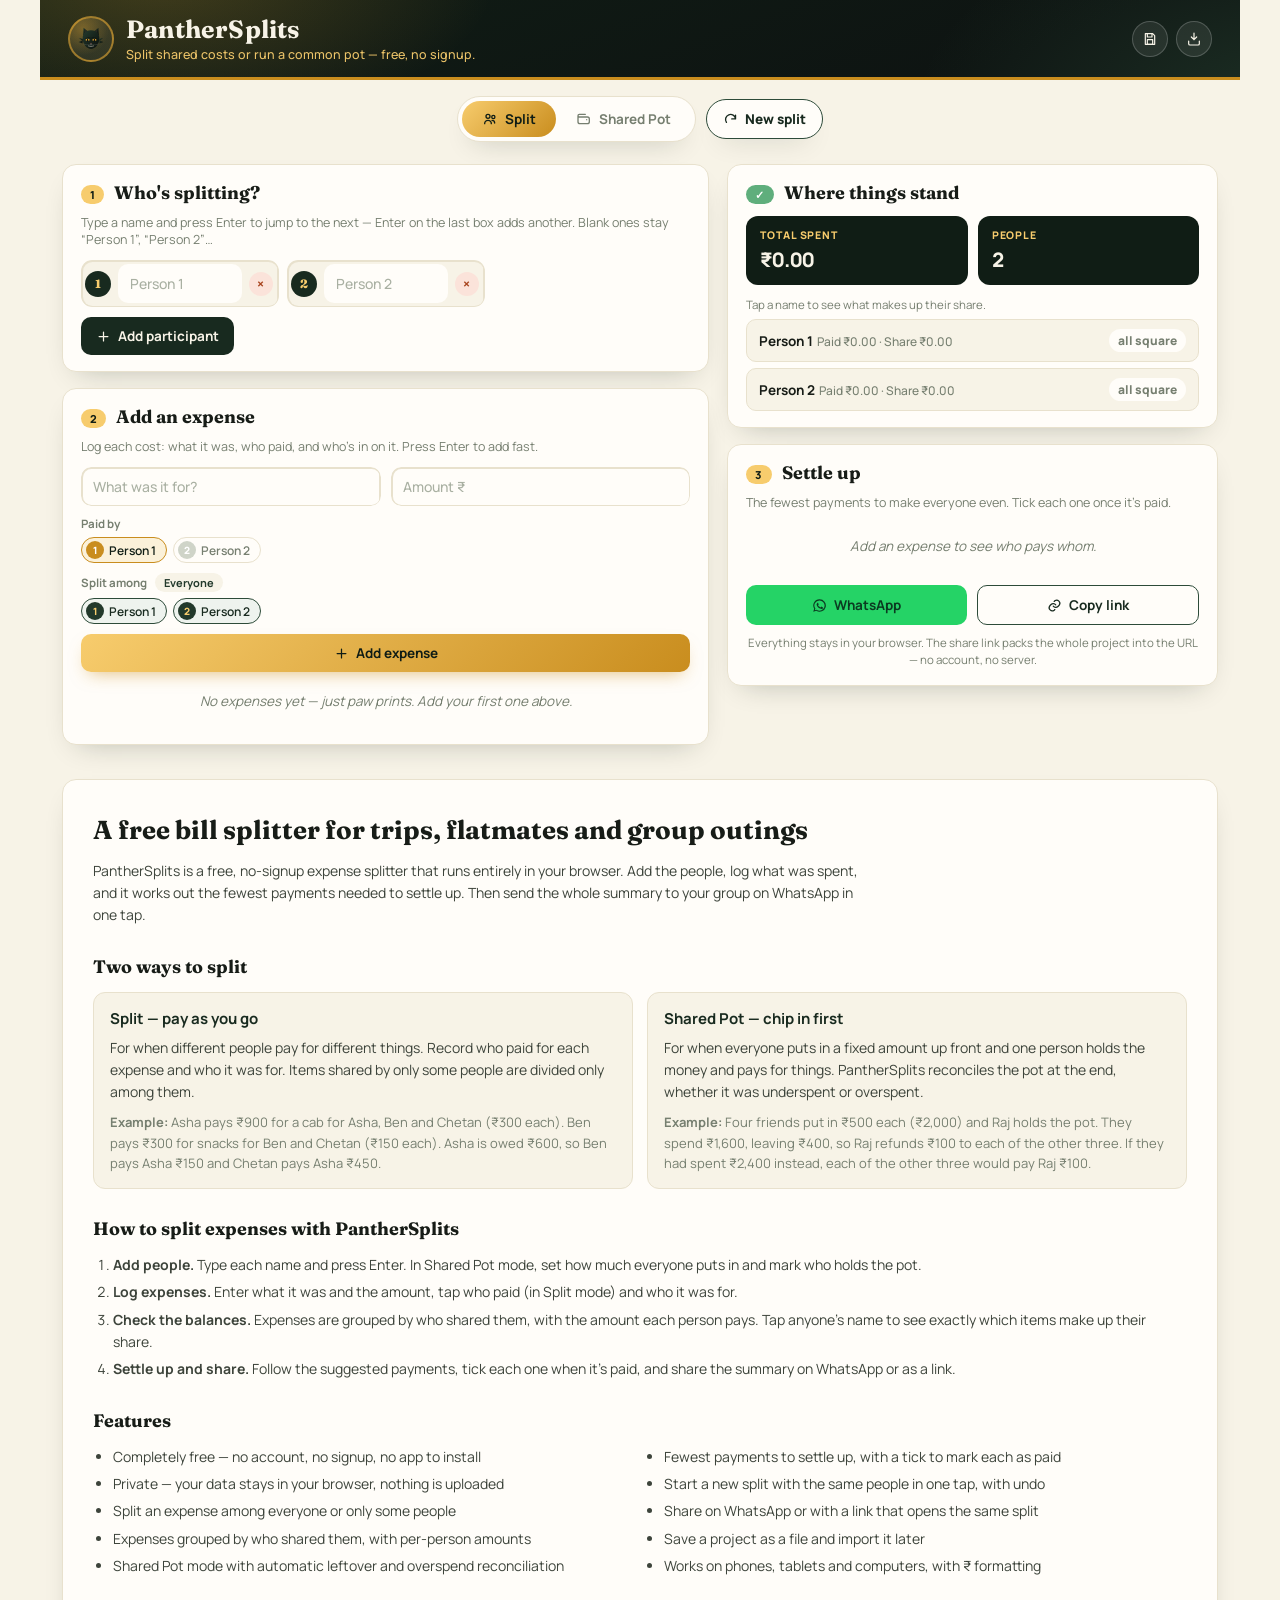
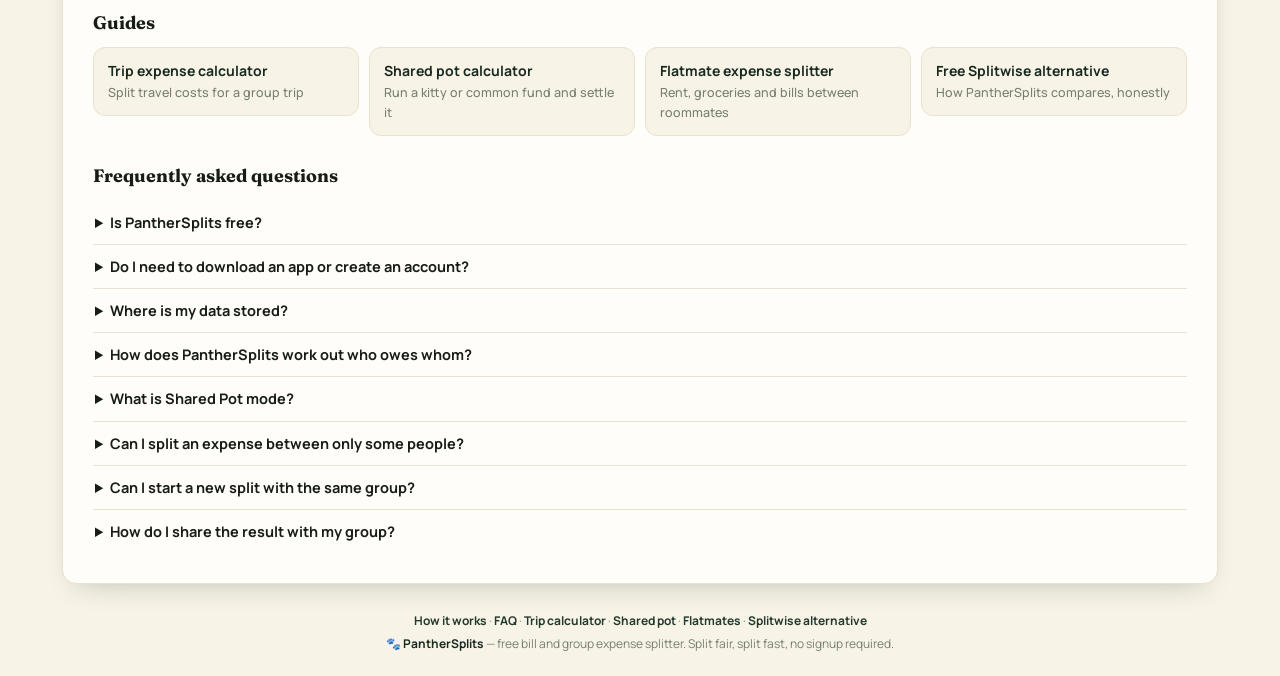
<file: index.html>
<!DOCTYPE html>
<html lang="en-IN">
<head>
<meta charset="UTF-8">
<meta name="viewport" content="width=device-width, initial-scale=1.0">
<meta name="theme-color" content="#132018">
<title>Free Bill &amp; Group Expense Splitter, No Signup | PantherSplits</title>
<meta name="description" content="Free bill &amp; group expense splitter for trips and flatmates. Split items, run a shared pot, settle up in the fewest payments. No signup. Share on WhatsApp.">
<meta name="robots" content="index, follow, max-image-preview:large, max-snippet:-1">
<meta name="application-name" content="PantherSplits">
<meta name="apple-mobile-web-app-title" content="PantherSplits">
<!-- SEO: replace https://panthersplits.com/ with your real site address in every .html file, robots.txt, sitemap.xml and llms.txt -->
<link rel="canonical" href="https://panthersplits.com/">

<!-- Open Graph / social previews (WhatsApp, Facebook, LinkedIn) -->
<meta property="og:type" content="website">
<meta property="og:site_name" content="PantherSplits">
<meta property="og:title" content="PantherSplits — Free Bill &amp; Group Expense Splitter">
<meta property="og:description" content="Split trip, flat and group expenses for free. Shared pot, per-item splits, fewest payments to settle up, WhatsApp sharing. No signup.">
<meta property="og:url" content="https://panthersplits.com/">
<meta property="og:image" content="https://panthersplits.com/og-image.png">
<meta property="og:image:width" content="1200">
<meta property="og:image:height" content="630">
<meta property="og:image:alt" content="PantherSplits panther logo with the text Free group expense splitter">
<meta property="og:locale" content="en_IN">
<meta name="twitter:card" content="summary_large_image">
<meta name="twitter:title" content="PantherSplits — Free Bill &amp; Group Expense Splitter">
<meta name="twitter:description" content="Split trip, flat and group expenses for free. Shared pot, per-item splits, fewest payments to settle up. No signup.">
<meta name="twitter:image" content="https://panthersplits.com/og-image.png">

<link rel="apple-touch-icon" href="apple-touch-icon.png">
<link rel="manifest" href="site.webmanifest">

<!-- Structured data for Google rich results and AI answer engines -->
<script type="application/ld+json">
{
 "@context":"https://schema.org",
 "@graph":[
  {
   "@type":"WebSite",
   "@id":"https://panthersplits.com/#website",
   "url":"https://panthersplits.com/",
   "name":"PantherSplits",
   "inLanguage":"en-IN",
   "description":"Free online bill and group expense splitter with a shared pot mode. No signup."
  },
  {
   "@type":"WebApplication",
   "@id":"https://panthersplits.com/#app",
   "name":"PantherSplits",
   "url":"https://panthersplits.com/",
   "image":"https://panthersplits.com/og-image.png",
   "applicationCategory":"FinanceApplication",
   "applicationSubCategory":"Expense splitter",
   "operatingSystem":"Any (runs in a web browser)",
   "browserRequirements":"Requires JavaScript",
   "inLanguage":"en-IN",
   "isAccessibleForFree":true,
   "offers":{"@type":"Offer","price":"0","priceCurrency":"INR"},
   "description":"PantherSplits splits group expenses for trips, flatmates, dinners and events. Record who paid, split each item among only the people who shared it, or collect a shared pot up front, then settle up with the fewest payments and share the result on WhatsApp. Data stays in the browser; no account is needed.",
   "featureList":[
    "Split mode: record who paid each expense and split it among everyone or only some people",
    "Shared Pot mode: everyone contributes up front, one person holds the pot, leftovers and overspends are reconciled",
    "Expenses grouped by who shared them, with the amount each person pays",
    "Tap anyone's balance to see exactly which items make up their share",
    "Fewest payments needed to settle up, with a tick to mark each payment as paid",
    "Start a new split with the same people in one tap, with undo",
    "Share a full summary on WhatsApp or as a link",
    "Save and import projects as a JSON file",
    "No signup, no account, data stays on your device",
    "Indian rupee (₹) formatting"
   ]
  },
  {
   "@type":"FAQPage",
   "@id":"https://panthersplits.com/#faq",
   "mainEntity":[
    {"@type":"Question","name":"Is PantherSplits free?","acceptedAnswer":{"@type":"Answer","text":"Yes. PantherSplits is completely free to use. There is no account, no signup and no subscription."}},
    {"@type":"Question","name":"Do I need to download an app or create an account?","acceptedAnswer":{"@type":"Answer","text":"No. It runs in any modern web browser on your phone or computer. Just open the page and start adding people and expenses."}},
    {"@type":"Question","name":"Where is my data stored?","acceptedAnswer":{"@type":"Answer","text":"Only in your own browser, on your device. Nothing is uploaded to a server. When you share a link, the whole project is packed into the link itself, so share it only with people you trust."}},
    {"@type":"Question","name":"How does PantherSplits work out who owes whom?","acceptedAnswer":{"@type":"Answer","text":"It adds up what each person paid and what each person's fair share is, then suggests the fewest payments needed to make everyone even."}},
    {"@type":"Question","name":"What is Shared Pot mode?","acceptedAnswer":{"@type":"Answer","text":"Use Shared Pot when everyone puts money in first, for example ₹500 each, and one person holds the pot and pays for things. PantherSplits then tells you how much the holder should refund if money is left over, or how much everyone should top up if the pot was overspent."}},
    {"@type":"Question","name":"Can I split an expense between only some people?","acceptedAnswer":{"@type":"Answer","text":"Yes. In both modes you can choose who each expense was for, so an item only a few people shared is divided only among them. Expenses are grouped by who shared them, with the amount each person pays."}},
    {"@type":"Question","name":"Can I start a new split with the same group?","acceptedAnswer":{"@type":"Answer","text":"Yes. Tap New split and choose Same people, clear expenses. Your group stays, the expenses are cleared, and you can undo it for a few seconds."}},
    {"@type":"Question","name":"How do I share the result with my group?","acceptedAnswer":{"@type":"Answer","text":"Tap WhatsApp to send a full summary of expenses and who pays whom, or tap Copy link to share a link that opens the same split in anyone's browser."}}
   ]
  }
 ]
}
</script>
<link rel="icon" type="image/svg+xml" href="data:image/svg+xml,%3Csvg xmlns='http://www.w3.org/2000/svg' viewBox='0 0 64 64'%3E%3Crect width='64' height='64' rx='16' fill='%23101a14'/%3E%3Cpath d='M15 24 L16 7 L29 18 Z' fill='%23080c09'/%3E%3Cpath d='M49 24 L48 7 L35 18 Z' fill='%23080c09'/%3E%3Cpath d='M32 13 C19 13 13 23 14 33 C15 44 23 53 32 54 C41 53 49 44 50 33 C51 23 45 13 32 13 Z' fill='%23080c09'/%3E%3Cpath d='M14 32 L4 29 L12 36 L4 39 L13 42 Z' fill='%23080c09'/%3E%3Cpath d='M50 32 L60 29 L52 36 L60 39 L51 42 Z' fill='%23080c09'/%3E%3Cpath d='M20 34 q5 -5 10 0 q-5 4 -10 0 Z' fill='%23f2b134'/%3E%3Cpath d='M44 34 q-5 -5 -10 0 q5 4 10 0 Z' fill='%23f2b134'/%3E%3Cellipse cx='24.5' cy='34.6' rx='1.5' ry='2.8' fill='%23111'/%3E%3Cellipse cx='39.5' cy='34.6' rx='1.5' ry='2.8' fill='%23111'/%3E%3Cpath d='M32 40 l-3 3.2 h6 Z' fill='%233c2b28'/%3E%3C/svg%3E">
<link rel="preconnect" href="https://fonts.googleapis.com">
<link rel="preconnect" href="https://fonts.gstatic.com" crossorigin>
<!-- fonts load without blocking the first paint (helps Core Web Vitals) -->
<link rel="preload" as="style" href="https://fonts.googleapis.com/css2?family=Fraunces:opsz,wght@9..144,600;9..144,700;9..144,900&family=Manrope:wght@400;500;600;700;800&display=swap" onload="this.onload=null;this.rel='stylesheet'">
<noscript><link rel="stylesheet" href="https://fonts.googleapis.com/css2?family=Fraunces:opsz,wght@9..144,600;9..144,700;9..144,900&family=Manrope:wght@400;500;600;700;800&display=swap"></noscript>
<style>
:root{
 --panther:#0e1412;
 --jungle-900:#101d15;
 --jungle-800:#182a1f;
 --jungle-700:#22392b;
 --jungle-600:#2d4b39;
 --amber:#f2b134;
 --amber-soft:#f7cc6d;
 --amber-deep:#c98d1e;
 --leaf:#5fae7c;
 --cream:#f7f3e7;
 --paper:#fffdf9;
 --ink:#171c17;
 --muted:#767f70;
 --line:#e8e1cd;
 --good:#2f8f57;
 --bad:#bf4a2c;
 --danger-bg:#fbe3da;
 --danger-ink:#a8451f;
 --radius:14px;
 --shadow:0 12px 28px -16px rgba(16,29,21,.30);
}
*{box-sizing:border-box}
html{scroll-behavior:smooth}
body{margin:0;background:var(--cream);color:var(--ink);font-family:'Manrope',-apple-system,BlinkMacSystemFont,'Segoe UI',Roboto,Arial,sans-serif;-webkit-font-smoothing:antialiased}
button{font-family:inherit}
h1,h2{font-family:'Fraunces',Georgia,serif;margin:0}
.app{max-width:1200px;margin:0 auto}

/* mode-scoped visibility */
body[data-mode="split"] .only-pool{display:none}
body[data-mode="pool"] .only-split{display:none}

/* ---------- header ---------- */
header.hero{
 background:
  radial-gradient(560px 260px at 10% -30%, rgba(242,177,52,.22), transparent 60%),
  radial-gradient(640px 340px at 105% 140%, rgba(95,174,122,.18), transparent 60%),
  linear-gradient(160deg,var(--jungle-900),var(--panther) 80%);
 border-bottom:3px solid var(--amber-deep);
 padding:14px clamp(16px,3vw,28px);
}
.hero-inner{display:flex;align-items:center;justify-content:space-between;gap:14px;flex-wrap:wrap}
.brand{display:flex;align-items:center;gap:12px}
.logo-wrap{
 width:46px;height:46px;flex:none;padding:7px;border-radius:50%;
 background:radial-gradient(circle at 30% 25%, rgba(242,177,52,.35), rgba(242,177,52,0) 62%), rgba(255,255,255,.06);
 border:2px solid rgba(242,177,52,.55);display:flex;align-items:center;justify-content:center;
}
.logo-wrap svg{width:100%;height:100%;display:block}
@keyframes eyeglow{0%,100%{filter:drop-shadow(0 0 0 rgba(242,177,52,.5))}50%{filter:drop-shadow(0 0 5px rgba(242,177,52,.95))}}
.logo-wrap .eye{animation:eyeglow 4.5s ease-in-out infinite}
@media (prefers-reduced-motion:reduce){.logo-wrap .eye{animation:none}}
.brand-text h1{color:var(--cream);font-size:clamp(20px,2.6vw,25px);font-weight:700;letter-spacing:.2px}
.brand-text p{margin:2px 0 0;color:var(--amber-soft);font-size:12.5px;font-weight:500;opacity:.95}
.hero-actions{display:flex;gap:8px}
.icon-btn-round{
 width:36px;height:36px;border-radius:50%;background:rgba(255,255,255,.08);
 border:1px solid rgba(255,255,255,.2);color:var(--cream);display:flex;align-items:center;justify-content:center;
 cursor:pointer;transition:background .15s ease,color .15s ease,transform .15s ease;
}
.icon-btn-round svg{width:16px;height:16px}
.icon-btn-round:hover{background:var(--amber);color:var(--jungle-900);border-color:var(--amber);transform:translateY(-1px)}
.icon-btn-round:active{transform:translateY(0)}
.install-btn{display:inline-flex;align-items:center;gap:6px;height:36px;padding:0 14px;border-radius:999px;border:1px solid rgba(242,177,52,.6);background:rgba(242,177,52,.14);color:var(--amber-soft);font-weight:800;font-size:13px;cursor:pointer;transition:background .15s,color .15s}
.install-btn svg{width:15px;height:15px}
.install-btn:hover{background:var(--amber);color:var(--jungle-900)}
.install-btn[hidden]{display:none}

/* ---------- mode toggle + new split ---------- */
.mode-bar{display:flex;justify-content:center;align-items:center;gap:10px;flex-wrap:wrap;padding:16px 16px 0}
.seg{display:inline-flex;background:var(--paper);border:1px solid var(--line);border-radius:999px;padding:4px;box-shadow:var(--shadow)}
.seg button{border:0;background:transparent;padding:9px 20px;border-radius:999px;font-weight:700;font-size:13.5px;color:var(--muted);cursor:pointer;display:inline-flex;align-items:center;gap:7px;transition:background .15s,color .15s}
.seg button svg{width:16px;height:16px}
.seg button.active{background:linear-gradient(135deg,var(--amber-soft),var(--amber-deep));color:var(--jungle-900)}
.newsplit{position:relative}
.btn-new{display:inline-flex;align-items:center;gap:7px;border:1.5px solid var(--jungle-600);background:var(--paper);color:var(--jungle-800);font-weight:800;font-size:13.5px;padding:10px 16px;border-radius:999px;cursor:pointer;box-shadow:var(--shadow);transition:background .15s,color .15s}
.btn-new svg{width:15px;height:15px}
.btn-new:hover,.btn-new[aria-expanded="true"]{background:var(--jungle-800);color:var(--cream)}
.new-menu{position:absolute;top:calc(100% + 8px);right:0;z-index:60;width:270px;background:var(--paper);border:1px solid var(--line);border-radius:14px;box-shadow:0 18px 40px -14px rgba(16,29,21,.4);padding:6px}
.new-menu[hidden]{display:none}
.new-menu button{display:block;width:100%;text-align:left;border:0;background:transparent;border-radius:10px;padding:10px 12px;cursor:pointer;color:var(--ink)}
.new-menu button:hover,.new-menu button:focus-visible{background:var(--cream);outline:none}
.new-menu strong{display:block;font-size:13.5px}
.new-menu span{display:block;font-size:12px;color:var(--muted);margin-top:2px}

/* ---------- layout ---------- */
main{padding:clamp(14px,2.4vw,22px)}
.layout{display:grid;grid-template-columns:1.32fr 1fr;gap:18px;align-items:start}
.col{display:flex;flex-direction:column;gap:16px}
.col-side{position:sticky;top:14px}
@media (max-width:980px){
 .layout{grid-template-columns:1fr}
 .col-side{position:static}
}

.card{background:var(--paper);border:1px solid var(--line);border-radius:var(--radius);padding:16px 18px;box-shadow:var(--shadow)}
.card-head{display:flex;align-items:baseline;gap:10px;margin-bottom:12px;flex-wrap:wrap}
.step-badge{font-size:11px;font-weight:800;letter-spacing:.04em;color:var(--jungle-900);background:var(--amber-soft);border-radius:999px;padding:2px 9px;flex:none}
.card-head h2{font-size:18px;font-weight:700;color:var(--ink)}
.card-head .hint{width:100%;margin:0;font-size:12.5px;color:var(--muted)}

/* ---------- fields ---------- */
.field{position:relative;display:block;border-radius:10px}
.field::before,.field::after{
 content:"";position:absolute;inset:0;border-radius:inherit;padding:1.5px;
 -webkit-mask:linear-gradient(#000 0 0) content-box,linear-gradient(#000 0 0);
 -webkit-mask-composite:xor;mask-composite:exclude;pointer-events:none;
}
.field::before{background:var(--line);transition:opacity .22s ease,background .22s ease}
.field::after{background:linear-gradient(120deg,var(--leaf),var(--amber-soft) 55%,var(--amber-deep));opacity:0;transition:opacity .22s ease}
.field:focus-within::before{opacity:0}
.field:focus-within::after{opacity:1}
.field.invalid::before{background:var(--bad);opacity:1}
.field.invalid::after{opacity:0}

input[type=text],input[type=number],input:not([type]),select{
 width:100%;padding:10px 12px;border:none;border-radius:10px;
 font-size:14px;background:var(--paper);color:var(--ink);font-family:'Manrope',sans-serif;
}
input::placeholder{color:#a9b0a2;font-weight:500}
input:focus,select:focus{outline:none}
select{appearance:none;-webkit-appearance:none;padding-right:30px;cursor:pointer;
 background-image:url("data:image/svg+xml,%3Csvg xmlns='http://www.w3.org/2000/svg' viewBox='0 0 20 20' fill='none' stroke='%23767f70' stroke-width='2' stroke-linecap='round' stroke-linejoin='round'%3E%3Cpath d='M5 8l5 5 5-5'/%3E%3C/svg%3E");
 background-repeat:no-repeat;background-position:right 9px center;background-size:15px}
.mt10{margin-top:10px}
.form-error{color:var(--bad);font-size:12.5px;font-weight:700;margin:8px 2px 0}
.form-error[hidden]{display:none}

/* ---------- buttons ---------- */
.btn{border:0;border-radius:10px;padding:10px 15px;font-weight:700;
 cursor:pointer;font-size:13.5px;display:inline-flex;align-items:center;gap:7px;justify-content:center;
 transition:transform .12s ease,box-shadow .12s ease,background .12s ease;white-space:nowrap}
.btn:active{transform:translateY(1px)}
.btn svg{width:15px;height:15px;flex:none}
.btn-sm{padding:7px 11px;font-size:12.5px}
.btn-primary{background:linear-gradient(135deg,var(--amber-soft),var(--amber-deep));color:var(--jungle-900);box-shadow:0 8px 18px -8px rgba(201,141,30,.6)}
.btn-primary:hover{box-shadow:0 10px 22px -8px rgba(201,141,30,.75)}
.btn-ghost{background:var(--jungle-800);color:var(--cream)}
.btn-ghost:hover{background:var(--jungle-700)}
.btn-outline{background:var(--paper);color:var(--jungle-800);border:1.5px solid var(--jungle-600)}
.btn-outline:hover{background:var(--jungle-900);color:var(--cream);border-color:var(--jungle-900)}
.btn-whatsapp{background:#25D366;color:#0b3b21}
.btn-whatsapp:hover{background:#20bd5a}

/* ---------- pool controls ---------- */
.pool-controls{margin-bottom:12px}
.pool-default{display:flex;align-items:center;gap:9px;flex-wrap:wrap;background:var(--cream);border:1px solid var(--line);border-radius:11px;padding:9px 11px}
.pd-label{font-weight:700;font-size:13px;color:var(--jungle-800)}
.pd-hint{font-size:12px;color:var(--muted)}
.rs-field{display:inline-flex;align-items:center;gap:2px;background:var(--paper);border:1px solid var(--line);border-radius:9px;padding:3px 9px}
.rs-field i{font-style:normal;color:var(--muted);font-size:13px}
.rs-field input{width:74px;border:0;background:transparent;padding:5px 0;font-size:14px;font-weight:700}

/* ---------- participants ---------- */
.p-grid{display:grid;grid-template-columns:repeat(auto-fill,minmax(160px,1fr));gap:8px}
body[data-mode="pool"] .p-grid{grid-template-columns:repeat(auto-fill,minmax(300px,1fr))}
.pot-row .p-input{min-width:70px}
.p-row{position:relative;display:flex;align-items:center;gap:7px;background:var(--cream);border-radius:11px;padding:4px 6px 4px 4px}
.p-row::before,.p-row::after{
 content:"";position:absolute;inset:0;border-radius:inherit;padding:1.5px;
 -webkit-mask:linear-gradient(#000 0 0) content-box,linear-gradient(#000 0 0);
 -webkit-mask-composite:xor;mask-composite:exclude;pointer-events:none;
}
.p-row::before{background:var(--line);transition:opacity .22s ease}
.p-row::after{background:linear-gradient(120deg,var(--leaf),var(--amber-soft) 55%,var(--amber-deep));opacity:0;transition:opacity .22s ease}
.p-row:focus-within::before{opacity:0}
.p-row:focus-within::after{opacity:1}
.p-row.is-collector::before{opacity:0}
.p-row.is-collector::after{opacity:1;background:linear-gradient(120deg,var(--amber-soft),var(--amber-deep))}
.p-avatar{width:26px;height:26px;border-radius:50%;background:var(--jungle-800);color:var(--amber-soft);display:flex;align-items:center;justify-content:center;font-weight:800;font-size:12px;flex:none;font-family:'Fraunces',serif}
.p-input{border:none;background:transparent;flex:1;min-width:0;padding:6px 2px;font-size:14px;color:var(--ink)}
.p-input:focus{outline:none;box-shadow:none;border:none}
.star{width:24px;height:24px;border:0;background:transparent;color:#c9c2ab;cursor:pointer;font-size:16px;flex:none;line-height:1;padding:0}
.star:hover{color:var(--amber-deep)}
.p-row.is-collector .star{color:var(--amber-deep)}
.contrib{display:inline-flex;align-items:center;gap:1px;background:var(--paper);border:1px solid var(--line);border-radius:8px;padding:1px 8px;flex:none}
.contrib i{font-style:normal;color:var(--muted);font-size:12px}
.contrib input.c-input{width:62px;border:0;background:transparent;font-size:13.5px;text-align:right;padding:5px 0;color:var(--ink);font-weight:700}
.custom-tag{border:0;background:#fbeccb;color:var(--amber-deep);font-size:10px;font-weight:800;text-transform:uppercase;letter-spacing:.03em;border-radius:999px;padding:3px 7px;cursor:pointer;flex:none}
.custom-tag:hover{background:var(--amber-deep);color:#fff}
.p-row:not(.is-custom) .custom-tag{display:none}

.icon-btn{width:24px;height:24px;border-radius:50%;border:0;flex:none;cursor:pointer;font-size:14px;line-height:1;display:flex;align-items:center;justify-content:center;font-weight:700;transition:background .12s,color .12s}
.icon-btn svg{width:12.5px;height:12.5px}
.danger-btn{background:var(--danger-bg);color:var(--danger-ink)}
.danger-btn:hover{background:var(--danger-ink);color:#fff}

/* ---------- chips ---------- */
.chips-label{display:block;font-size:11.5px;font-weight:700;color:var(--muted);margin:10px 0 6px}
.all-toggle{border:0;background:var(--cream);color:var(--jungle-700);font-weight:700;border-radius:999px;padding:2px 9px;font-size:11px;cursor:pointer;margin-left:6px}
.all-toggle:hover{background:var(--jungle-700);color:#fff}
.chips{display:flex;flex-wrap:wrap;gap:6px}
.chip{display:inline-flex;align-items:center;gap:5px;border:1.5px solid var(--line);background:var(--paper);border-radius:999px;padding:3px 10px 3px 4px;font-size:12px;font-weight:600;color:var(--muted);cursor:pointer;transition:background .12s,color .12s,border-color .12s}
.chip .dot{width:18px;height:18px;border-radius:50%;background:#cfd4c8;color:#fff;display:flex;align-items:center;justify-content:center;font-size:10px;font-weight:800}
.chip.on{border-color:var(--jungle-600);color:var(--jungle-800);background:#eef3ee}
.chip.on .dot{background:var(--jungle-700);color:var(--amber-soft)}
.payer .chip.on{border-color:var(--amber-deep);background:#fbf1d9;color:var(--jungle-900)}
.payer .chip.on .dot{background:var(--amber-deep);color:#fff}

/* ---------- expenses ---------- */
.list-bar{display:flex;align-items:center;justify-content:space-between;gap:10px;margin-top:16px;padding-top:12px;border-top:1px solid var(--line)}
.list-bar[hidden]{display:none}
.list-title{font-size:12px;font-weight:800;text-transform:uppercase;letter-spacing:.07em;color:var(--muted)}
.mini-seg{display:inline-flex;background:var(--cream);border:1px solid var(--line);border-radius:999px;padding:2px}
.mini-seg button{border:0;background:transparent;font-size:12px;font-weight:700;color:var(--muted);padding:4px 11px;border-radius:999px;cursor:pointer}
.mini-seg button.active{background:var(--jungle-800);color:var(--cream)}
.e-row{display:flex;align-items:center;gap:10px;padding:9px 2px;border-bottom:1px solid var(--line)}
.e-row:last-child{border-bottom:none}
.e-main{flex:1;min-width:0}
.e-desc{font-weight:700;color:var(--ink);font-size:14.5px}
.e-meta{font-size:12px;color:var(--muted);margin-top:1px}
.e-meta strong{color:var(--jungle-800)}
.e-meta .each{color:var(--jungle-700);font-weight:700}
.e-amount{font-weight:800;color:var(--jungle-800);font-size:14.5px;white-space:nowrap;font-variant-numeric:tabular-nums}
.edit-btn{background:#eaf0ec;color:var(--jungle-700)}
.edit-btn:hover{background:var(--jungle-700);color:#fff}

.pot-group{border:1px solid var(--line);border-radius:12px;margin-top:8px;background:var(--paper);overflow:hidden}
.pot-head{display:flex;align-items:center;gap:10px;width:100%;border:0;background:var(--cream);padding:10px 12px;cursor:pointer;text-align:left;color:var(--ink)}
.pot-head:hover{background:#f1ead6}
.pot-name{flex:1;min-width:0;font-weight:800;font-size:13.5px}
.pot-count{color:var(--muted);font-weight:600}
.pot-sum{font-weight:800;font-size:13.5px;white-space:nowrap;font-variant-numeric:tabular-nums}
.pot-each{color:var(--jungle-700);font-weight:700;font-size:12px}
.chev{color:var(--muted);transition:transform .15s;font-size:12px}
.pot-group.open .chev{transform:rotate(180deg)}
.pot-items{padding:0 12px}

.e-row-edit{display:flex;flex-wrap:wrap;gap:7px;padding:9px 2px;border-bottom:1px solid var(--line);align-items:center}
.e-row-edit:last-child{border-bottom:none}
.e-edit-desc{flex:2 1 130px}
.e-edit-amount{flex:1 1 90px}
.e-edit-paidby{flex:1 1 110px}
.e-edit-actions{display:flex;gap:6px;flex:none;margin-left:auto}
.edit-chips-wrap{flex:1 1 100%}
.edit-chips-wrap .chips-label{margin:4px 0 6px}
.save-btn{background:#e4f4e9;color:var(--good)}
.save-btn:hover{background:var(--good);color:#fff}
.cancel-btn{background:var(--line);color:var(--muted)}
.cancel-btn:hover{background:var(--muted);color:#fff}

.empty{text-align:center;color:var(--muted);padding:18px 10px;font-style:italic;font-size:13.5px}
.expenses-scroll{max-height:360px;overflow-y:auto;margin-top:2px}
.expenses-scroll::-webkit-scrollbar,.balances-scroll::-webkit-scrollbar,.settle-scroll::-webkit-scrollbar{width:7px}
.expenses-scroll::-webkit-scrollbar-thumb,.balances-scroll::-webkit-scrollbar-thumb,.settle-scroll::-webkit-scrollbar-thumb{background:var(--line);border-radius:6px}

/* ---------- summary ---------- */
.stats-grid{display:grid;grid-template-columns:1fr 1fr;gap:10px;margin-bottom:12px}
.stat{background:var(--jungle-900);border-radius:12px;padding:12px 14px}
.stat .label{font-size:10.5px;text-transform:uppercase;letter-spacing:.08em;color:var(--amber-soft);font-weight:800}
.stat .value{font-size:20px;font-weight:800;margin-top:4px;color:var(--cream);font-variant-numeric:tabular-nums;letter-spacing:-.2px}
.pot-status{padding:10px 13px;border-radius:11px;font-weight:800;font-size:13.5px;text-align:center;margin-bottom:12px}
.pot-status.good{background:#e4f4e9;color:var(--good)}
.pot-status.bad{background:var(--danger-bg);color:var(--bad)}

.balances-scroll{max-height:340px;overflow-y:auto}
.bal-hint{font-size:11.5px;color:var(--muted);margin:0 0 7px}
.balance{border-radius:10px;background:var(--cream);border:1px solid var(--line);margin-bottom:6px}
.balance:last-child{margin-bottom:0}
.bal-top{display:flex;align-items:center;justify-content:space-between;gap:10px;padding:9px 12px;width:100%;border:0;background:transparent;cursor:pointer;text-align:left;color:var(--ink);border-radius:10px}
.bal-top:hover{background:#f1ead6}
.balance .who{font-weight:700;font-size:13.5px}
.balance .paid{color:var(--muted);font-weight:500;font-size:12px;margin-left:4px}
.mini-badge{font-size:9.5px;font-weight:800;color:var(--amber-deep);background:#fbeccb;border-radius:999px;padding:2px 7px;margin-left:6px;text-transform:uppercase;letter-spacing:.03em}
.tag{font-weight:800;font-size:12px;padding:3px 9px;border-radius:999px;white-space:nowrap}
.tag.good{color:var(--good);background:#e4f4e9}
.tag.bad{color:var(--bad);background:var(--danger-bg)}
.tag.zero{color:var(--muted);background:var(--paper)}
.bd{padding:2px 12px 11px;font-size:12.5px;color:#3d443b}
.bd-title{font-size:10.5px;font-weight:800;text-transform:uppercase;letter-spacing:.07em;color:var(--muted);margin:8px 0 3px}
.bd-line{display:flex;justify-content:space-between;gap:10px;padding:2px 0;font-variant-numeric:tabular-nums}
.bd-line.total{border-top:1px dashed var(--line);margin-top:3px;padding-top:5px;font-weight:800}
.bd-note{margin-top:7px;padding:7px 9px;border-radius:8px;background:var(--paper);font-weight:700}

/* ---------- settle ---------- */
.settle-scroll{max-height:280px;overflow-y:auto}
.settle-summary{font-size:12px;color:var(--muted);font-weight:700;margin:-4px 0 8px}
.settle-row{display:flex;align-items:center;gap:10px;padding:10px 13px;background:var(--cream);border:1px solid var(--line);border-left:4px solid var(--amber-deep);border-radius:10px;margin-bottom:8px;cursor:pointer}
.settle-row:last-child{margin-bottom:0}
.settle-row input{width:18px;height:18px;accent-color:var(--good);flex:none;cursor:pointer;margin:0}
.settle-flow{flex:1;min-width:0;font-size:13.5px}
.settle-flow .who{font-weight:700;color:var(--ink)}
.settle-flow .pays{color:var(--muted);font-weight:500;margin:0 3px}
.settle-amt{font-weight:800;color:var(--jungle-800);font-variant-numeric:tabular-nums;white-space:nowrap}
.settle-row.done{border-left-color:var(--good);background:#eef5ef}
.settle-row.done .settle-flow,.settle-row.done .settle-amt{text-decoration:line-through;opacity:.55}
.share-actions{display:flex;gap:10px;margin-top:12px}
.share-actions .btn{flex:1}
.notice{font-size:11.5px;color:var(--muted);margin-top:9px;line-height:1.5;text-align:center}

/* ---------- toast ---------- */
.toast{position:fixed;left:50%;bottom:22px;transform:translateX(-50%);z-index:100;display:flex;align-items:center;gap:14px;background:var(--jungle-900);color:var(--cream);padding:11px 12px 11px 16px;border-radius:12px;box-shadow:0 18px 40px -12px rgba(0,0,0,.45);font-size:13.5px;font-weight:600;max-width:calc(100% - 24px)}
.toast[hidden]{display:none}
.toast button{border:0;background:transparent;color:var(--amber-soft);font-weight:800;font-size:13.5px;cursor:pointer;padding:4px 6px;border-radius:6px}
.toast button:hover{background:rgba(255,255,255,.08)}
.toast .toast-x{color:#9aa596;font-size:16px}

/* ---------- mobile settle bar ---------- */
.mobile-bar{display:none}
@media (max-width:980px){
 .mobile-bar:not([hidden]){display:flex;position:fixed;left:0;right:0;bottom:0;z-index:90;align-items:center;gap:10px;padding:10px 14px calc(10px + env(safe-area-inset-bottom));background:var(--paper);border-top:1px solid var(--line);box-shadow:0 -10px 24px -16px rgba(16,29,21,.35)}
 .mb-info{flex:1;border:0;background:transparent;text-align:left;font-weight:800;font-size:13.5px;color:var(--jungle-800);cursor:pointer;padding:6px 0}
 footer.site-footer{padding-bottom:90px}
 .toast{bottom:84px}
}

footer.site-footer{text-align:center;color:var(--muted);font-size:12px;padding:6px 10px 24px}
footer.site-footer strong{color:var(--jungle-800)}
footer.site-footer nav{margin-bottom:6px}
footer.site-footer a{color:var(--jungle-700);font-weight:700;text-decoration:none}
footer.site-footer a:hover{text-decoration:underline}

/* ---------- static guide (SEO / AI-readable) ---------- */
.guide{margin-top:34px;background:var(--paper);border:1px solid var(--line);border-radius:var(--radius);padding:clamp(18px,3vw,30px);box-shadow:var(--shadow);line-height:1.6}
.guide h2{font-size:clamp(20px,2.4vw,26px);color:var(--ink)}
.guide h3{font-family:'Fraunces',Georgia,serif;font-size:18px;margin:26px 0 10px;color:var(--ink)}
.guide h4{margin:0 0 6px;font-size:15px;color:var(--jungle-800)}
.guide p,.guide li{font-size:14px;color:#3d443b}
.guide a{color:var(--jungle-700);font-weight:700}
.guide-lede{margin:8px 0 0;max-width:780px}
.guide-grid{display:grid;grid-template-columns:1fr 1fr;gap:14px}
.guide-card{background:var(--cream);border:1px solid var(--line);border-radius:12px;padding:14px 16px}
.guide-card p{margin:0 0 8px}
.guide-card .example{margin:0;font-size:13px;color:var(--muted)}
.guide-steps,.guide-features{margin:0;padding-left:20px}
.guide-steps li,.guide-features li{margin-bottom:5px}
.guide-features{columns:2;column-gap:28px}
.guide-links{display:grid;grid-template-columns:repeat(auto-fill,minmax(230px,1fr));gap:10px;list-style:none;padding:0;margin:0}
.guide-links a{display:block;background:var(--cream);border:1px solid var(--line);border-radius:12px;padding:12px 14px;text-decoration:none;color:var(--ink)}
.guide-links a:hover{border-color:var(--jungle-600)}
.guide-links strong{display:block;font-size:14px;color:var(--jungle-800)}
.guide-links span{display:block;font-size:12.5px;color:var(--muted);font-weight:500}
.faq details{border-bottom:1px solid var(--line);padding:10px 2px}
.faq details:last-child{border-bottom:none}
.faq summary{cursor:pointer;font-weight:700;font-size:14.5px;color:var(--ink)}
.faq details p{margin:6px 0 0}
.noscript{background:var(--danger-bg);color:var(--danger-ink);text-align:center;padding:10px;font-weight:700;font-size:13.5px}
@media (max-width:700px){.guide-grid{grid-template-columns:1fr}.guide-features{columns:1}}

@media (max-width:560px){
 .row-2{grid-template-columns:1fr}
 .share-actions{flex-direction:column}
 .card{padding:15px}
 .new-menu{right:auto;left:50%;transform:translateX(-50%)}
}
.row-2{display:grid;grid-template-columns:1fr 1fr;gap:10px}
</style>
</head>
<body data-mode="split">
<noscript><div class="noscript">PantherSplits needs JavaScript to calculate splits. Please enable it in your browser — the guide below still explains how it works.</div></noscript>
<div class="app">

<header class="hero">
 <div class="hero-inner">
  <div class="brand">
   <span class="logo-wrap" aria-hidden="true">
    <svg viewBox="0 0 64 64">
     <defs><linearGradient id="furGrad" x1="0" y1="0" x2="1" y2="1"><stop offset="0" stop-color="#243a2d"/><stop offset="1" stop-color="#0a0f0c"/></linearGradient></defs>
     <path d="M14 24 L15 6 L29 18 Z" fill="url(#furGrad)"/>
     <path d="M50 24 L49 6 L35 18 Z" fill="url(#furGrad)"/>
     <path d="M18 20 L18.6 10 L25 18 Z" fill="#3c2b28" opacity=".55"/>
     <path d="M46 20 L45.4 10 L39 18 Z" fill="#3c2b28" opacity=".55"/>
     <path d="M32 12 C18 12 12 22 13 33 C14 44 22 54 32 55 C42 54 50 44 51 33 C52 22 46 12 32 12 Z" fill="url(#furGrad)"/>
     <path d="M13.5 32 L4 29 L11.5 36 L3.5 39 L12.5 42 Z" fill="url(#furGrad)"/>
     <path d="M50.5 32 L60 29 L52.5 36 L60.5 39 L51.5 42 Z" fill="url(#furGrad)"/>
     <path d="M20 31 q5.5 -4.5 10.5 -1.5" stroke="#0a0f0c" stroke-width="1.3" fill="none" stroke-linecap="round" opacity=".8"/>
     <path d="M44 31 q-5.5 -4.5 -10.5 -1.5" stroke="#0a0f0c" stroke-width="1.3" fill="none" stroke-linecap="round" opacity=".8"/>
     <path class="eye" d="M19 34 q5.2 -5.2 10.4 0 q-5.2 4.4 -10.4 0 Z" fill="#f2b134"/>
     <path class="eye" d="M45 34 q-5.2 -5.2 -10.4 0 q5.2 4.4 10.4 0 Z" fill="#f2b134"/>
     <ellipse cx="24.2" cy="34.6" rx="1.6" ry="3.1" fill="#141110"/>
     <ellipse cx="39.8" cy="34.6" rx="1.6" ry="3.1" fill="#141110"/>
     <path d="M32 40 l-3.2 3.3 h6.4 Z" fill="#4a3430"/>
     <path d="M32 43.3 v2.4 M26 48 q6 3.2 12 0" stroke="#e9e4d8" stroke-width="1.2" fill="none" stroke-linecap="round" opacity=".85"/>
     <path d="M30 45 q-9 1 -14 -1 M34 45 q9 1 14 -1" stroke="#e9e4d8" stroke-width=".7" fill="none" stroke-linecap="round" opacity=".4"/>
    </svg>
   </span>
   <div class="brand-text">
    <h1>PantherSplits</h1>
    <p>Split shared costs or run a common pot — free, no signup.</p>
   </div>
  </div>
  <div class="hero-actions">
   <button type="button" class="install-btn" id="installBtn" onclick="installApp()" hidden>
    <svg viewBox="0 0 24 24" fill="none" stroke="currentColor" stroke-width="2" stroke-linecap="round" stroke-linejoin="round"><path d="M12 3v12m0 0l-4-4m4 4l4-4"/><rect x="4" y="17" width="16" height="4" rx="1.5"/></svg>
    Install app
   </button>
   <button class="icon-btn-round" onclick="saveProject()" title="Save project to a file" aria-label="Save project to a file">
    <svg viewBox="0 0 24 24" fill="none" stroke="currentColor" stroke-width="1.8" stroke-linecap="round" stroke-linejoin="round"><path d="M5 4h11l3 3v13H5V4z"/><path d="M8 4v5h7V4"/><path d="M8 13h8v7H8z"/></svg>
   </button>
   <button class="icon-btn-round" onclick="document.getElementById('importFile').click()" title="Import project from a file" aria-label="Import project from a file">
    <svg viewBox="0 0 24 24" fill="none" stroke="currentColor" stroke-width="1.8" stroke-linecap="round" stroke-linejoin="round"><path d="M12 3v10m0 0l-4-4m4 4l4-4"/><path d="M4 15v4a2 2 0 002 2h12a2 2 0 002-2v-4"/></svg>
   </button>
   <input id="importFile" type="file" accept=".json,application/json" style="display:none" onchange="importProject(event)">
  </div>
 </div>
</header>

<div class="mode-bar">
 <div class="seg" role="group" aria-label="Choose how to split">
  <button type="button" id="segSplit" aria-pressed="true" onclick="setMode('split')">
   <svg viewBox="0 0 24 24" fill="none" stroke="currentColor" stroke-width="2" stroke-linecap="round" stroke-linejoin="round"><circle cx="9" cy="8" r="3"/><circle cx="17" cy="9" r="2.4"/><path d="M4 19c0-3 2.5-5 5-5s5 2 5 5"/><path d="M15 14c2.2 0 4 1.6 4 4"/></svg>
   Split
  </button>
  <button type="button" id="segPool" aria-pressed="false" onclick="setMode('pool')">
   <svg viewBox="0 0 24 24" fill="none" stroke="currentColor" stroke-width="2" stroke-linecap="round" stroke-linejoin="round"><path d="M4 9h13a3 3 0 013 3v4a3 3 0 01-3 3H6a3 3 0 01-3-3V7a2 2 0 012-2h9"/><path d="M16 13h.01"/></svg>
   Shared Pot
  </button>
 </div>
 <div class="newsplit">
  <button type="button" class="btn-new" id="newBtn" aria-haspopup="true" aria-expanded="false" aria-controls="newMenu" onclick="toggleNewMenu()">
   <svg viewBox="0 0 24 24" fill="none" stroke="currentColor" stroke-width="2.2" stroke-linecap="round" stroke-linejoin="round"><path d="M20 11A8 8 0 105.5 16.5M20 11V5M20 11h-6"/></svg>
   New split
  </button>
  <div class="new-menu" id="newMenu" hidden>
   <button type="button" onclick="newSplit(true)"><strong>Same people, clear expenses</strong><span>Keep the group, start a fresh split</span></button>
   <button type="button" onclick="newSplit(false)"><strong>Clear everything</strong><span>New people and new expenses</span></button>
  </div>
 </div>
</div>

<main>
<div class="layout">

 <div class="col col-main">
  <section class="card">
   <div class="card-head">
    <span class="step-badge">1</span>
    <h2 id="step1title">Who's splitting?</h2>
    <p class="hint" id="step1hint">Type a name and press Enter to jump to the next — Enter on the last box adds another. Blank ones stay “Person 1”, “Person 2”…</p>
   </div>
   <div id="poolControls" class="only-pool pool-controls">
    <div class="pool-default">
     <span class="pd-label">Everyone puts in</span>
     <span class="rs-field"><i>₹</i><input id="poolDefault" type="number" min="0" step="1" onkeydown="blockBadNumberKeys(event)" oninput="updatePoolDefault(this.value)" aria-label="Amount everyone puts in"></span>
     <span class="pd-hint">Change it here to update everyone. Edit a person's amount to set a custom one.</span>
    </div>
   </div>
   <div class="p-grid" id="participants"></div>
   <button class="btn btn-ghost mt10" onclick="addParticipant(true)">
    <svg viewBox="0 0 24 24" fill="none" stroke="currentColor" stroke-width="2" stroke-linecap="round"><path d="M12 5v14M5 12h14"/></svg>
    Add participant
   </button>
  </section>

  <section class="card">
   <div class="card-head">
    <span class="step-badge">2</span>
    <h2 id="step2title">Add an expense</h2>
    <p class="hint" id="step2hint">Log each cost: what it was, who paid, and who's in on it. Press Enter to add fast.</p>
   </div>
   <div class="row-2">
    <span class="field"><input id="desc" placeholder="What was it for?" maxlength="60" aria-label="Expense description" oninput="clearFormError()" onkeydown="if(event.key==='Enter')addExpense()"></span>
    <span class="field"><input id="amount" type="number" min="0.01" max="10000000" step="0.01" placeholder="Amount ₹" onkeydown="blockBadNumberKeys(event);if(event.key==='Enter')addExpense()" oninput="clampAmountInput(this);clearFormError()" aria-label="Amount"></span>
   </div>
   <div class="only-split payer">
    <span class="chips-label">Paid by</span>
    <div class="chips" id="payerChips" role="group" aria-label="Paid by"></div>
   </div>
   <div id="shareChipsWrap">
    <span class="chips-label" id="shareChipsLabel">Split among <button type="button" class="all-toggle" onclick="selectAllShare()">Everyone</button></span>
    <div class="chips" id="shareChips" role="group" aria-label="Who it was for"></div>
   </div>
   <p class="form-error" id="formError" role="alert" hidden></p>
   <button class="btn btn-primary mt10" style="width:100%" onclick="addExpense()">
    <svg viewBox="0 0 24 24" fill="none" stroke="currentColor" stroke-width="2" stroke-linecap="round"><path d="M12 5v14M5 12h14"/></svg>
    Add expense
   </button>
   <div class="list-bar" id="listBar" hidden>
    <span class="list-title" id="listTitle">Expenses</span>
    <div class="mini-seg" role="group" aria-label="Arrange expenses">
     <button type="button" id="viewGroup" onclick="setListView('pot')">By group</button>
     <button type="button" id="viewTime" onclick="setListView('time')">By time</button>
    </div>
   </div>
   <div id="expenses" class="expenses-scroll"></div>
  </section>
 </div>

 <div class="col col-side">
  <section class="card">
   <div class="card-head">
    <span class="step-badge" style="background:var(--leaf);color:#fff">✓</span>
    <h2>Where things stand</h2>
   </div>
   <div class="stats-grid" id="stats"></div>
   <div id="potStatus"></div>
   <p class="bal-hint">Tap a name to see what makes up their share.</p>
   <div id="balances" class="balances-scroll"></div>
  </section>

  <section class="card" id="settleCard">
   <div class="card-head">
    <span class="step-badge">3</span>
    <h2>Settle up</h2>
    <p class="hint">The fewest payments to make everyone even. Tick each one once it's paid.</p>
   </div>
   <div id="settleSummary" class="settle-summary"></div>
   <div id="settlement" class="settle-scroll"></div>
   <div class="share-actions">
    <button class="btn btn-whatsapp" onclick="shareWhatsApp()">
     <svg viewBox="0 0 24 24" fill="currentColor"><path d="M12 2a10 10 0 00-8.5 15.2L2 22l4.9-1.5A10 10 0 1012 2zm0 1.8a8.2 8.2 0 018.2 8.2 8.2 8.2 0 01-8.2 8.2 8.1 8.1 0 01-4.2-1.2l-.3-.2-3 .9.9-2.9-.2-.3A8.2 8.2 0 0112 3.8zm-3 4.2c-.2 0-.5.1-.7.4-.2.3-.9.8-.9 2s.9 2.4 1 2.6c.1.1 1.8 2.8 4.4 3.8 2.1.9 2.5.7 3 .6.5 0 1.5-.6 1.7-1.2.2-.6.2-1.1.2-1.2-.1-.1-.3-.2-.6-.4-.3-.1-1.5-.8-1.8-.8-.2-.1-.4-.1-.6.1-.2.3-.7.8-.8 1-.1.1-.3.2-.5.1-.3-.1-1.1-.4-2.1-1.3-.8-.7-1.3-1.6-1.4-1.9-.2-.3 0-.4.1-.6l.4-.4c.1-.2.2-.3.2-.5.1-.2 0-.4 0-.5-.1-.1-.6-1.5-.8-2-.2-.5-.4-.4-.6-.4z"/></svg>
     WhatsApp
    </button>
    <button class="btn btn-outline" onclick="copyShareLink()">
     <svg viewBox="0 0 24 24" fill="none" stroke="currentColor" stroke-width="2" stroke-linecap="round" stroke-linejoin="round"><path d="M10 13a5 5 0 007.5.5l2-2a5 5 0 00-7-7l-1 1"/><path d="M14 11a5 5 0 00-7.5-.5l-2 2a5 5 0 007 7l1-1"/></svg>
     Copy link
    </button>
   </div>
   <div class="notice">Everything stays in your browser. The share link packs the whole project into the URL — no account, no server.</div>
  </section>
 </div>

</div>

<!-- Static guide: readable by search engines and AI crawlers that don't run JavaScript -->
<article class="guide" id="how-it-works" aria-labelledby="guide-title">
 <header class="guide-head">
  <h2 id="guide-title">A free bill splitter for trips, flatmates and group outings</h2>
  <p class="guide-lede">PantherSplits is a free, no-signup expense splitter that runs entirely in your browser. Add the people, log what was spent, and it works out the fewest payments needed to settle up. Then send the whole summary to your group on WhatsApp in one tap.</p>
 </header>

 <section aria-labelledby="modes-title">
  <h3 id="modes-title">Two ways to split</h3>
  <div class="guide-grid">
   <div class="guide-card">
    <h4>Split — pay as you go</h4>
    <p>For when different people pay for different things. Record who paid for each expense and who it was for. Items shared by only some people are divided only among them.</p>
    <p class="example"><strong>Example:</strong> Asha pays ₹900 for a cab for Asha, Ben and Chetan (₹300 each). Ben pays ₹300 for snacks for Ben and Chetan (₹150 each). Asha is owed ₹600, so Ben pays Asha ₹150 and Chetan pays Asha ₹450.</p>
   </div>
   <div class="guide-card">
    <h4>Shared Pot — chip in first</h4>
    <p>For when everyone puts in a fixed amount up front and one person holds the money and pays for things. PantherSplits reconciles the pot at the end, whether it was underspent or overspent.</p>
    <p class="example"><strong>Example:</strong> Four friends put in ₹500 each (₹2,000) and Raj holds the pot. They spend ₹1,600, leaving ₹400, so Raj refunds ₹100 to each of the other three. If they had spent ₹2,400 instead, each of the other three would pay Raj ₹100.</p>
   </div>
  </div>
 </section>

 <section aria-labelledby="steps-title">
  <h3 id="steps-title">How to split expenses with PantherSplits</h3>
  <ol class="guide-steps">
   <li><strong>Add people.</strong> Type each name and press Enter. In Shared Pot mode, set how much everyone puts in and mark who holds the pot.</li>
   <li><strong>Log expenses.</strong> Enter what it was and the amount, tap who paid (in Split mode) and who it was for.</li>
   <li><strong>Check the balances.</strong> Expenses are grouped by who shared them, with the amount each person pays. Tap anyone's name to see exactly which items make up their share.</li>
   <li><strong>Settle up and share.</strong> Follow the suggested payments, tick each one when it's paid, and share the summary on WhatsApp or as a link.</li>
  </ol>
 </section>

 <section aria-labelledby="features-title">
  <h3 id="features-title">Features</h3>
  <ul class="guide-features">
   <li>Completely free — no account, no signup, no app to install</li>
   <li>Private — your data stays in your browser, nothing is uploaded</li>
   <li>Split an expense among everyone or only some people</li>
   <li>Expenses grouped by who shared them, with per-person amounts</li>
   <li>Shared Pot mode with automatic leftover and overspend reconciliation</li>
   <li>Fewest payments to settle up, with a tick to mark each as paid</li>
   <li>Start a new split with the same people in one tap, with undo</li>
   <li>Share on WhatsApp or with a link that opens the same split</li>
   <li>Save a project as a file and import it later</li>
   <li>Works on phones, tablets and computers, with ₹ formatting</li>
  </ul>
 </section>

 <section aria-labelledby="guides-title">
  <h3 id="guides-title">Guides</h3>
  <ul class="guide-links">
   <li><a href="trip-expense-calculator.html"><strong>Trip expense calculator</strong><span>Split travel costs for a group trip</span></a></li>
   <li><a href="shared-pot-calculator.html"><strong>Shared pot calculator</strong><span>Run a kitty or common fund and settle it</span></a></li>
   <li><a href="flatmate-expense-splitter.html"><strong>Flatmate expense splitter</strong><span>Rent, groceries and bills between roommates</span></a></li>
   <li><a href="splitwise-alternative.html"><strong>Free Splitwise alternative</strong><span>How PantherSplits compares, honestly</span></a></li>
  </ul>
 </section>

 <section id="faq" aria-labelledby="faq-title">
  <h3 id="faq-title">Frequently asked questions</h3>
  <div class="faq">
   <details><summary>Is PantherSplits free?</summary><p>Yes. PantherSplits is completely free to use. There is no account, no signup and no subscription.</p></details>
   <details><summary>Do I need to download an app or create an account?</summary><p>No. It runs in any modern web browser on your phone or computer. Just open the page and start adding people and expenses.</p></details>
   <details><summary>Where is my data stored?</summary><p>Only in your own browser, on your device. Nothing is uploaded to a server. When you share a link, the whole project is packed into the link itself, so share it only with people you trust.</p></details>
   <details><summary>How does PantherSplits work out who owes whom?</summary><p>It adds up what each person paid and what each person's fair share is, then suggests the fewest payments needed to make everyone even.</p></details>
   <details><summary>What is Shared Pot mode?</summary><p>Use Shared Pot when everyone puts money in first, for example ₹500 each, and one person holds the pot and pays for things. PantherSplits then tells you how much the holder should refund if money is left over, or how much everyone should top up if the pot was overspent.</p></details>
   <details><summary>Can I split an expense between only some people?</summary><p>Yes. In both modes you can choose who each expense was for, so an item only a few people shared is divided only among them. Expenses are grouped by who shared them, with the amount each person pays.</p></details>
   <details><summary>Can I start a new split with the same group?</summary><p>Yes. Tap New split and choose Same people, clear expenses. Your group stays, the expenses are cleared, and you can undo it for a few seconds.</p></details>
   <details><summary>How do I share the result with my group?</summary><p>Tap WhatsApp to send a full summary of expenses and who pays whom, or tap Copy link to share a link that opens the same split in anyone's browser.</p></details>
  </div>
 </section>
</article>
</main>

<footer class="site-footer">
 <nav aria-label="Site"><a href="#how-it-works">How it works</a> · <a href="#faq">FAQ</a> · <a href="trip-expense-calculator.html">Trip calculator</a> · <a href="shared-pot-calculator.html">Shared pot</a> · <a href="flatmate-expense-splitter.html">Flatmates</a> · <a href="splitwise-alternative.html">Splitwise alternative</a></nav>
 🐾 <strong>PantherSplits</strong> — free bill and group expense splitter. Split fair, split fast, no signup required.
</footer>
</div>

<div class="mobile-bar" id="mobileBar" hidden>
 <button type="button" class="mb-info" id="mbText" onclick="document.getElementById('settleCard').scrollIntoView({behavior:'smooth'})"></button>
 <button type="button" class="btn btn-whatsapp btn-sm" onclick="shareWhatsApp()">WhatsApp</button>
</div>

<div class="toast" id="toast" role="status" aria-live="polite" hidden></div>

<script>
const LSKEY="pantherSplitsV11";
const MAX_AMOUNT=10000000;
const MAX_DESC_LEN=60;
const MAX_NAME_LEN=40;

function freshData(){
 return {mode:"split",poolDefault:500,collectorId:null,
  participants:[{id:1,name:"",contribution:500,custom:false},{id:2,name:"",contribution:500,custom:false}],
  expenses:[],settled:[],listView:"pot",lastPayer:null};
}
function loadStored(){
 // V10 data is compatible, so carry it over on first open of V11
 try{return JSON.parse(localStorage.getItem(LSKEY)||localStorage.getItem("pantherSplitsV10")||"null")}catch(e){return null}
}
let data=loadStored()||freshData();

/* view-only state (not saved) */
let editingExpenseId=null;
let newShareSel=[];     // who the NEW expense is for
let editShareSel=[];    // who the expense being edited is for
let newPaidBy=null;     // payer chip selected for the NEW expense (split mode)
let openBalance=null;   // participant whose breakdown is expanded
let potOpen={};         // user-toggled open/closed state per group key
let renderedPotOpen={};
let undoSnap=null,toastTimer=null;
let idSeq=Date.now();
function uid(){return ++idSeq}

const pencilSvg='<svg viewBox="0 0 24 24" fill="none" stroke="currentColor" stroke-width="2" stroke-linecap="round" stroke-linejoin="round"><path d="M12 20h9"/><path d="M16.5 3.5a2.12 2.12 0 013 3L7 19l-4 1 1-4z"/></svg>';
const checkSvg='<svg viewBox="0 0 24 24" fill="none" stroke="currentColor" stroke-width="2.4" stroke-linecap="round" stroke-linejoin="round"><path d="M20 6L9 17l-5-5"/></svg>';

function save(){try{localStorage.setItem(LSKEY,JSON.stringify(data))}catch(e){}}
function esc(s){return String(s).replace(/[&<>"']/g,m=>({"&":"&amp;","<":"&lt;",">":"&gt;",'"':"&quot;","'":"&#039;"}[m]))}
function allIds(){return data.participants.map(p=>p.id)}

/* Normalise / repair data into the V11 schema. Safe for stored, imported or shared data. */
function normalizeData(){
 if(!["split","pool"].includes(data.mode))data.mode="split";
 let pd=Number(data.poolDefault);
 data.poolDefault=(isFinite(pd)&&pd>=0)?pd:500;
 if(!Array.isArray(data.participants))data.participants=[];
 data.participants.forEach(p=>{
   delete p.upfront;
   p.id=Number(p.id);
   if(typeof p.name!=="string")p.name=String(p.name||"");
   let c=Number(p.contribution);
   p.contribution=(isFinite(c)&&c>=0)?Math.round(c*100)/100:data.poolDefault;
   p.custom=(typeof p.custom==="boolean")?(p.custom&&p.contribution!==data.poolDefault):(p.contribution!==data.poolDefault);
 });
 let ids=new Set(data.participants.map(p=>p.id));
 if(!Array.isArray(data.expenses))data.expenses=[];
 data.expenses.forEach(e=>{
   delete e.paidFrom;
   e.paidBy=Number(e.paidBy);
   if(!ids.has(e.paidBy))e.paidBy=data.participants[0]?data.participants[0].id:e.paidBy;
   let sb=Array.isArray(e.sharedBy)?e.sharedBy.map(Number).filter(x=>ids.has(x)):[];
   if(!sb.length)sb=[...ids];
   e.sharedBy=sb;
 });
 data.collectorId=ids.has(Number(data.collectorId))?Number(data.collectorId):(data.participants[0]?data.participants[0].id:null);
 if(!Array.isArray(data.settled))data.settled=[];
 data.settled=data.settled.filter(k=>typeof k==="string");
 if(!["pot","time"].includes(data.listView))data.listView="pot";
 data.lastPayer=ids.has(Number(data.lastPayer))?Number(data.lastPayer):null;
 data.participants.forEach(p=>{if(p.id>idSeq)idSeq=p.id});
 data.expenses.forEach(e=>{if(e.id>idSeq)idSeq=e.id});
 newShareSel=allIds();
 newPaidBy=data.lastPayer??(data.participants[0]?data.participants[0].id:null);
}

/* ---------- names, groups ---------- */
function displayName(p){
 let name=(p.name||"").trim();
 if(name)return name;
 let idx=data.participants.findIndex(x=>x.id===p.id);
 return "Person "+(idx+1);
}
function avatarLabel(p){
 let name=(p.name||"").trim();
 if(name)return esc(name.charAt(0).toUpperCase());
 let idx=data.participants.findIndex(x=>x.id===p.id);
 return String(idx+1);
}
function pName(id){let p=data.participants.find(x=>x.id===Number(id));return p?displayName(p):"?"}
function sharers(e){return (e.sharedBy&&e.sharedBy.length)?e.sharedBy.map(Number):allIds()}
function groupKey(ids){return [...ids].sort((a,b)=>a-b).join(",")}
/* Short label for any group: "Everyone", "Everyone except Vijay", "Gk, Dhuri +3" */
function groupLabel(ids){
 let n=data.participants.length;
 if(ids.length>=n)return "Everyone";
 let inSet=new Set(ids.map(Number));
 let missing=data.participants.filter(p=>!inSet.has(p.id));
 if(ids.length>=3&&missing.length<=2)return "Everyone except "+missing.map(displayName).join(" & ");
 let names=data.participants.filter(p=>inSet.has(p.id)).map(displayName);
 return names.length<=3?names.join(", "):names.slice(0,2).join(", ")+" +"+(names.length-2);
}
/* Expenses grouped by who shared them: Everyone first, then biggest total. */
function getGroups(){
 let map=new Map(),n=data.participants.length;
 data.expenses.forEach(e=>{
   let ids=sharers(e),k=groupKey(ids);
   if(!map.has(k))map.set(k,{key:k,ids:[...ids],items:[],total:0});
   let g=map.get(k);g.items.push(e);g.total+=Number(e.amount)||0;
 });
 return [...map.values()].map(g=>({...g,label:groupLabel(g.ids)}))
   .sort((a,b)=>((b.ids.length>=n)-(a.ids.length>=n))||(b.total-a.total));
}

/* ---------- toast + undo ---------- */
function toast(msg,undoable){
 let t=document.getElementById("toast");
 if(!undoable)undoSnap=null;
 t.innerHTML=`<span>${esc(msg)}</span>`+(undoable?'<button type="button" onclick="undo()">Undo</button>':'')+'<button type="button" class="toast-x" aria-label="Dismiss" onclick="hideToast()">×</button>';
 t.hidden=false;
 clearTimeout(toastTimer);toastTimer=setTimeout(hideToast,undoable?10000:4000);
}
function hideToast(){document.getElementById("toast").hidden=true;undoSnap=null}
function snapshot(){undoSnap=JSON.stringify(data)}
function undo(){
 if(!undoSnap)return;
 data=JSON.parse(undoSnap);undoSnap=null;
 if(location.hash.startsWith("#share="))history.replaceState(null,"",location.pathname+location.search);
 editingExpenseId=null;normalizeData();save();render();
 toast("Restored");
}

/* ---------- new split (replaces the old reset) ---------- */
function toggleNewMenu(force){
 let m=document.getElementById("newMenu"),b=document.getElementById("newBtn");
 let open=force!==undefined?force:m.hidden;
 m.hidden=!open;b.setAttribute("aria-expanded",String(open));
 if(open)m.querySelector("button").focus();
}
document.addEventListener("click",ev=>{if(!ev.target.closest(".newsplit"))toggleNewMenu(false)});
document.addEventListener("keydown",ev=>{if(ev.key==="Escape"&&!document.getElementById("newMenu").hidden){toggleNewMenu(false);document.getElementById("newBtn").focus()}});
function newSplit(keepPeople){
 toggleNewMenu(false);
 if(keepPeople&&!data.expenses.length)return toast("Nothing to clear yet — add an expense first");
 snapshot();
 if(keepPeople){data.expenses=[];data.settled=[];}
 else{let m=data.mode,pd=data.poolDefault;data=freshData();data.mode=m;data.poolDefault=pd;data.participants.forEach(p=>p.contribution=pd);}
 editingExpenseId=null;openBalance=null;potOpen={};
 if(location.hash)history.replaceState(null,"",location.pathname+location.search);
 normalizeData();save();render();
 toast(keepPeople?"New split started with the same people":"Everything cleared",true);
 if(!keepPeople)focusParticipant(0);else document.getElementById("desc").focus();
}

/* ---------- participants ---------- */
function addParticipant(focusIt){
 let nid=uid();
 data.participants.push({id:nid,name:"",contribution:data.poolDefault,custom:false});
 if(!newShareSel.includes(nid))newShareSel.push(nid);
 save();render();
 if(focusIt)focusParticipant(data.participants.length-1);
}
function removeParticipant(id){
 let who=pName(id);
 if(data.participants.length<=1)return toast("At least one person is needed");
 if(data.expenses.some(e=>e.sharedBy&&e.sharedBy.length===1&&Number(e.sharedBy[0])===Number(id)))
   return toast(`${who} is the only person on an expense — edit that expense first`);
 if(data.mode==="split"&&data.expenses.some(e=>Number(e.paidBy)===Number(id)))
   return toast(`${who} paid for an expense — delete or change it first`);
 snapshot();
 data.participants=data.participants.filter(p=>p.id!==id);
 let ids=new Set(data.participants.map(p=>p.id));
 data.expenses.forEach(e=>{
   e.sharedBy=(e.sharedBy||[]).filter(x=>ids.has(Number(x)));
   if(!e.sharedBy.length)e.sharedBy=[...ids];
   if(!ids.has(Number(e.paidBy)))e.paidBy=data.participants[0].id;
 });
 if(!ids.has(Number(data.collectorId)))data.collectorId=data.participants[0].id;
 newShareSel=newShareSel.filter(x=>ids.has(x));if(!newShareSel.length)newShareSel=allIds();
 if(openBalance===id)openBalance=null;
 save();render();
 toast(`Removed ${who}`,true);
}
function focusParticipant(index){
 requestAnimationFrame(()=>{
  let inputs=document.querySelectorAll("#participants .p-input");
  if(inputs[index]){inputs[index].focus();inputs[index].select();}
 });
}
/* Live name edit — never rebuilds the participant inputs (keeps focus and caret). */
function updateP(id,value,inputEl){
 let p=data.participants.find(x=>x.id===id);
 if(!p)return;
 p.name=String(value).slice(0,MAX_NAME_LEN);
 save();
 if(inputEl){
   let avatar=inputEl.parentElement.querySelector(".p-avatar");
   if(avatar)avatar.textContent=avatarLabel(p);
   inputEl.placeholder=displayName(p);
 }
 refreshDependent();
}
function updateContribution(id,val,el){
 let p=data.participants.find(x=>x.id===id);if(!p||val==="")return;
 let n=Number(val);
 if(!isFinite(n)||n<0||n>MAX_AMOUNT)return;
 p.contribution=Math.round(n*100)/100;
 p.custom=p.contribution!==data.poolDefault;
 el.closest(".p-row").classList.toggle("is-custom",p.custom);
 save();calculate();
}
function resetContribution(id){
 let p=data.participants.find(x=>x.id===id);if(!p)return;
 p.contribution=data.poolDefault;p.custom=false;
 save();renderParticipants();calculate();
}
/* "Everyone puts in" — updates everyone without a custom amount, live. */
function updatePoolDefault(val){
 let n=Number(val);
 if(val===""||!isFinite(n)||n<0||n>MAX_AMOUNT)return;
 data.poolDefault=Math.round(n*100)/100;
 data.participants.forEach(p=>{
   if(!p.custom)p.contribution=data.poolDefault;
   else if(p.contribution===data.poolDefault)p.custom=false;
 });
 document.querySelectorAll("#participants .p-row").forEach(row=>{
   let p=data.participants.find(x=>x.id===Number(row.dataset.id));if(!p)return;
   let inp=row.querySelector(".c-input");
   if(inp&&document.activeElement!==inp)inp.value=p.contribution;
   row.classList.toggle("is-custom",p.custom);
 });
 save();calculate();
}
function setCollector(id){data.collectorId=id;save();renderParticipants();calculate();}
function refreshDependent(){
 if(data.mode==="split")renderPayerChips();
 renderShareChips();
 renderExpenses();
 calculate();
}
function handleNameKey(ev,index){
 if(ev.key==="Enter"){
   ev.preventDefault();
   if(index>=data.participants.length-1)addParticipant(true);
   else focusParticipant(index+1);
 }
}
function renderParticipants(){
 let el=document.getElementById("participants");
 if(data.mode==="pool"){
   el.innerHTML=data.participants.map((p,i)=>{
     let isC=Number(p.id)===Number(data.collectorId);
     return `<div class="p-row pot-row ${isC?'is-collector':''} ${p.custom?'is-custom':''}" data-id="${p.id}">
       <button class="star" title="${isC?'Holds the pot':'Mark as pot holder'}" aria-label="${isC?'Holds the pot':'Mark '+esc(displayName(p))+' as pot holder'}" aria-pressed="${isC}" onclick="setCollector(${p.id})">${isC?'★':'☆'}</button>
       <span class="p-avatar">${avatarLabel(p)}</span>
       <input class="p-input" value="${esc(p.name)}" placeholder="${esc(displayName(p))}" maxlength="${MAX_NAME_LEN}"
         oninput="updateP(${p.id},this.value,this)" onkeydown="handleNameKey(event,${i})" aria-label="Participant name">
       <button class="custom-tag" type="button" title="Custom amount — click to use the everyone amount" onclick="resetContribution(${p.id})">custom ×</button>
       <span class="contrib"><i>₹</i><input class="c-input" type="number" min="0" step="1" value="${Number(p.contribution)||0}" onkeydown="blockBadNumberKeys(event)" oninput="updateContribution(${p.id},this.value,this)" aria-label="Amount ${esc(displayName(p))} puts in"></span>
       <button class="icon-btn danger-btn" tabindex="-1" onclick="removeParticipant(${p.id})" aria-label="Remove participant" title="Remove">×</button>
     </div>`;
   }).join("");
 }else{
   el.innerHTML=data.participants.map((p,i)=>`
     <div class="p-row" data-id="${p.id}">
       <span class="p-avatar">${avatarLabel(p)}</span>
       <input class="p-input" value="${esc(p.name)}" placeholder="${esc(displayName(p))}" maxlength="${MAX_NAME_LEN}"
         oninput="updateP(${p.id},this.value,this)" onkeydown="handleNameKey(event,${i})" aria-label="Participant name">
       <button class="icon-btn danger-btn" tabindex="-1" onclick="removeParticipant(${p.id})" aria-label="Remove participant" title="Remove">×</button>
     </div>`).join("");
 }
}

/* ---------- chips ---------- */
function chipHtml(p,on,handler){
 return `<button type="button" class="chip ${on?'on':''}" aria-pressed="${on}" onclick="${handler}(${p.id})"><span class="dot">${avatarLabel(p)}</span>${esc(displayName(p))}</button>`;
}
function renderPayerChips(){
 let el=document.getElementById("payerChips");if(!el)return;
 if(!data.participants.some(p=>p.id===newPaidBy))newPaidBy=data.participants[0]?data.participants[0].id:null;
 el.innerHTML=data.participants.map(p=>chipHtml(p,p.id===newPaidBy,"pickPayer")).join("");
}
function pickPayer(id){newPaidBy=id;clearFormError();renderPayerChips();}
function renderShareChips(){
 let el=document.getElementById("shareChips");if(!el)return;
 newShareSel=newShareSel.filter(id=>data.participants.some(p=>p.id===id));
 if(!newShareSel.length)newShareSel=allIds();
 el.innerHTML=data.participants.map(p=>chipHtml(p,newShareSel.includes(p.id),"toggleShare")).join("");
}
function toggleShare(id){
 if(newShareSel.includes(id))newShareSel=newShareSel.filter(x=>x!==id);
 else newShareSel.push(id);
 if(!newShareSel.length)newShareSel=[id];
 renderShareChips();
}
function selectAllShare(){newShareSel=allIds();renderShareChips();}
function editChipsHtml(){return data.participants.map(p=>chipHtml(p,editShareSel.includes(p.id),"toggleEditShare")).join("")}
function toggleEditShare(id){
 if(editShareSel.includes(id))editShareSel=editShareSel.filter(x=>x!==id);
 else editShareSel.push(id);
 if(!editShareSel.length)editShareSel=[id];
 let c=document.getElementById("edit-chips-"+editingExpenseId);if(c)c.innerHTML=editChipsHtml();
}
function selectAllEditShare(){editShareSel=allIds();let c=document.getElementById("edit-chips-"+editingExpenseId);if(c)c.innerHTML=editChipsHtml();}

/* ---------- inputs ---------- */
function blockBadNumberKeys(ev){if(["e","E","+","-"].includes(ev.key))ev.preventDefault()}
function clampAmountInput(el){
 let prev=el.dataset.prevValid||"";
 if(el.value===""){el.dataset.prevValid="";return}
 let num=Number(el.value);
 if(!isFinite(num)||num>MAX_AMOUNT){
   let pos=Math.max(0,(el.selectionStart||prev.length)-1);
   el.value=prev;try{el.setSelectionRange(pos,pos)}catch(e){}return;
 }
 el.dataset.prevValid=el.value;
}
function fmt(n){return Number(n).toLocaleString("en-IN",{minimumFractionDigits:2,maximumFractionDigits:2})}
function validateAmount(raw){
 let amount=Number(raw);
 if(raw===""||!isFinite(amount)||amount<=0)return {ok:false,error:"Enter an amount greater than ₹0."};
 if(amount>MAX_AMOUNT)return {ok:false,error:`Keep it under ₹${MAX_AMOUNT.toLocaleString("en-IN")}.`};
 return {ok:true,amount:Math.round(amount*100)/100};
}
function formError(msg,fieldId){
 let el=document.getElementById("formError");
 el.textContent=msg||"";el.hidden=!msg;
 document.querySelectorAll(".field.invalid").forEach(f=>f.classList.remove("invalid"));
 if(fieldId){let f=document.getElementById(fieldId);f.closest(".field").classList.add("invalid");f.focus();}
}
function clearFormError(){if(!document.getElementById("formError").hidden)formError("")}

/* ---------- expenses ---------- */
function addExpense(){
 let desc=document.getElementById("desc").value.trim().slice(0,MAX_DESC_LEN);
 if(!desc)return formError("Add a short description, e.g. Dinner or Cab.","desc");
 let check=validateAmount(document.getElementById("amount").value);
 if(!check.ok)return formError(check.error,"amount");
 if(!data.participants.length)return formError("Add at least one person first.");
 let exp={id:uid(),desc,amount:check.amount,sharedBy:(newShareSel&&newShareSel.length)?[...newShareSel]:allIds()};
 if(data.mode==="pool"){
   exp.paidBy=data.collectorId||data.participants[0].id;
 }else{
   if(!newPaidBy)return formError("Tap who paid.");
   exp.paidBy=newPaidBy;
   data.lastPayer=newPaidBy;   // remembered for the next expense
 }
 data.expenses.push(exp);
 formError("");
 document.getElementById("desc").value="";
 let amountEl=document.getElementById("amount");amountEl.value="";amountEl.dataset.prevValid="";
 newShareSel=allIds();
 save();render();
 document.getElementById("desc").focus();
}
function removeExpense(id){
 let e=data.expenses.find(x=>x.id===id);if(!e)return;
 snapshot();
 data.expenses=data.expenses.filter(x=>x.id!==id);
 if(editingExpenseId===id)editingExpenseId=null;
 save();render();
 toast(`Deleted “${e.desc}”`,true);
}
function startEditExpense(id){
 editingExpenseId=id;
 let e=data.expenses.find(x=>x.id===id);
 editShareSel=e?sharers(e):allIds();
 render();
}
function cancelEditExpense(){editingExpenseId=null;render()}
function handleEditKey(ev,id){
 if(ev.key==="Enter"){ev.preventDefault();saveEditExpense(id)}
 else if(ev.key==="Escape"){ev.preventDefault();cancelEditExpense()}
}
function saveEditExpense(id){
 let desc=document.getElementById("edit-desc-"+id).value.trim().slice(0,MAX_DESC_LEN),
     check=validateAmount(document.getElementById("edit-amount-"+id).value);
 if(!desc)return toast("Add a description for this expense");
 if(!check.ok)return toast(check.error);
 let exp=data.expenses.find(x=>x.id===id);if(!exp)return;
 exp.desc=desc;exp.amount=check.amount;
 exp.sharedBy=(editShareSel&&editShareSel.length)?[...editShareSel]:allIds();
 if(data.mode==="split"){
   let paidBy=Number(document.getElementById("edit-paidby-"+id).value);
   if(!paidBy)return toast("Choose who paid this expense");
   exp.paidBy=paidBy;
 }
 editingExpenseId=null;save();render();
}
function setListView(v){data.listView=v;save();renderExpenses();}
function togglePot(k){potOpen[k]=!renderedPotOpen[k];renderExpenses();}

function editRowHtml(e){
 let amountField=`<span class="field e-edit-amount"><input id="edit-amount-${e.id}" type="number" min="0.01" max="10000000" step="0.01" value="${Number(e.amount)}" data-prev-valid="${Number(e.amount)}" onkeydown="blockBadNumberKeys(event);handleEditKey(event,${e.id})" oninput="clampAmountInput(this)" aria-label="Edit amount"></span>`;
 let payer=data.mode==="split"?`<span class="field e-edit-paidby"><select id="edit-paidby-${e.id}" aria-label="Edit paid by">${data.participants.map(p=>`<option value="${p.id}"${Number(p.id)===Number(e.paidBy)?" selected":""}>${esc(displayName(p))}</option>`).join("")}</select></span>`:"";
 return `<div class="e-row-edit">
   <span class="field e-edit-desc"><input id="edit-desc-${e.id}" value="${esc(e.desc)}" maxlength="60" onkeydown="handleEditKey(event,${e.id})" aria-label="Edit description"></span>
   ${amountField}${payer}
   <div class="e-edit-actions">
     <button class="icon-btn save-btn" onclick="saveEditExpense(${e.id})" aria-label="Save changes" title="Save">${checkSvg}</button>
     <button class="icon-btn cancel-btn" onclick="cancelEditExpense()" aria-label="Cancel edit" title="Cancel">×</button>
   </div>
   <div class="edit-chips-wrap"><span class="chips-label">${data.mode==="pool"?"For whom":"Split among"} <button type="button" class="all-toggle" onclick="selectAllEditShare()">Everyone</button></span><div class="chips" id="edit-chips-${e.id}">${editChipsHtml()}</div></div>
 </div>`;
}
function expenseRowHtml(e,showGroup){
 if(editingExpenseId===e.id)return editRowHtml(e);
 let sb=sharers(e),each=Number(e.amount)/sb.length,parts=[];
 parts.push(data.mode==="split"?`Paid by <strong>${esc(pName(e.paidBy))}</strong>`:"From the pot");
 parts.push(`<span class="each">₹${fmt(each)} each</span>`);
 if(showGroup)parts.push(esc(groupLabel(sb)));
 return `<div class="e-row">
   <div class="e-main">
     <div class="e-desc">${esc(e.desc)}</div>
     <div class="e-meta">${parts.join(" · ")}</div>
   </div>
   <div class="e-amount">₹${fmt(e.amount)}</div>
   <button class="icon-btn edit-btn" onclick="startEditExpense(${e.id})" aria-label="Edit ${esc(e.desc)}" title="Edit">${pencilSvg}</button>
   <button class="icon-btn danger-btn" onclick="removeExpense(${e.id})" aria-label="Delete ${esc(e.desc)}" title="Delete">×</button>
 </div>`;
}
function renderExpenses(){
 let el=document.getElementById("expenses"),bar=document.getElementById("listBar");
 bar.hidden=!data.expenses.length;
 document.getElementById("viewGroup").classList.toggle("active",data.listView==="pot");
 document.getElementById("viewTime").classList.toggle("active",data.listView==="time");
 if(!data.expenses.length){
   el.innerHTML='<div class="empty">No expenses yet — just paw prints. Add your first one above.</div>';
   return;
 }
 let n=data.expenses.length;
 document.getElementById("listTitle").textContent=`${n} expense${n===1?"":"s"}`;
 if(data.listView==="time"){
   el.innerHTML=data.expenses.map(e=>expenseRowHtml(e,true)).join("");
 }else{
   let groups=getGroups(),many=groups.length>5;
   renderedPotOpen={};
   el.innerHTML=groups.map(g=>{
     let open=(g.key in potOpen)?potOpen[g.key]:!many;
     if(editingExpenseId&&g.items.some(e=>e.id===editingExpenseId))open=true;
     renderedPotOpen[g.key]=open;
     return `<div class="pot-group ${open?'open':''}">
       <button type="button" class="pot-head" aria-expanded="${open}" onclick="togglePot('${g.key}')">
         <span class="pot-name">${esc(g.label)} <span class="pot-count">(${g.ids.length})</span></span>
         <span class="pot-sum">₹${fmt(g.total)}<span class="pot-each"> · ₹${fmt(g.total/g.ids.length)} each</span></span>
         <span class="chev" aria-hidden="true">▾</span>
       </button>
       ${open?`<div class="pot-items">${g.items.map(e=>expenseRowHtml(e,false)).join("")}</div>`:""}
     </div>`;
   }).join("");
 }
 if(editingExpenseId!==null){
   let input=document.getElementById("edit-desc-"+editingExpenseId);
   if(input){input.focus();input.select();}
 }
}

/* ---------- calculations ---------- */
function shareOf(pid){
 return data.expenses.reduce((s,e)=>{let sb=sharers(e);return sb.includes(Number(pid))?s+Number(e.amount||0)/sb.length:s},0);
}
function computeSplit(){
 let total=data.expenses.reduce((s,e)=>s+Number(e.amount||0),0);
 let balances=data.participants.map(p=>{
   let paid=data.expenses.filter(e=>Number(e.paidBy)===Number(p.id)).reduce((s,e)=>s+Number(e.amount||0),0);
   let owed=shareOf(p.id);
   return {id:p.id,dname:displayName(p),paid,share:owed,owed,balance:paid-owed};
 });
 return {total,balances};
}
function computePool(){
 let spent=data.expenses.reduce((s,e)=>s+Number(e.amount||0),0);
 let collected=data.participants.reduce((s,p)=>s+Number(p.contribution||0),0);
 let n=data.participants.length,leftover=collected-spent;
 let balances=data.participants.map(p=>{
   let consumed=shareOf(p.id);
   let isC=Number(p.id)===Number(data.collectorId);
   return {id:p.id,dname:displayName(p),contributed:Number(p.contribution||0),share:consumed,isCollector:isC,
     balance:Number(p.contribution||0)-consumed-(isC?leftover:0)};
 });
 return {spent,collected,share:(n?spent/n:0),leftover,balances};
}
function calculate(){
 let r=data.mode==="pool"?computePool():computeSplit();
 // Before anything is spent there's nothing to settle — don't show refunds of untouched money.
 if(!data.expenses.length)r.balances=r.balances.map(b=>({...b,balance:0}));
 if(data.mode==="pool"){
   let holder=pName(data.collectorId);
   document.getElementById("stats").innerHTML=`
     <div class="stat"><div class="label">Collected</div><div class="value">₹${fmt(r.collected)}</div></div>
     <div class="stat"><div class="label">Spent</div><div class="value">₹${fmt(r.spent)}</div></div>`;
   let ps=document.getElementById("potStatus");
   if(!data.expenses.length)ps.innerHTML=r.collected>0?`<div class="pot-status good">₹${fmt(r.collected)} in the pot with ${esc(holder)} — log what you spend below</div>`:"";
   else if(r.leftover>=.01)ps.innerHTML=`<div class="pot-status good">₹${fmt(r.leftover)} left in the pot — ${esc(holder)} refunds it below</div>`;
   else if(r.leftover<=-.01)ps.innerHTML=`<div class="pot-status bad">₹${fmt(-r.leftover)} over budget — ${esc(holder)} covered it. Settle below.</div>`;
   else ps.innerHTML=data.expenses.length?`<div class="pot-status good">Pot spent to the rupee 🐾</div>`:"";
 }else{
   document.getElementById("stats").innerHTML=`
     <div class="stat"><div class="label">Total spent</div><div class="value">₹${fmt(r.total)}</div></div>
     <div class="stat"><div class="label">People</div><div class="value">${data.participants.length}</div></div>`;
   document.getElementById("potStatus").innerHTML="";
 }
 document.getElementById("balances").innerHTML=r.balances.map(b=>balanceHtml(b,r)).join("");
 settle(r.balances);
}
function balanceTag(b){
 if(Math.abs(b.balance)<.01)return {cls:"zero",txt:"all square"};
 if(b.balance>0)return {cls:"good",txt:`gets back ₹${fmt(b.balance)}`};
 let amt=fmt(-b.balance);
 if(data.mode==="pool")return {cls:"bad",txt:b.isCollector?`returns ₹${amt}`:`tops up ₹${amt}`};
 return {cls:"bad",txt:`owes ₹${amt}`};
}
function balanceHtml(b,r){
 let tag=balanceTag(b),open=openBalance===b.id,line;
 if(data.mode==="pool"){
   line=`Put in ₹${fmt(b.contributed)} · Share ₹${fmt(b.share)}`;
   if(b.isCollector&&r.leftover<=-.01)line+=` · fronted ₹${fmt(-r.leftover)}`;
   if(b.isCollector&&r.leftover>=.01)line+=` · holding ₹${fmt(r.leftover)}`;
 }else line=`Paid ₹${fmt(b.paid)} · Share ₹${fmt(b.share)}`;
 return `<div class="balance ${open?'open':''}">
   <button type="button" class="bal-top" aria-expanded="${open}" onclick="toggleBalance(${b.id})">
     <span><span class="who">${esc(b.dname)}</span>${b.isCollector?'<span class="mini-badge">holds pot</span>':''}<span class="paid">${line}</span></span>
     <span class="tag ${tag.cls}">${tag.txt}</span>
   </button>
   ${open?breakdownHtml(b,r,tag):""}
 </div>`;
}
function toggleBalance(id){openBalance=openBalance===id?null:id;calculate();}
/* What makes up one person's share, item by item. */
function breakdownHtml(b,r,tag){
 let mine=data.expenses.filter(e=>sharers(e).includes(Number(b.id)));
 let h='<div class="bd"><div class="bd-title">Their share of items</div>';
 h+=mine.length?mine.map(e=>`<div class="bd-line"><span>${esc(e.desc)} <span style="color:var(--muted)">÷ ${sharers(e).length}</span></span><span>₹${fmt(Number(e.amount)/sharers(e).length)}</span></div>`).join(""):'<div class="bd-line"><span>Not in on any item yet</span><span>₹0.00</span></div>';
 h+=`<div class="bd-line total"><span>Share</span><span>₹${fmt(b.share)}</span></div>`;
 if(data.mode==="pool"){
   h+=`<div class="bd-line"><span>Put into the pot</span><span>₹${fmt(b.contributed)}</span></div>`;
   if(b.isCollector&&r.leftover<=-.01)h+=`<div class="bd-line"><span>Paid extra when the pot ran out</span><span>₹${fmt(-r.leftover)}</span></div>`;
   if(b.isCollector&&r.leftover>=.01)h+=`<div class="bd-line"><span>Still holding from the pot</span><span>₹${fmt(r.leftover)}</span></div>`;
 }else{
   let paidItems=data.expenses.filter(e=>Number(e.paidBy)===Number(b.id));
   h+='<div class="bd-title">Paid for</div>';
   h+=paidItems.length?paidItems.map(e=>`<div class="bd-line"><span>${esc(e.desc)}</span><span>₹${fmt(e.amount)}</span></div>`).join(""):'<div class="bd-line"><span>Nothing yet</span><span>₹0.00</span></div>';
   h+=`<div class="bd-line total"><span>Paid</span><span>₹${fmt(b.paid)}</span></div>`;
 }
 h+=`<div class="bd-note">${esc(b.dname)} ${tag.txt}</div></div>`;
 return h;
}
/* Fewest payments: greedy match of debtors to creditors. */
function settlementPairs(bs){
 let debt=bs.filter(x=>x.balance<-.01).map(x=>({...x,rem:-x.balance})),
     credit=bs.filter(x=>x.balance>.01).map(x=>({...x,rem:x.balance}));
 let out=[],i=0,j=0;
 while(i<debt.length&&j<credit.length){
  let a=Math.min(debt[i].rem,credit[j].rem);
  out.push({from:debt[i].id,to:credit[j].id,fromName:debt[i].dname,toName:credit[j].dname,amt:a});
  debt[i].rem-=a;credit[j].rem-=a;if(debt[i].rem<.01)i++;if(credit[j].rem<.01)j++;
 }
 return out;
}
function settleKey(p){return p.from+">"+p.to+">"+Math.round(p.amt*100)}
function settle(bs){
 let pairs=settlementPairs(bs),keys=pairs.map(settleKey);
 data.settled=data.settled.filter(k=>keys.includes(k));   // drop ticks for payments that no longer exist
 let done=keys.filter(k=>data.settled.includes(k)).length,left=pairs.length-done;
 document.getElementById("settlement").innerHTML=pairs.length?pairs.map(p=>{
   let k=settleKey(p),isDone=data.settled.includes(k);
   return `<label class="settle-row ${isDone?'done':''}">
     <input type="checkbox" ${isDone?"checked":""} onchange="toggleSettled('${k}',this.checked)" aria-label="Mark as paid: ${esc(p.fromName)} pays ${esc(p.toName)} ₹${fmt(p.amt)}">
     <span class="settle-flow"><span class="who">${esc(p.fromName)}</span><span class="pays">pays</span><span class="who">${esc(p.toName)}</span></span>
     <span class="settle-amt">₹${fmt(p.amt)}</span>
   </label>`;
 }).join(""):(data.expenses.length?'<div class="empty">Everyone is settled up 🐾</div>':'<div class="empty">Add an expense to see who pays whom.</div>');
 document.getElementById("settleSummary").textContent=pairs.length?(left?`${done} of ${pairs.length} paid`:"All payments done 🎉"):"";
 let bar=document.getElementById("mobileBar");
 bar.hidden=!data.expenses.length;
 document.getElementById("mbText").textContent=!pairs.length?"Everyone is settled up":left?`${left} payment${left===1?"":"s"} to settle ↓`:"All payments done 🎉";
}
function toggleSettled(k,on){
 data.settled=data.settled.filter(x=>x!==k);
 if(on)data.settled.push(k);
 save();calculate();
}

/* ---------- share / export ---------- */
function encodeSharedData(){
 let payload={v:3,mode:data.mode,collectorId:data.collectorId,poolDefault:data.poolDefault,settled:data.settled,
  participants:data.participants.map(p=>({id:p.id,name:p.name,contribution:Number(p.contribution)||0,custom:!!p.custom})),
  expenses:data.expenses.map(e=>({id:e.id,desc:e.desc,amount:Number(e.amount)||0,paidBy:Number(e.paidBy),sharedBy:(e.sharedBy||[]).map(Number)}))};
 let bytes=new TextEncoder().encode(JSON.stringify(payload)),
     key=new TextEncoder().encode("PantherSplits-v2"),
     out=new Uint8Array(bytes.length);
 for(let i=0;i<bytes.length;i++)out[i]=bytes[i]^key[i%key.length];
 let binary="";
 for(let i=0;i<out.length;i++)binary+=String.fromCharCode(out[i]);
 return btoa(binary).replace(/\+/g,"-").replace(/\//g,"_").replace(/=+$/,"");
}
function decodeSharedData(encoded){
 let base64=encoded.replace(/-/g,"+").replace(/_/g,"/");
 while(base64.length%4)base64+="=";
 let binary=atob(base64),bytes=new Uint8Array(binary.length),key=new TextEncoder().encode("PantherSplits-v2");
 for(let i=0;i<binary.length;i++)bytes[i]=binary.charCodeAt(i)^key[i%key.length];
 let payload=JSON.parse(new TextDecoder().decode(bytes));
 if(!payload || ![1,2,3].includes(payload.v) || !Array.isArray(payload.participants) || !Array.isArray(payload.expenses))
   throw new Error("Invalid shared project.");
 if(payload.v===1)throw new Error("This shared link was created with an older version. Please create a new share link.");
 if(!payload.participants.length)throw new Error("Shared project has no participants.");
 let ids=new Set(payload.participants.map(p=>Number(p.id)));
 payload.participants.forEach(p=>{if(p.id===undefined || typeof p.name!=="string")throw new Error("Invalid participant data.");});
 payload.expenses.forEach(e=>{
   if(e.id===undefined || typeof e.desc!=="string" || Number(e.amount)<=0)throw new Error("Invalid expense data.");
   if(!ids.has(Number(e.paidBy)))throw new Error("Invalid expense payer.");
 });
 let v3=payload.v===3;
 return {
   mode:(v3&&payload.mode==="pool")?"pool":"split",
   poolDefault:(v3&&isFinite(Number(payload.poolDefault)))?Number(payload.poolDefault):500,
   collectorId:v3?Number(payload.collectorId):null,
   settled:Array.isArray(payload.settled)?payload.settled:[],
   participants:payload.participants.map(p=>({id:Number(p.id),name:p.name,contribution:v3?(Number(p.contribution)||0):500,custom:p.custom})),
   expenses:payload.expenses.map(e=>({id:Number(e.id),desc:e.desc,amount:Number(e.amount),paidBy:Number(e.paidBy),
     sharedBy:(v3&&Array.isArray(e.sharedBy))?e.sharedBy.map(Number).filter(x=>ids.has(x)):[...ids]}))
 };
}
function getShareUrl(){return location.origin+location.pathname+"#share="+encodeSharedData()}
function getWebsiteUrl(){return location.origin+location.pathname}

function getSettlementText(){
 let lines=["🐆 PantherSplits — Settlement",""],n=data.participants.length;
 let r=data.mode==="pool"?computePool():computeSplit();
 if(data.mode==="pool"){
   lines.push("Mode: Shared Pot",`People: ${n}`,`Collected: ₹${fmt(r.collected)}`,`Spent: ₹${fmt(r.spent)}`);
   lines.push(r.leftover>=0?`Left in pot: ₹${fmt(r.leftover)}`:`Over budget: ₹${fmt(-r.leftover)} (covered by ${pName(data.collectorId)})`,"");
   lines.push("👛 Contributions","");
   data.participants.forEach(p=>lines.push(`• ${displayName(p)}${Number(p.id)===Number(data.collectorId)?" (holds pot)":""}: ₹${fmt(p.contribution||0)}`));
 }else{
   lines.push("Mode: Split",`Total expenses: ₹${fmt(r.total)}`,`People: ${n}`);
 }
 let groups=getGroups();
 if(groups.length>1){
   lines.push("","🧺 Groups","");
   groups.forEach(g=>lines.push(`• ${g.label} (${g.ids.length}): ₹${fmt(g.total)} — ₹${fmt(g.total/g.ids.length)} each`));
 }
 lines.push("",data.mode==="pool"?"🧾 Spent from the pot":"🧾 All expenses","");
 data.expenses.forEach(e=>{
   let sb=sharers(e),note=sb.length<n?` (for ${groupLabel(sb)})`:"";
   lines.push(data.mode==="pool"?`• ${e.desc} — ₹${fmt(e.amount)}${note}`:`• ${e.desc} — ₹${fmt(e.amount)} — paid by ${pName(e.paidBy)}${note}`);
 });
 lines.push("","💸 Settlement","");
 let pairs=settlementPairs(r.balances);
 if(pairs.length)pairs.forEach(p=>lines.push(`${p.fromName} pays ${p.toName}: ₹${fmt(p.amt)}${data.settled.includes(settleKey(p))?" ✅ paid":""}`));
 else lines.push("Everyone is settled up 🎉");
 lines.push("","Split your own bills free at PantherSplits:",getWebsiteUrl());
 return lines.join("\n");
}
async function copyShareLink(){
 let url=getShareUrl();
 try{
   if(navigator.clipboard&&window.isSecureContext){await navigator.clipboard.writeText(url);toast("Link copied — paste it in your group chat");return;}
 }catch(e){}
 let input=document.createElement("textarea");
 input.value=url;input.setAttribute("readonly","");
 input.style.position="fixed";input.style.opacity="0";
 document.body.appendChild(input);input.select();
 let copied=false;try{copied=document.execCommand("copy")}catch(e){}
 input.remove();
 if(copied)toast("Link copied — paste it in your group chat");else prompt("Copy this shareable link:",url);
}
function shareWhatsApp(){
 window.open("https://wa.me/?text="+encodeURIComponent(getSettlementText()),"_blank","noopener,noreferrer");
}
/* Opening a share link replaces local data — keep an undo so nobody loses their own split. */
function loadSharedProject(){
 let match=location.hash.match(/^#share=(.+)$/);
 if(!match)return false;
 try{
   let incoming=decodeSharedData(match[1]);
   let hadOwn=data.expenses.length>0;
   if(hadOwn)snapshot();
   data=incoming;normalizeData();save();
   if(hadOwn)setTimeout(()=>toast("Opened a shared split — your previous one was replaced",true),50);
   return true;
 }catch(e){
   history.replaceState(null,"",location.pathname+location.search);
   setTimeout(()=>toast("That shared link couldn't be opened: "+e.message),50);
   return false;
 }
}
function saveProject(){
 let project={app:"PantherSplits",version:3,exportedAt:new Date().toISOString(),
  mode:data.mode,collectorId:data.collectorId,poolDefault:data.poolDefault,settled:data.settled,
  participants:data.participants,expenses:data.expenses};
 let blob=new Blob([JSON.stringify(project,null,2)],{type:"application/json"});
 let url=URL.createObjectURL(blob);
 let a=document.createElement("a");
 a.href=url;a.download="panther-splits-"+new Date().toISOString().slice(0,10)+".json";
 document.body.appendChild(a);a.click();a.remove();URL.revokeObjectURL(url);
 toast("Project saved to your downloads");
}
function importProject(event){
 let file=event.target.files[0];if(!file)return;
 let reader=new FileReader();
 reader.onload=function(){
  try{
   let imported=JSON.parse(reader.result);
   if(!imported || !Array.isArray(imported.participants) || !Array.isArray(imported.expenses))throw new Error("this isn't a PantherSplits project file");
   if(imported.participants.length===0)throw new Error("the project has no people in it");
   let ids=new Set(imported.participants.map(p=>Number(p.id)));
   imported.participants.forEach(p=>{if(p.id===undefined || typeof p.name!=="string")throw new Error("a person in the file is invalid");});
   imported.expenses.forEach(e=>{
    if(e.id===undefined || typeof e.desc!=="string" || Number(e.amount)<=0)throw new Error("an expense in the file is invalid");
    if(e.paidBy===undefined || !ids.has(Number(e.paidBy)))throw new Error("an expense has an unknown payer");
   });
   snapshot();
   data={
    mode:imported.mode==="pool"?"pool":"split",
    poolDefault:isFinite(Number(imported.poolDefault))?Number(imported.poolDefault):500,
    collectorId:imported.collectorId!==undefined?Number(imported.collectorId):null,
    settled:Array.isArray(imported.settled)?imported.settled:[],
    participants:imported.participants.map(p=>({id:Number(p.id),name:p.name,contribution:isFinite(Number(p.contribution))?Number(p.contribution):500,custom:p.custom})),
    expenses:imported.expenses.map(e=>({id:Number(e.id),desc:e.desc,amount:Number(e.amount),paidBy:Number(e.paidBy),
      sharedBy:Array.isArray(e.sharedBy)?e.sharedBy.map(Number).filter(x=>ids.has(x)):[...ids]}))
   };
   editingExpenseId=null;openBalance=null;potOpen={};
   normalizeData();save();render();
   toast("Project imported",true);
  }catch(err){toast("Couldn't import: "+err.message);}
  finally{event.target.value="";}
 };
 reader.readAsText(file);
}

/* ---------- mode + render ---------- */
function setMode(m){
 if(data.mode===m)return;
 data.mode=m;
 editingExpenseId=null;openBalance=null;
 if(m==="pool"&&!data.participants.some(p=>Number(p.id)===Number(data.collectorId)))
   data.collectorId=data.participants[0]?data.participants[0].id:null;
 save();render();
}
function renderMode(){
 let pool=data.mode==="pool";
 document.body.dataset.mode=data.mode;
 document.getElementById("segSplit").classList.toggle("active",!pool);
 document.getElementById("segPool").classList.toggle("active",pool);
 document.getElementById("segSplit").setAttribute("aria-pressed",String(!pool));
 document.getElementById("segPool").setAttribute("aria-pressed",String(pool));
 document.getElementById("step1title").textContent=pool?"Who's chipping in?":"Who's splitting?";
 document.getElementById("step1hint").textContent=pool
   ? "Add everyone and what each puts into the pot. Tap ★ to mark who's holding the money."
   : "Type a name and press Enter to jump to the next — Enter on the last box adds another. Blank ones stay “Person 1”, “Person 2”…";
 document.getElementById("step2title").textContent=pool?"Spend from the pot":"Add an expense";
 document.getElementById("step2hint").textContent=pool
   ? "Log what was spent from the pot, and who it was for. Press Enter to add fast."
   : "Log each cost: what it was, who paid, and who's in on it. Press Enter to add fast.";
 document.getElementById("shareChipsLabel").innerHTML=(pool?"For whom":"Split among")+' <button type="button" class="all-toggle" onclick="selectAllShare()">Everyone</button>';
 let pd=document.getElementById("poolDefault");if(pd&&document.activeElement!==pd)pd.value=data.poolDefault;
}
function render(){
 renderMode();
 renderParticipants();
 if(data.mode==="split")renderPayerChips();
 renderShareChips();
 renderExpenses();
 calculate();
}

normalizeData();
if(!loadSharedProject()){
 // deep links from the guide pages, e.g. ?mode=pool opens Shared Pot
 let m=new URLSearchParams(location.search).get("mode");
 if((m==="pool"||m==="split")&&data.mode!==m){data.mode=m;normalizeData();save();}
}
render();
window.addEventListener("hashchange",()=>{if(location.hash.startsWith("#share=")&&loadSharedProject())render();});

/* ---------- offline + install ---------- */
if("serviceWorker" in navigator&&location.protocol!=="file:"){
 window.addEventListener("load",()=>navigator.serviceWorker.register("sw.js").catch(()=>{}));
}
// Chrome/Edge/Android offer an install prompt we can trigger from our own button.
let installEvt=null;
window.addEventListener("beforeinstallprompt",ev=>{
 ev.preventDefault();installEvt=ev;
 document.getElementById("installBtn").hidden=false;
});
async function installApp(){
 if(!installEvt)return;
 installEvt.prompt();
 await installEvt.userChoice.catch(()=>{});
 installEvt=null;document.getElementById("installBtn").hidden=true;
}
window.addEventListener("appinstalled",()=>{
 document.getElementById("installBtn").hidden=true;
 toast("PantherSplits installed — open it from your home screen or apps");
});
window.addEventListener("offline",()=>toast("You're offline — everything still works and saves on this device"));
window.addEventListener("online",()=>toast("Back online"));
</script>
</body>
</html>
</file>
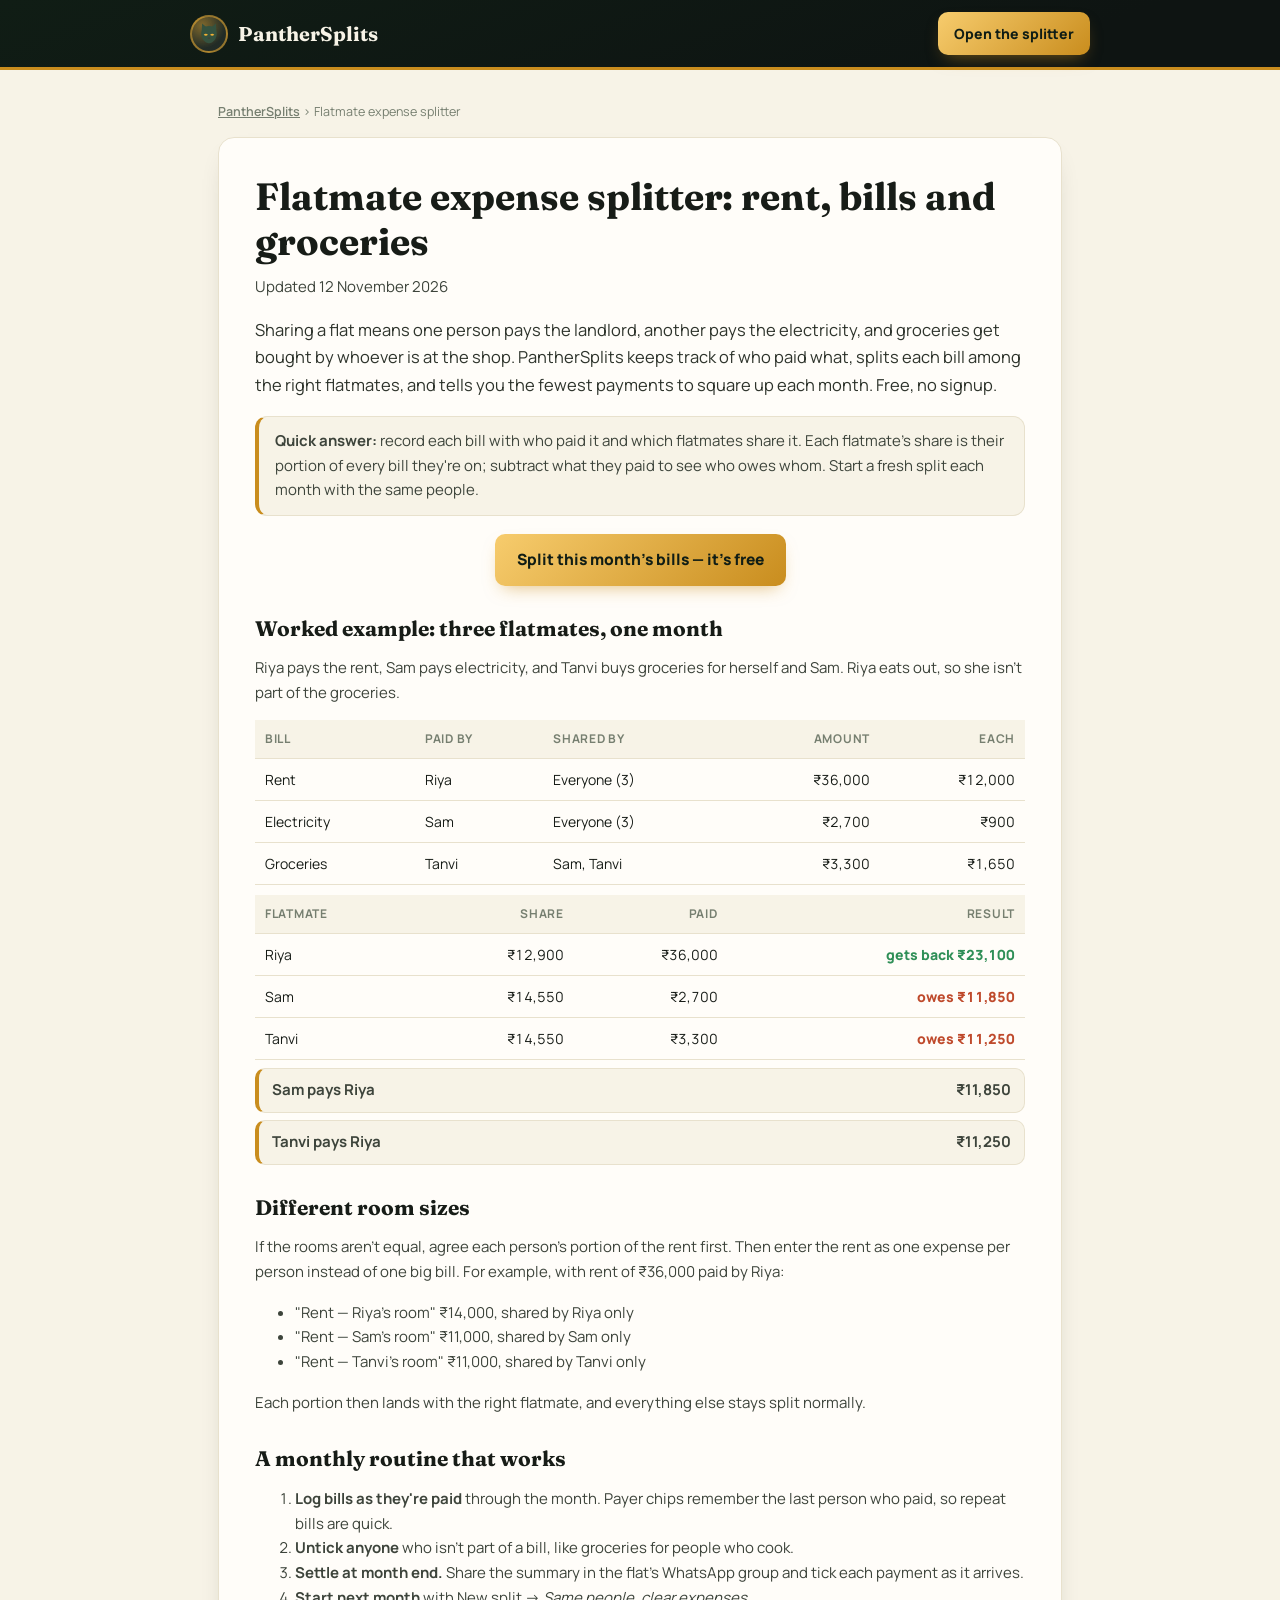
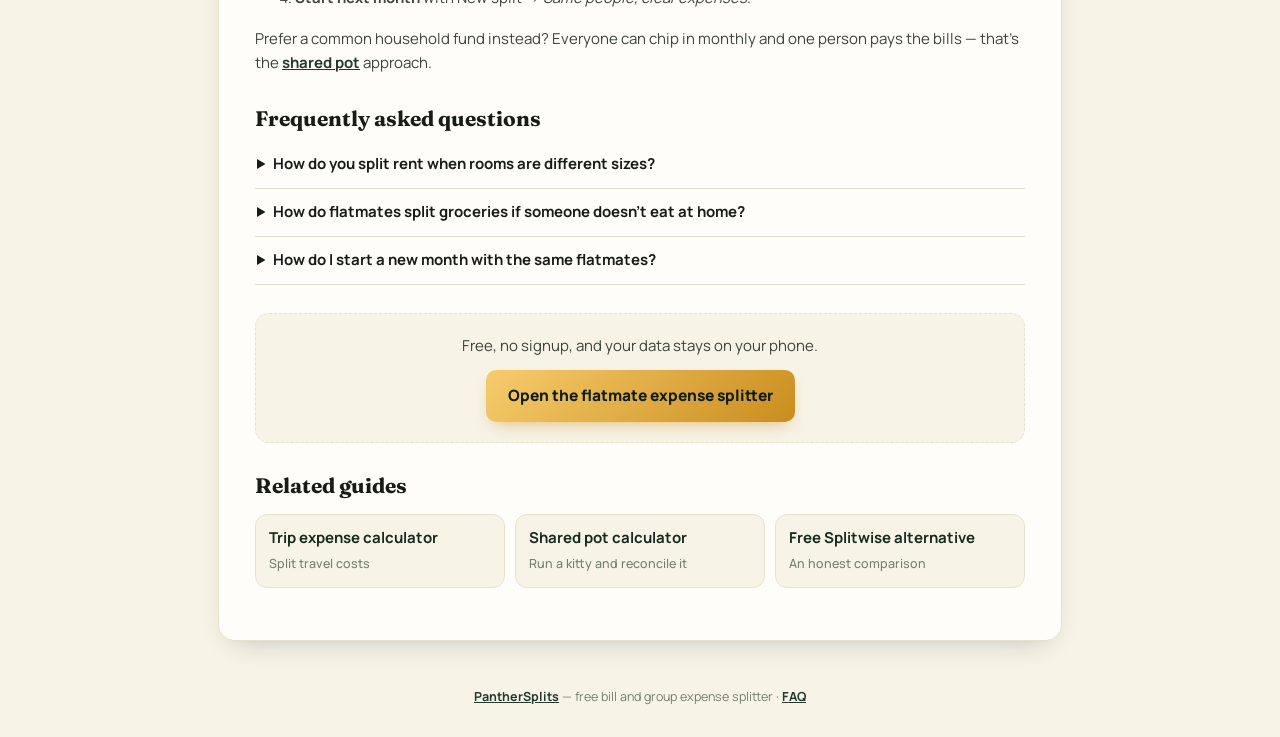
<file: flatmate-expense-splitter.html>
<!DOCTYPE html>
<html lang="en-IN">
<head>
<meta charset="UTF-8">
<meta name="viewport" content="width=device-width, initial-scale=1.0">
<meta name="theme-color" content="#132018">
<title>Flatmate Expense Splitter: Rent &amp; Bills | PantherSplits</title>
<meta name="description" content="Free flatmate and roommate expense splitter. Split rent, electricity and groceries, handle different room sizes, and settle each month in a few payments.">
<meta name="robots" content="index, follow, max-image-preview:large">
<link rel="canonical" href="https://panthersplits.com/flatmate-expense-splitter.html">
<meta property="og:type" content="article">
<meta property="og:site_name" content="PantherSplits">
<meta property="og:title" content="Flatmate Expense Splitter — Rent, Bills &amp; Groceries">
<meta property="og:description" content="Split rent, electricity and groceries with flatmates, handle different room sizes, and settle each month in a few payments. Free, no signup.">
<meta property="og:url" content="https://panthersplits.com/flatmate-expense-splitter.html">
<meta property="og:image" content="https://panthersplits.com/og-image.png">
<meta property="og:locale" content="en_IN">
<meta name="twitter:card" content="summary_large_image">
<link rel="icon" type="image/png" href="icon-192.png">
<link rel="apple-touch-icon" href="apple-touch-icon.png">
<link rel="preconnect" href="https://fonts.googleapis.com">
<link rel="preconnect" href="https://fonts.gstatic.com" crossorigin>
<link rel="preload" as="style" href="https://fonts.googleapis.com/css2?family=Fraunces:opsz,wght@9..144,700&family=Manrope:wght@400;600;700;800&display=swap" onload="this.onload=null;this.rel='stylesheet'">
<link rel="stylesheet" href="guides.css">
<script type="application/ld+json">
{
 "@context":"https://schema.org",
 "@graph":[
  {"@type":"Article","headline":"Flatmate expense splitter: how to split rent, bills and groceries","description":"How flatmates and roommates can split rent, utilities and groceries fairly, including different room sizes and people who opt out of shared groceries.","inLanguage":"en-IN","datePublished":"2026-11-12","dateModified":"2026-11-12","image":"https://panthersplits.com/og-image.png","mainEntityOfPage":"https://panthersplits.com/flatmate-expense-splitter.html","author":{"@type":"Organization","name":"PantherSplits","url":"https://panthersplits.com/"},"publisher":{"@type":"Organization","name":"PantherSplits","url":"https://panthersplits.com/"}},
  {"@type":"BreadcrumbList","itemListElement":[{"@type":"ListItem","position":1,"name":"PantherSplits","item":"https://panthersplits.com/"},{"@type":"ListItem","position":2,"name":"Flatmate expense splitter","item":"https://panthersplits.com/flatmate-expense-splitter.html"}]},
  {"@type":"FAQPage","mainEntity":[
   {"@type":"Question","name":"How do you split rent when rooms are different sizes?","acceptedAnswer":{"@type":"Answer","text":"Agree each person's portion of the rent first, then enter the rent as one expense per person: for example \"Rent — Sam's room ₹11,000\" paid by whoever paid the landlord and shared only by Sam. Each portion then lands with the right person."}},
   {"@type":"Question","name":"How do flatmates split groceries if someone doesn't eat at home?","acceptedAnswer":{"@type":"Answer","text":"Split each grocery bill only among the flatmates who share the food. Anyone who opts out is simply left off that expense, so they don't pay for it."}},
   {"@type":"Question","name":"How do I start a new month with the same flatmates?","acceptedAnswer":{"@type":"Answer","text":"Tap New split and choose Same people, clear expenses. Everyone stays in the group and the month's expenses start from zero. You can undo it for a few seconds if you tap it by mistake."}}
  ]}
 ]
}
</script>
</head>
<body>
<header class="topbar"><div class="topbar-inner">
 <a class="brand" href="./" aria-label="PantherSplits home"><svg viewBox="0 0 64 64" aria-hidden="true"><path d="M14 24 L15 6 L29 18 Z" fill="#34523f"/><path d="M50 24 L49 6 L35 18 Z" fill="#34523f"/><path d="M32 12 C18 12 12 22 13 33 C14 44 22 54 32 55 C42 54 50 44 51 33 C52 22 46 12 32 12 Z" fill="#34523f"/><path d="M19 34 q5.2 -5.2 10.4 0 q-5.2 4.4 -10.4 0 Z" fill="#f2b134"/><path d="M45 34 q-5.2 -5.2 -10.4 0 q5.2 4.4 10.4 0 Z" fill="#f2b134"/><path d="M32 40 l-3.2 3.3 h6.4 Z" fill="#4a3430"/></svg>PantherSplits</a>
 <a class="cta" href="./?mode=split">Open the splitter</a>
</div></header>

<main class="page">
 <nav class="crumbs" aria-label="Breadcrumb"><a href="./">PantherSplits</a> › Flatmate expense splitter</nav>
 <article class="article">
  <h1>Flatmate expense splitter: rent, bills and groceries</h1>
  <p class="updated">Updated 12 November 2026</p>
  <p class="lede">Sharing a flat means one person pays the landlord, another pays the electricity, and groceries get bought by whoever is at the shop. PantherSplits keeps track of who paid what, splits each bill among the right flatmates, and tells you the fewest payments to square up each month. Free, no signup.</p>

  <div class="answer"><p><strong>Quick answer:</strong> record each bill with who paid it and which flatmates share it. Each flatmate's share is their portion of every bill they're on; subtract what they paid to see who owes whom. Start a fresh split each month with the same people.</p></div>

  <p style="text-align:center"><a class="cta big" href="./?mode=split">Split this month's bills — it's free</a></p>

  <h2>Worked example: three flatmates, one month</h2>
  <p>Riya pays the rent, Sam pays electricity, and Tanvi buys groceries for herself and Sam. Riya eats out, so she isn't part of the groceries.</p>
  <div class="table-wrap"><table>
   <thead><tr><th>Bill</th><th>Paid by</th><th>Shared by</th><th class="num">Amount</th><th class="num">Each</th></tr></thead>
   <tbody>
    <tr><td>Rent</td><td>Riya</td><td>Everyone (3)</td><td class="num">₹36,000</td><td class="num">₹12,000</td></tr>
    <tr><td>Electricity</td><td>Sam</td><td>Everyone (3)</td><td class="num">₹2,700</td><td class="num">₹900</td></tr>
    <tr><td>Groceries</td><td>Tanvi</td><td>Sam, Tanvi</td><td class="num">₹3,300</td><td class="num">₹1,650</td></tr>
   </tbody>
  </table></div>
  <div class="table-wrap"><table>
   <thead><tr><th>Flatmate</th><th class="num">Share</th><th class="num">Paid</th><th class="num">Result</th></tr></thead>
   <tbody>
    <tr><td>Riya</td><td class="num">₹12,900</td><td class="num">₹36,000</td><td class="num pay">gets back ₹23,100</td></tr>
    <tr><td>Sam</td><td class="num">₹14,550</td><td class="num">₹2,700</td><td class="num owe">owes ₹11,850</td></tr>
    <tr><td>Tanvi</td><td class="num">₹14,550</td><td class="num">₹3,300</td><td class="num owe">owes ₹11,250</td></tr>
   </tbody>
  </table></div>
  <ul class="settle"><li><span>Sam pays Riya</span><span>₹11,850</span></li><li><span>Tanvi pays Riya</span><span>₹11,250</span></li></ul>

  <h2>Different room sizes</h2>
  <p>If the rooms aren't equal, agree each person's portion of the rent first. Then enter the rent as one expense per person instead of one big bill. For example, with rent of ₹36,000 paid by Riya:</p>
  <ul>
   <li>"Rent — Riya's room" ₹14,000, shared by Riya only</li>
   <li>"Rent — Sam's room" ₹11,000, shared by Sam only</li>
   <li>"Rent — Tanvi's room" ₹11,000, shared by Tanvi only</li>
  </ul>
  <p>Each portion then lands with the right flatmate, and everything else stays split normally.</p>

  <h2>A monthly routine that works</h2>
  <ol>
   <li><strong>Log bills as they're paid</strong> through the month. Payer chips remember the last person who paid, so repeat bills are quick.</li>
   <li><strong>Untick anyone</strong> who isn't part of a bill, like groceries for people who cook.</li>
   <li><strong>Settle at month end.</strong> Share the summary in the flat's WhatsApp group and tick each payment as it arrives.</li>
   <li><strong>Start next month</strong> with New split → <em>Same people, clear expenses</em>.</li>
  </ol>
  <p>Prefer a common household fund instead? Everyone can chip in monthly and one person pays the bills — that's the <a href="shared-pot-calculator.html">shared pot</a> approach.</p>

  <h2>Frequently asked questions</h2>
  <div class="faq">
   <details><summary>How do you split rent when rooms are different sizes?</summary><p>Agree each person's portion of the rent first, then enter the rent as one expense per person: for example "Rent — Sam's room ₹11,000" paid by whoever paid the landlord and shared only by Sam. Each portion then lands with the right person.</p></details>
   <details><summary>How do flatmates split groceries if someone doesn't eat at home?</summary><p>Split each grocery bill only among the flatmates who share the food. Anyone who opts out is simply left off that expense, so they don't pay for it.</p></details>
   <details><summary>How do I start a new month with the same flatmates?</summary><p>Tap New split and choose Same people, clear expenses. Everyone stays in the group and the month's expenses start from zero. You can undo it for a few seconds if you tap it by mistake.</p></details>
  </div>

  <div class="cta-box"><p>Free, no signup, and your data stays on your phone.</p><a class="cta big" href="./?mode=split">Open the flatmate expense splitter</a></div>

  <h2>Related guides</h2>
  <ul class="related">
   <li><a href="trip-expense-calculator.html"><strong>Trip expense calculator</strong><span>Split travel costs</span></a></li>
   <li><a href="shared-pot-calculator.html"><strong>Shared pot calculator</strong><span>Run a kitty and reconcile it</span></a></li>
   <li><a href="splitwise-alternative.html"><strong>Free Splitwise alternative</strong><span>An honest comparison</span></a></li>
  </ul>
 </article>
</main>
<footer class="foot"><a href="./">PantherSplits</a> — free bill and group expense splitter · <a href="./#faq">FAQ</a></footer>
<script>if("serviceWorker" in navigator&&location.protocol!=="file:")addEventListener("load",()=>navigator.serviceWorker.register("sw.js").catch(()=>{}));</script>
</body>
</html>
</file>
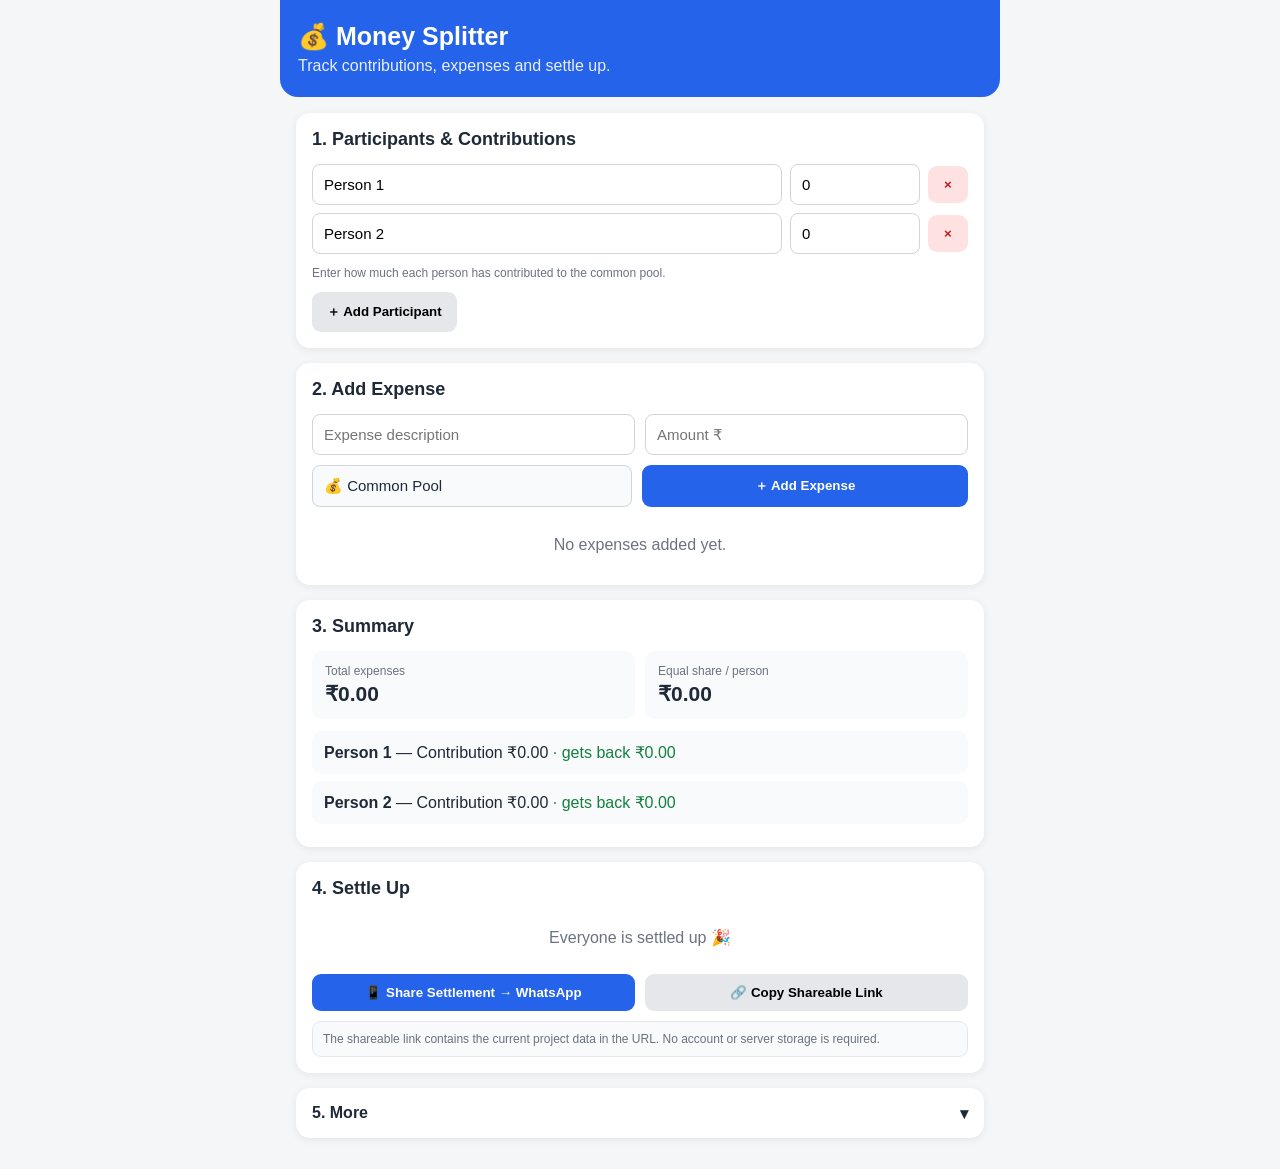
<file: money-splitter-phase1.html>
<!DOCTYPE html>
<html lang="en">
<head>
<meta charset="UTF-8">
<meta name="viewport" content="width=device-width, initial-scale=1.0">
<meta name="theme-color" content="#2563eb">
<meta name="description" content="Free group expense calculator. Track contributions, split expenses and see who owes whom. No signup required.">
<title>Money Splitter — Free Group Expense Calculator</title>
<style>
*{box-sizing:border-box}body{margin:0;font-family:Arial,sans-serif;background:#f4f6f8;color:#1f2937}
.app{max-width:720px;margin:auto;min-height:100vh;background:#f4f6f8}
header{background:#2563eb;color:white;padding:22px 18px;border-radius:0 0 18px 18px}
header h1{margin:0;font-size:25px}header p{margin:6px 0 0;opacity:.9}
main{padding:16px}.card{background:white;border-radius:14px;padding:16px;margin-bottom:15px;box-shadow:0 2px 8px #00000012}
h2{font-size:18px;margin:0 0 14px}.row{display:flex;gap:10px}.row>*{flex:1}
input,select{width:100%;padding:11px;border:1px solid #d1d5db;border-radius:8px;font-size:15px;background:white}
button{border:0;border-radius:9px;padding:11px 15px;font-weight:700;cursor:pointer}
.primary{background:#2563eb;color:#fff}.muted{background:#e5e7eb}.danger{background:#fee2e2;color:#b91c1c}
.participant{display:grid;grid-template-columns:1fr 130px 40px;gap:8px;margin-bottom:8px;align-items:center}
.expense{display:grid;grid-template-columns:1.4fr 100px 1fr 40px;gap:8px;margin-bottom:8px;align-items:center}
.small{font-size:12px;color:#6b7280}.money{font-weight:700}.summary{display:grid;grid-template-columns:1fr 1fr;gap:10px}
.stat{background:#f8fafc;padding:13px;border-radius:10px}.stat .value{font-size:21px;font-weight:700;margin-top:4px}
.balance{padding:12px;border-radius:10px;margin:7px 0;background:#f8fafc}.good{color:#15803d}.bad{color:#dc2626}
.settle{padding:13px;background:#eff6ff;border-left:4px solid #2563eb;border-radius:7px;margin:8px 0}
.empty{text-align:center;color:#6b7280;padding:15px}.share-actions{display:flex;gap:10px;margin-top:12px}.share-actions button{flex:1}.more summary{cursor:pointer;font-weight:700;list-style:none}.more summary::-webkit-details-marker{display:none}.more summary:after{content:"▾";float:right}.more[open] summary:after{content:"▴"}.more-body{margin-top:14px}.notice{background:#f8fafc;border:1px solid #e5e7eb;padding:10px;border-radius:9px;font-size:12px;color:#6b7280;margin-top:10px}
@media(max-width:560px){.share-actions{flex-direction:column}}
@media(max-width:560px){.row{flex-direction:column}.participant{grid-template-columns:1fr 100px 38px}.expense{grid-template-columns:1fr 90px}.expense select{grid-column:1}.expense button{grid-column:2;grid-row:1}}
</style>
</head>
<body>
<div class="app">
<header><h1>💰 Money Splitter</h1><p>Track contributions, expenses and settle up.</p></header>
<main>
<section class="card">
<h2>1. Participants & Contributions</h2>
<div id="participants"></div>
<p class="small">Enter how much each person has contributed to the common pool.</p>
<button class="muted" onclick="addParticipant()">＋ Add Participant</button>
</section>

<section class="card">
<h2>2. Add Expense</h2>
<div class="row">
<input id="desc" placeholder="Expense description">
<input id="amount" type="number" min="0" step="0.01" placeholder="Amount ₹">
</div>
<div class="row" style="margin-top:10px">
<div style="display:flex;align-items:center;padding:11px;border:1px solid #d1d5db;border-radius:8px;background:#f8fafc;font-size:15px">💰 Common Pool</div>
<button class="primary" onclick="addExpense()">＋ Add Expense</button>
</div>
<div id="expenses" style="margin-top:14px"></div>
</section>

<section class="card">
<h2>3. Summary</h2>
<div class="summary" id="stats"></div>
<div id="balances" style="margin-top:12px"></div>
</section>

<section class="card">
<h2>4. Settle Up</h2>
<div id="settlement"></div>
<div class="share-actions">
 <button class="primary" onclick="shareWhatsApp()">📱 Share Settlement → WhatsApp</button>
 <button class="muted" onclick="copyShareLink()">🔗 Copy Shareable Link</button>
</div>
<div class="notice">The shareable link contains the current project data in the URL. No account or server storage is required.</div>
</section>

<section class="card">
<details class="more">
 <summary>5. More</summary>
 <div class="more-body">
  <div class="row">
   <button class="muted" onclick="saveProject()">💾 Save Project</button>
   <button class="muted" onclick="document.getElementById('importFile').click()">📂 Import Project</button>
   <input id="importFile" type="file" accept=".json,application/json" style="display:none" onchange="importProject(event)">
  </div>
  <p class="small" style="margin-top:10px">Save an event, tour or party as a JSON file and import it later. Contributions are stored separately from expenses.</p>
  <button class="danger" onclick="resetApp()">Reset Everything</button>
 </div>
</details>
</section>
</main>
</div>

<script>
let data=JSON.parse(localStorage.getItem("moneySplitter")||"null")||{
 participants:[{id:1,name:"Person 1",upfront:0},{id:2,name:"Person 2",upfront:0}],
 expenses:[]
};

function save(){localStorage.setItem("moneySplitter",JSON.stringify(data))}
function esc(s){return String(s).replace(/[&<>"']/g,m=>({"&":"&amp;","<":"&lt;",">":"&gt;",'"':"&quot;","'":"&#039;"}[m]))}
function addParticipant(){data.participants.push({id:Date.now(),name:"Person "+(data.participants.length+1),upfront:0});save();render()}
function removeParticipant(id){
 if(data.participants.length<=1)return alert("At least one participant is required.");
 if(data.expenses.some(e=>e.paidBy===id))return alert("This person has expenses. Delete/reassign those expenses first.");
 data.participants=data.participants.filter(p=>p.id!==id);save();render()
}
function updateP(id,field,value){
 let p=data.participants.find(x=>x.id===id); if(field==="upfront") value=Number(value)||0;
 p[field]=value;save();calculate()
}
function renderParticipants(){
 let el=document.getElementById("participants");
 el.innerHTML=data.participants.map(p=>`
 <div class="participant">
 <input value="${esc(p.name)}" onchange="updateP(${p.id},'name',this.value)">
 <input type="number" min="0" step=".01" value="${p.upfront}" onchange="updateP(${p.id},'upfront',this.value)" title="Contribution to common pool">
 <button class="danger" onclick="removeParticipant(${p.id})">×</button>
 </div>`).join("");

}
function addExpense(){
 let desc=document.getElementById("desc").value.trim(),
     amount=Number(document.getElementById("amount").value);

 if(!desc||amount<=0)return alert("Enter a description and valid amount.");

 data.expenses.push({
   id:Date.now(),
   desc,
   amount,
   paidFrom:"pool"
 });

 document.getElementById("desc").value="";
 document.getElementById("amount").value="";
 save();
 render();
}

function removeExpense(id){data.expenses=data.expenses.filter(e=>e.id!==id);save();render()}
function renderExpenses(){
 let el=document.getElementById("expenses");

 if(!data.expenses.length){
   el.innerHTML='<div class="empty">No expenses added yet.</div>';
   return;
 }

 el.innerHTML=data.expenses.map(e=>{
   return `<div class="expense">
     <div>
       ${esc(e.desc)}
       <div class="small">Paid from Common Pool</div>
     </div>
     <div class="money">₹${Number(e.amount).toFixed(2)}</div>
     <div></div>
     <button class="danger" onclick="removeExpense(${e.id})">×</button>
   </div>`;
 }).join("");
}

function calculate(){
 let total=data.expenses.reduce((s,e)=>s+Number(e.amount||0),0),
     n=data.participants.length,
     share=n?total/n:0;

 let balances=data.participants.map(p=>{
   let contribution=Number(p.upfront)||0;

   return {
     ...p,
     contribution,
     balance:contribution-share
   };
 });

 document.getElementById("stats").innerHTML=`
   <div class="stat">
     <div class="small">Total expenses</div>
     <div class="value">₹${total.toFixed(2)}</div>
   </div>
   <div class="stat">
     <div class="small">Equal share / person</div>
     <div class="value">₹${share.toFixed(2)}</div>
   </div>`;

 document.getElementById("balances").innerHTML=balances.map(b=>`
   <div class="balance">
     <strong>${esc(b.name)}</strong>
     — Contribution ₹${b.contribution.toFixed(2)}
     <span class="${b.balance>=-.01?'good':'bad'}">
       · ${b.balance>=-.01?'gets back':'owes'} ₹${Math.abs(b.balance).toFixed(2)}
     </span>
   </div>`).join("");

 settle(balances);
}

function settle(bs){
 let debt=bs.filter(x=>x.balance<-.01).map(x=>({...x,rem:-x.balance})),credit=bs.filter(x=>x.balance>.01).map(x=>({...x,rem:x.balance}));
 let out=[],i=0,j=0;
 while(i<debt.length&&j<credit.length){let a=Math.min(debt[i].rem,credit[j].rem);out.push(`<div class="settle"><strong>${esc(debt[i].name)}</strong> pays <strong>${esc(credit[j].name)}</strong> <strong>₹${a.toFixed(2)}</strong></div>`);debt[i].rem-=a;credit[j].rem-=a;if(debt[i].rem<.01)i++;if(credit[j].rem<.01)j++}
 document.getElementById("settlement").innerHTML=out.length?out:'<div class="empty">Everyone is settled up 🎉</div>'
}
function encodeSharedData(){
 let payload={
  v:1,
  participants:data.participants.map(p=>({id:p.id,name:p.name,upfront:Number(p.upfront)||0})),
  expenses:data.expenses.map(e=>({id:e.id,desc:e.desc,amount:Number(e.amount)||0}))
 };
 let json=JSON.stringify(payload);
 let bytes=new TextEncoder().encode(json);
 let binary="";
 bytes.forEach(b=>binary+=String.fromCharCode(b));
 return btoa(binary).replace(/\+/g,"-").replace(/\//g,"_").replace(/=+$/g,"");
}

function decodeSharedData(encoded){
 let base64=encoded.replace(/-/g,"+").replace(/_/g,"/");
 while(base64.length%4)base64+="=";
 let binary=atob(base64), bytes=new Uint8Array(binary.length);
 for(let i=0;i<binary.length;i++)bytes[i]=binary.charCodeAt(i);
 let json=new TextDecoder().decode(bytes), payload=JSON.parse(json);
 if(!payload || payload.v!==1 || !Array.isArray(payload.participants) || !Array.isArray(payload.expenses))
  throw new Error("Invalid shared project.");
 if(!payload.participants.length)throw new Error("Shared project has no participants.");
 let ids=new Set(payload.participants.map(p=>p.id));
 payload.participants.forEach(p=>{
  if(p.id===undefined || typeof p.name!=="string")throw new Error("Invalid participant data.");
  p.upfront=Number(p.upfront)||0;
 });
 payload.expenses.forEach(e=>{
  if(e.id===undefined || typeof e.desc!=="string" || Number(e.amount)<=0)throw new Error("Invalid expense data.");
  e.amount=Number(e.amount);
  e.paidFrom="pool";
  delete e.paidBy;
 });
 return {participants:payload.participants,expenses:payload.expenses};
}

function getShareUrl(){
 return location.href.split("#")[0]+"#share="+encodeSharedData();
}

function getSettlementText(){
 let total=data.expenses.reduce((s,e)=>s+Number(e.amount||0),0),
     n=data.participants.length,
     share=n?total/n:0,
     balances=data.participants.map(p=>({
       name:p.name,
       balance:(Number(p.upfront)||0)-share
     })),
     debt=balances.filter(x=>x.balance<-.01).map(x=>({...x,rem:-x.balance})),
     credit=balances.filter(x=>x.balance>.01).map(x=>({...x,rem:x.balance}));
 let lines=[],i=0,j=0;
 while(i<debt.length&&j<credit.length){
  let a=Math.min(debt[i].rem,credit[j].rem);
  lines.push(`${debt[i].name} → ${credit[j].name}: ₹${a.toFixed(2)}`);
  debt[i].rem-=a; credit[j].rem-=a;
  if(debt[i].rem<.01)i++;
  if(credit[j].rem<.01)j++;
 }
 return [
  "💰 Money Splitter — Settlement",
  "",
  `Total expenses: ₹${total.toFixed(2)}`,
  `People: ${n}`,
  `Equal share: ₹${share.toFixed(2)}`,
  "",
  lines.length?lines.join("\n"):"Everyone is settled up 🎉",
  "",
  "Open this calculation:",
  getShareUrl()
 ].join("\n");
}

async function copyShareLink(){
 let url=getShareUrl();
 try{
  await navigator.clipboard.writeText(url);
  alert("Shareable link copied. You can paste it into WhatsApp or anywhere else.");
 }catch(e){
  prompt("Copy this shareable link:",url);
 }
}

function shareWhatsApp(){
 let text=getSettlementText();
 let url="https://wa.me/?text="+encodeURIComponent(text);
 window.open(url,"_blank","noopener,noreferrer");
}

function loadSharedProject(){
 let match=location.hash.match(/^#share=(.+)$/);
 if(!match)return false;
 try{
  let shared=decodeSharedData(match[1]);
  data=shared;
  return true;
 }catch(e){
  alert("This shared link could not be opened: "+e.message);
  history.replaceState(null,"",location.pathname+location.search);
  return false;
 }
}

function saveProject(){
 let project={
  app:"Money Splitter",
  version:1,
  exportedAt:new Date().toISOString(),
  participants:data.participants,
  expenses:data.expenses
 };
 let blob=new Blob([JSON.stringify(project,null,2)],{type:"application/json"});
 let url=URL.createObjectURL(blob);
 let a=document.createElement("a");
 a.href=url;
 a.download="money-splitter-"+new Date().toISOString().slice(0,10)+".json";
 document.body.appendChild(a);
 a.click();
 a.remove();
 URL.revokeObjectURL(url);
}

function importProject(event){
 let file=event.target.files[0];
 if(!file)return;

 let reader=new FileReader();

 reader.onload=function(){
  try{
   let imported=JSON.parse(reader.result);

   if(!imported || !Array.isArray(imported.participants) || !Array.isArray(imported.expenses))
    throw new Error("Invalid Money Splitter project file.");

   if(imported.participants.length===0)
    throw new Error("Project must contain at least one participant.");

   let ids=new Set(imported.participants.map(p=>p.id));

   imported.participants.forEach(p=>{
    if(p.id===undefined || typeof p.name!=="string")
     throw new Error("Invalid participant data.");
    p.upfront=Number(p.upfront)||0;
   });

   imported.expenses.forEach(e=>{
    if(e.id===undefined || typeof e.desc!=="string" || Number(e.amount)<=0)
     throw new Error("Invalid expense data.");
    e.amount=Number(e.amount);
    e.paidFrom="pool";
    delete e.paidBy;
   });

   if(!confirm("Import this project? Current data will be replaced."))
    return;

   data={
    participants:imported.participants,
    expenses:imported.expenses
   };

   save();
   render();
   alert("Project imported successfully.");
  }
  catch(err){
   alert("Could not import project: "+err.message);
  }
  finally{
   event.target.value="";
  }
 };

 reader.readAsText(file);
}

function resetApp(){if(confirm("Reset all participants and expenses?")){localStorage.removeItem("moneySplitter");history.replaceState(null,"",location.pathname+location.search);location.reload()}}
function render(){renderParticipants();renderExpenses();calculate()}
loadSharedProject();
render();
window.addEventListener("hashchange",()=>{
 if(location.hash.startsWith("#share=")){
  if(loadSharedProject())render();
 }
});
</script>
</body>
</html>
</file>
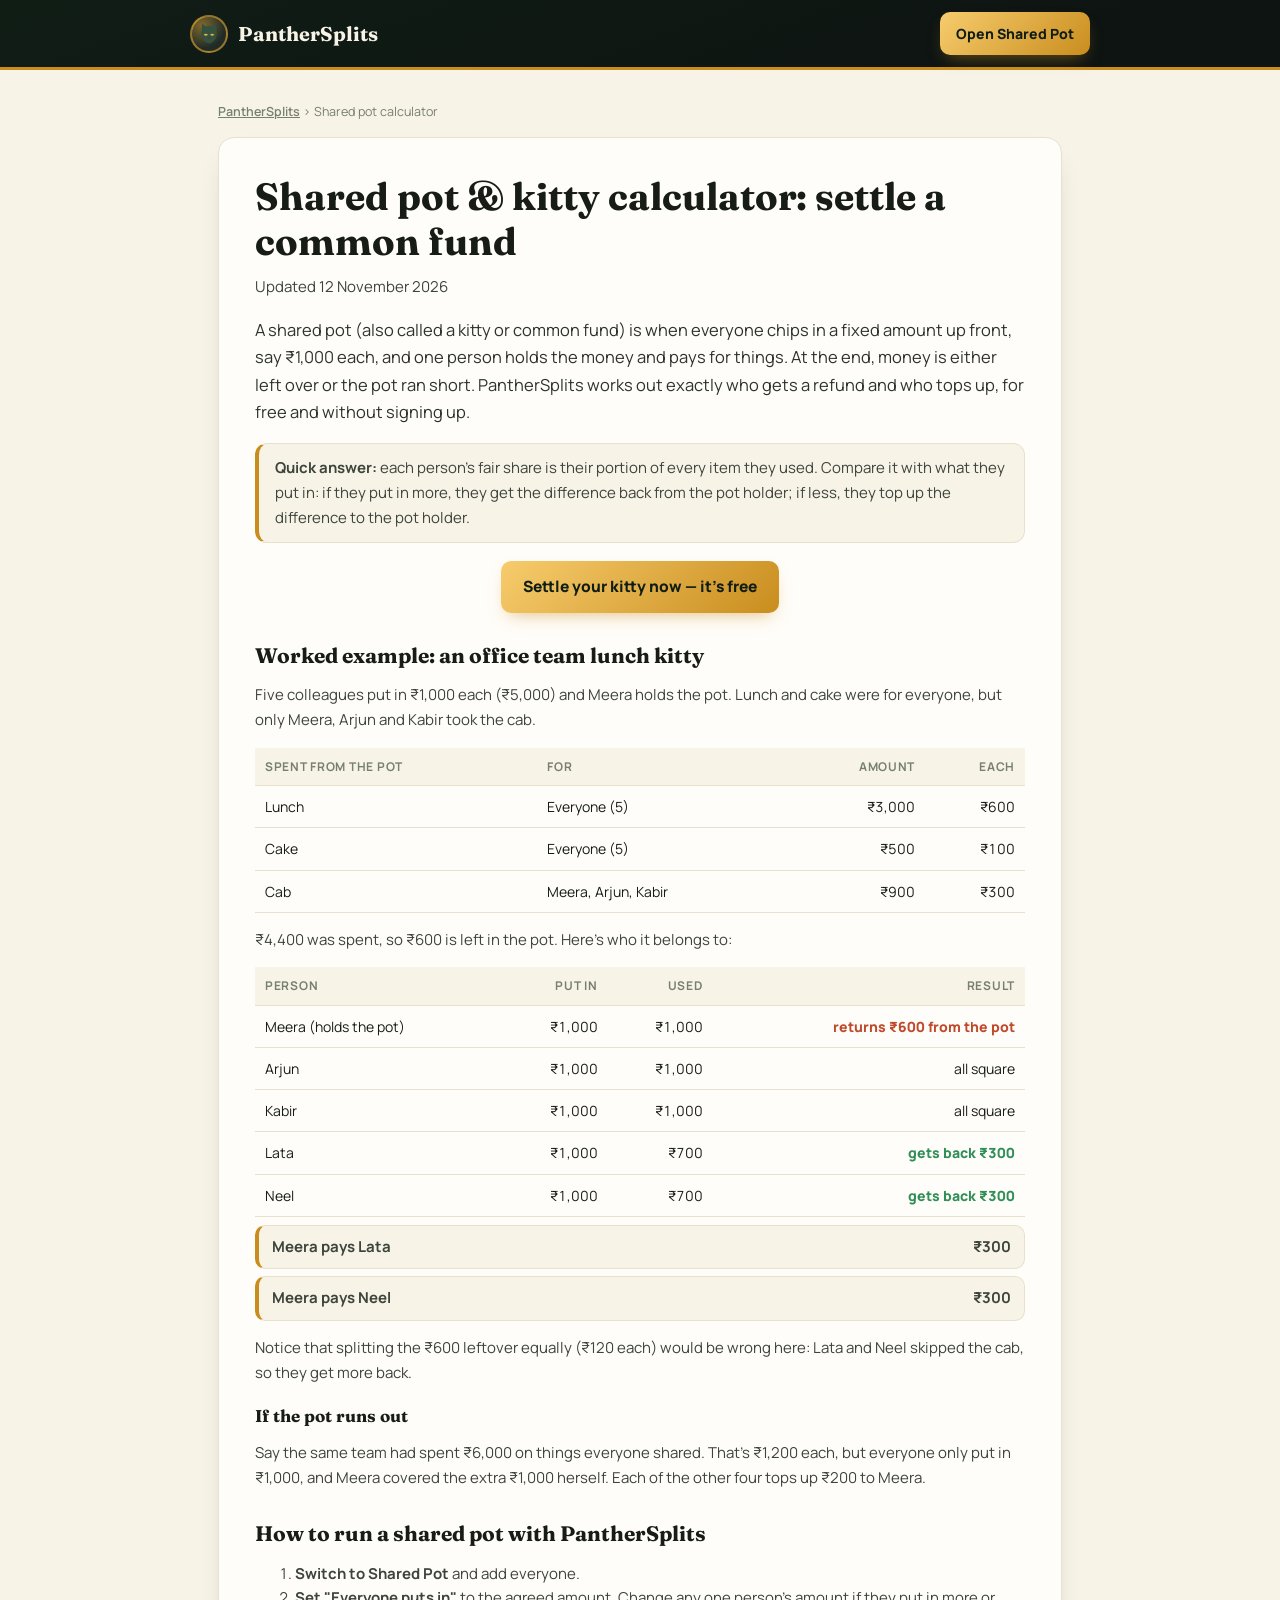
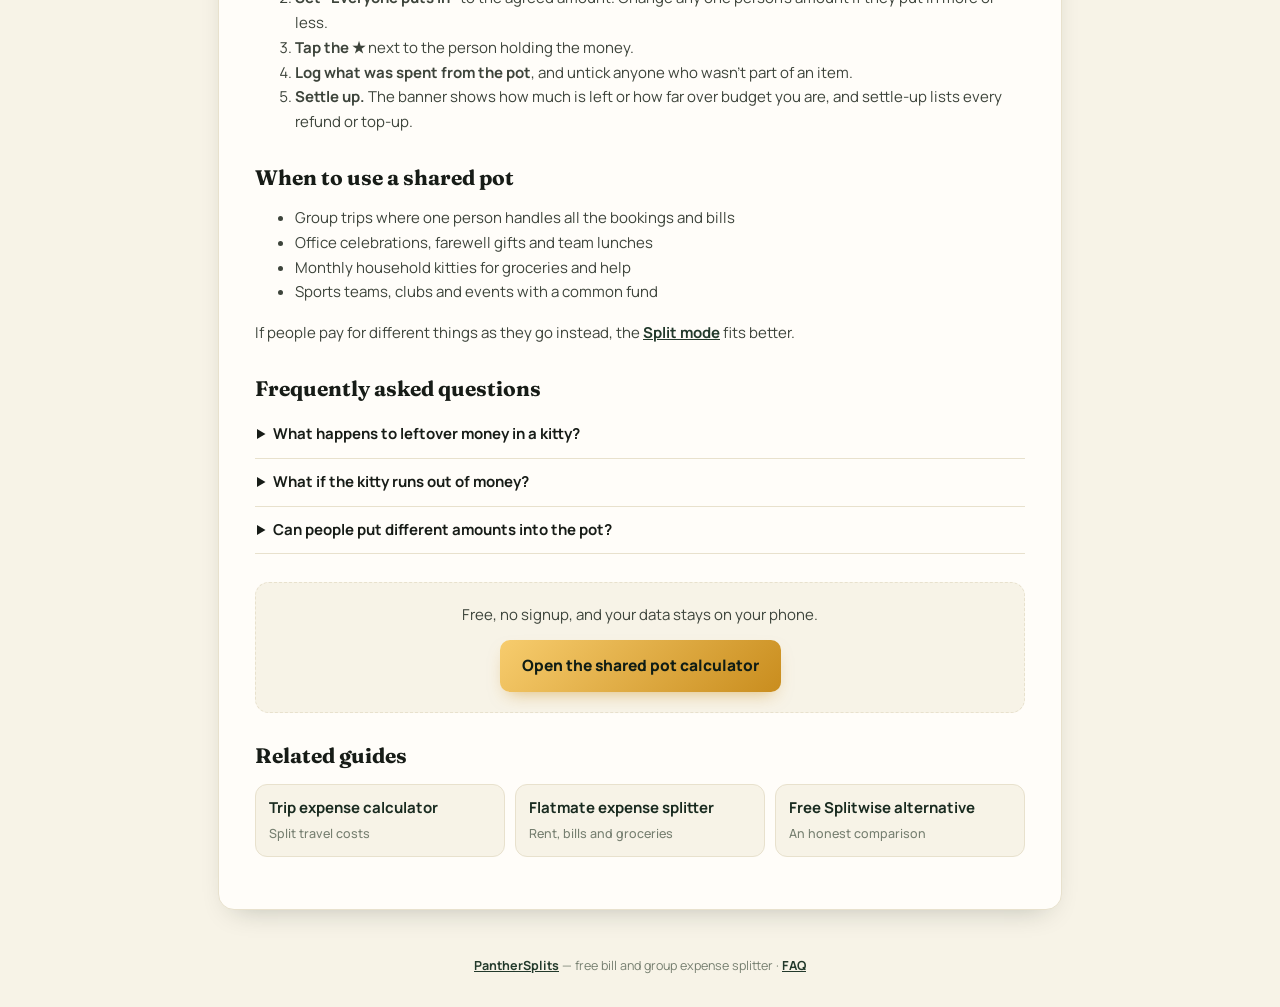
<file: shared-pot-calculator.html>
<!DOCTYPE html>
<html lang="en-IN">
<head>
<meta charset="UTF-8">
<meta name="viewport" content="width=device-width, initial-scale=1.0">
<meta name="theme-color" content="#132018">
<title>Kitty Calculator — Settle a Shared Pot | PantherSplits</title>
<meta name="description" content="Free kitty calculator: everyone chips in, one person holds the pot. Find who gets a refund if money is left, or who tops up if it was overspent. No signup.">
<meta name="robots" content="index, follow, max-image-preview:large">
<link rel="canonical" href="https://panthersplits.com/shared-pot-calculator.html">
<meta property="og:type" content="article">
<meta property="og:site_name" content="PantherSplits">
<meta property="og:title" content="Shared Pot &amp; Kitty Calculator — Settle a Common Fund">
<meta property="og:description" content="Everyone chips in, one person holds the pot. Find who gets a refund if money is left, or who tops up if it was overspent.">
<meta property="og:url" content="https://panthersplits.com/shared-pot-calculator.html">
<meta property="og:image" content="https://panthersplits.com/og-image.png">
<meta property="og:locale" content="en_IN">
<meta name="twitter:card" content="summary_large_image">
<link rel="icon" type="image/png" href="icon-192.png">
<link rel="apple-touch-icon" href="apple-touch-icon.png">
<link rel="preconnect" href="https://fonts.googleapis.com">
<link rel="preconnect" href="https://fonts.gstatic.com" crossorigin>
<link rel="preload" as="style" href="https://fonts.googleapis.com/css2?family=Fraunces:opsz,wght@9..144,700&family=Manrope:wght@400;600;700;800&display=swap" onload="this.onload=null;this.rel='stylesheet'">
<link rel="stylesheet" href="guides.css">
<script type="application/ld+json">
{
 "@context":"https://schema.org",
 "@graph":[
  {"@type":"Article","headline":"Shared pot and kitty calculator: how to settle a common fund","description":"How to settle a kitty or common fund where everyone chips in up front and one person holds the money, whether it was underspent or overspent.","inLanguage":"en-IN","datePublished":"2026-11-12","dateModified":"2026-11-12","image":"https://panthersplits.com/og-image.png","mainEntityOfPage":"https://panthersplits.com/shared-pot-calculator.html","author":{"@type":"Organization","name":"PantherSplits","url":"https://panthersplits.com/"},"publisher":{"@type":"Organization","name":"PantherSplits","url":"https://panthersplits.com/"}},
  {"@type":"BreadcrumbList","itemListElement":[{"@type":"ListItem","position":1,"name":"PantherSplits","item":"https://panthersplits.com/"},{"@type":"ListItem","position":2,"name":"Shared pot calculator","item":"https://panthersplits.com/shared-pot-calculator.html"}]},
  {"@type":"FAQPage","mainEntity":[
   {"@type":"Question","name":"What happens to leftover money in a kitty?","acceptedAnswer":{"@type":"Answer","text":"It goes back to the people who put it in, based on what each person actually used. Someone who skipped an item gets more back than someone who shared it. The person holding the pot pays out the refunds."}},
   {"@type":"Question","name":"What if the kitty runs out of money?","acceptedAnswer":{"@type":"Answer","text":"Whoever covered the extra spending is owed it. If the person holding the pot paid the extra from their own money, everyone else tops up their share of the overspend to that person."}},
   {"@type":"Question","name":"Can people put different amounts into the pot?","acceptedAnswer":{"@type":"Answer","text":"Yes. Set one amount for everyone, then change any person's amount individually. Each person's refund or top-up is worked out from what they actually put in and what they actually used."}}
  ]}
 ]
}
</script>
</head>
<body>
<header class="topbar"><div class="topbar-inner">
 <a class="brand" href="./" aria-label="PantherSplits home"><svg viewBox="0 0 64 64" aria-hidden="true"><path d="M14 24 L15 6 L29 18 Z" fill="#34523f"/><path d="M50 24 L49 6 L35 18 Z" fill="#34523f"/><path d="M32 12 C18 12 12 22 13 33 C14 44 22 54 32 55 C42 54 50 44 51 33 C52 22 46 12 32 12 Z" fill="#34523f"/><path d="M19 34 q5.2 -5.2 10.4 0 q-5.2 4.4 -10.4 0 Z" fill="#f2b134"/><path d="M45 34 q-5.2 -5.2 -10.4 0 q5.2 4.4 10.4 0 Z" fill="#f2b134"/><path d="M32 40 l-3.2 3.3 h6.4 Z" fill="#4a3430"/></svg>PantherSplits</a>
 <a class="cta" href="./?mode=pool">Open Shared Pot</a>
</div></header>

<main class="page">
 <nav class="crumbs" aria-label="Breadcrumb"><a href="./">PantherSplits</a> › Shared pot calculator</nav>
 <article class="article">
  <h1>Shared pot &amp; kitty calculator: settle a common fund</h1>
  <p class="updated">Updated 12 November 2026</p>
  <p class="lede">A shared pot (also called a kitty or common fund) is when everyone chips in a fixed amount up front, say ₹1,000 each, and one person holds the money and pays for things. At the end, money is either left over or the pot ran short. PantherSplits works out exactly who gets a refund and who tops up, for free and without signing up.</p>

  <div class="answer"><p><strong>Quick answer:</strong> each person's fair share is their portion of every item they used. Compare it with what they put in: if they put in more, they get the difference back from the pot holder; if less, they top up the difference to the pot holder.</p></div>

  <p style="text-align:center"><a class="cta big" href="./?mode=pool">Settle your kitty now — it's free</a></p>

  <h2>Worked example: an office team lunch kitty</h2>
  <p>Five colleagues put in ₹1,000 each (₹5,000) and Meera holds the pot. Lunch and cake were for everyone, but only Meera, Arjun and Kabir took the cab.</p>
  <div class="table-wrap"><table>
   <thead><tr><th>Spent from the pot</th><th>For</th><th class="num">Amount</th><th class="num">Each</th></tr></thead>
   <tbody>
    <tr><td>Lunch</td><td>Everyone (5)</td><td class="num">₹3,000</td><td class="num">₹600</td></tr>
    <tr><td>Cake</td><td>Everyone (5)</td><td class="num">₹500</td><td class="num">₹100</td></tr>
    <tr><td>Cab</td><td>Meera, Arjun, Kabir</td><td class="num">₹900</td><td class="num">₹300</td></tr>
   </tbody>
  </table></div>
  <p>₹4,400 was spent, so ₹600 is left in the pot. Here's who it belongs to:</p>
  <div class="table-wrap"><table>
   <thead><tr><th>Person</th><th class="num">Put in</th><th class="num">Used</th><th class="num">Result</th></tr></thead>
   <tbody>
    <tr><td>Meera (holds the pot)</td><td class="num">₹1,000</td><td class="num">₹1,000</td><td class="num owe">returns ₹600 from the pot</td></tr>
    <tr><td>Arjun</td><td class="num">₹1,000</td><td class="num">₹1,000</td><td class="num">all square</td></tr>
    <tr><td>Kabir</td><td class="num">₹1,000</td><td class="num">₹1,000</td><td class="num">all square</td></tr>
    <tr><td>Lata</td><td class="num">₹1,000</td><td class="num">₹700</td><td class="num pay">gets back ₹300</td></tr>
    <tr><td>Neel</td><td class="num">₹1,000</td><td class="num">₹700</td><td class="num pay">gets back ₹300</td></tr>
   </tbody>
  </table></div>
  <ul class="settle"><li><span>Meera pays Lata</span><span>₹300</span></li><li><span>Meera pays Neel</span><span>₹300</span></li></ul>
  <p>Notice that splitting the ₹600 leftover equally (₹120 each) would be wrong here: Lata and Neel skipped the cab, so they get more back.</p>

  <h3>If the pot runs out</h3>
  <p>Say the same team had spent ₹6,000 on things everyone shared. That's ₹1,200 each, but everyone only put in ₹1,000, and Meera covered the extra ₹1,000 herself. Each of the other four tops up ₹200 to Meera.</p>

  <h2>How to run a shared pot with PantherSplits</h2>
  <ol>
   <li><strong>Switch to Shared Pot</strong> and add everyone.</li>
   <li><strong>Set "Everyone puts in"</strong> to the agreed amount. Change any one person's amount if they put in more or less.</li>
   <li><strong>Tap the ★</strong> next to the person holding the money.</li>
   <li><strong>Log what was spent from the pot</strong>, and untick anyone who wasn't part of an item.</li>
   <li><strong>Settle up.</strong> The banner shows how much is left or how far over budget you are, and settle-up lists every refund or top-up.</li>
  </ol>

  <h2>When to use a shared pot</h2>
  <ul>
   <li>Group trips where one person handles all the bookings and bills</li>
   <li>Office celebrations, farewell gifts and team lunches</li>
   <li>Monthly household kitties for groceries and help</li>
   <li>Sports teams, clubs and events with a common fund</li>
  </ul>
  <p>If people pay for different things as they go instead, the <a href="trip-expense-calculator.html">Split mode</a> fits better.</p>

  <h2>Frequently asked questions</h2>
  <div class="faq">
   <details><summary>What happens to leftover money in a kitty?</summary><p>It goes back to the people who put it in, based on what each person actually used. Someone who skipped an item gets more back than someone who shared it. The person holding the pot pays out the refunds.</p></details>
   <details><summary>What if the kitty runs out of money?</summary><p>Whoever covered the extra spending is owed it. If the person holding the pot paid the extra from their own money, everyone else tops up their share of the overspend to that person.</p></details>
   <details><summary>Can people put different amounts into the pot?</summary><p>Yes. Set one amount for everyone, then change any person's amount individually. Each person's refund or top-up is worked out from what they actually put in and what they actually used.</p></details>
  </div>

  <div class="cta-box"><p>Free, no signup, and your data stays on your phone.</p><a class="cta big" href="./?mode=pool">Open the shared pot calculator</a></div>

  <h2>Related guides</h2>
  <ul class="related">
   <li><a href="trip-expense-calculator.html"><strong>Trip expense calculator</strong><span>Split travel costs</span></a></li>
   <li><a href="flatmate-expense-splitter.html"><strong>Flatmate expense splitter</strong><span>Rent, bills and groceries</span></a></li>
   <li><a href="splitwise-alternative.html"><strong>Free Splitwise alternative</strong><span>An honest comparison</span></a></li>
  </ul>
 </article>
</main>
<footer class="foot"><a href="./">PantherSplits</a> — free bill and group expense splitter · <a href="./#faq">FAQ</a></footer>
<script>if("serviceWorker" in navigator&&location.protocol!=="file:")addEventListener("load",()=>navigator.serviceWorker.register("sw.js").catch(()=>{}));</script>
</body>
</html>
</file>
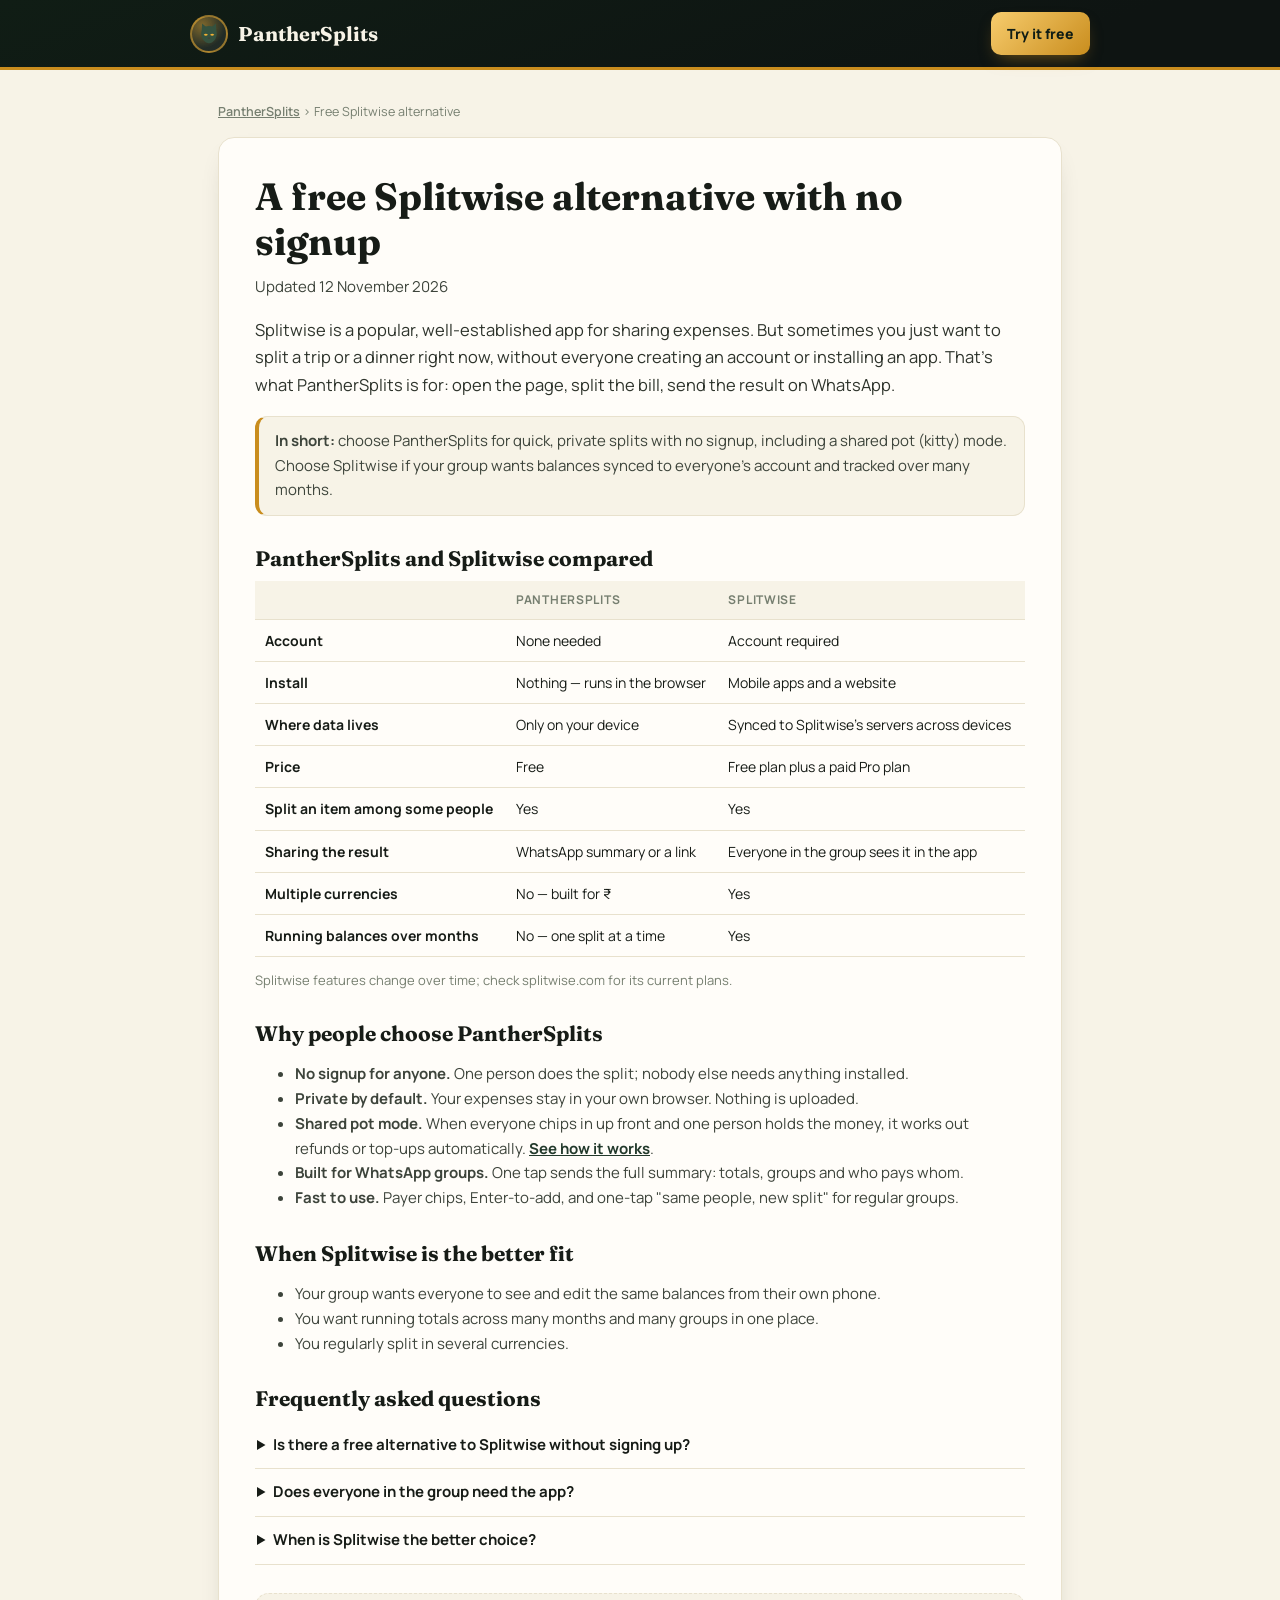
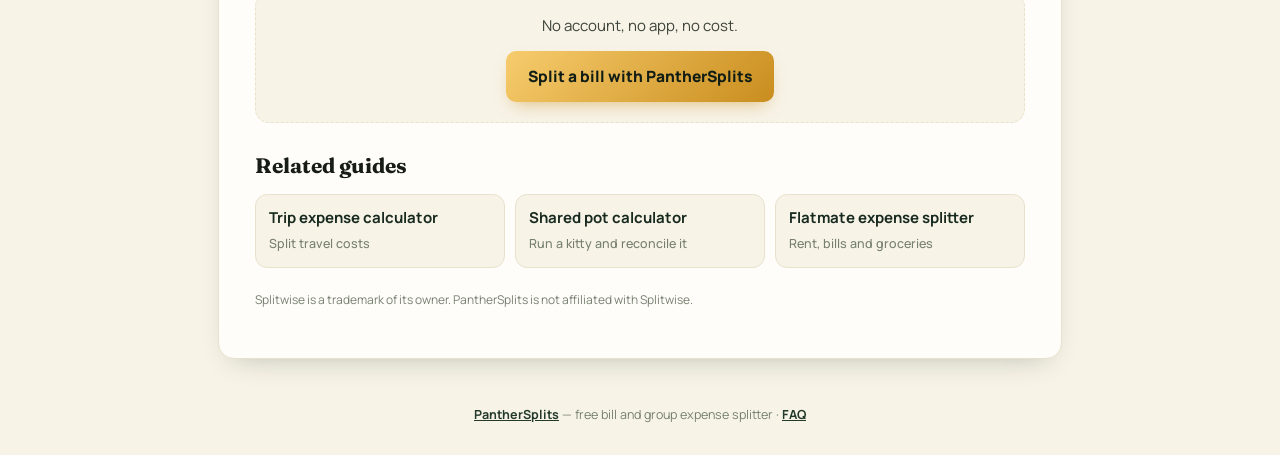
<file: splitwise-alternative.html>
<!DOCTYPE html>
<html lang="en-IN">
<head>
<meta charset="UTF-8">
<meta name="viewport" content="width=device-width, initial-scale=1.0">
<meta name="theme-color" content="#132018">
<title>Free Splitwise Alternative, No Signup or App | PantherSplits</title>
<meta name="description" content="Looking for a free Splitwise alternative? PantherSplits splits bills in your browser with no account or app. An honest comparison of when each one fits.">
<meta name="robots" content="index, follow, max-image-preview:large">
<link rel="canonical" href="https://panthersplits.com/splitwise-alternative.html">
<meta property="og:type" content="article">
<meta property="og:site_name" content="PantherSplits">
<meta property="og:title" content="Free Splitwise Alternative, No Signup or App">
<meta property="og:description" content="PantherSplits splits bills in your browser with no account or app. An honest comparison of when each one fits.">
<meta property="og:url" content="https://panthersplits.com/splitwise-alternative.html">
<meta property="og:image" content="https://panthersplits.com/og-image.png">
<meta property="og:locale" content="en_IN">
<meta name="twitter:card" content="summary_large_image">
<link rel="icon" type="image/png" href="icon-192.png">
<link rel="apple-touch-icon" href="apple-touch-icon.png">
<link rel="preconnect" href="https://fonts.googleapis.com">
<link rel="preconnect" href="https://fonts.gstatic.com" crossorigin>
<link rel="preload" as="style" href="https://fonts.googleapis.com/css2?family=Fraunces:opsz,wght@9..144,700&family=Manrope:wght@400;600;700;800&display=swap" onload="this.onload=null;this.rel='stylesheet'">
<link rel="stylesheet" href="guides.css">
<script type="application/ld+json">
{
 "@context":"https://schema.org",
 "@graph":[
  {"@type":"Article","headline":"A free Splitwise alternative with no signup: PantherSplits compared","description":"An honest comparison of PantherSplits and Splitwise for splitting group expenses, and when each one is the better fit.","inLanguage":"en-IN","datePublished":"2026-11-12","dateModified":"2026-11-12","image":"https://panthersplits.com/og-image.png","mainEntityOfPage":"https://panthersplits.com/splitwise-alternative.html","author":{"@type":"Organization","name":"PantherSplits","url":"https://panthersplits.com/"},"publisher":{"@type":"Organization","name":"PantherSplits","url":"https://panthersplits.com/"}},
  {"@type":"BreadcrumbList","itemListElement":[{"@type":"ListItem","position":1,"name":"PantherSplits","item":"https://panthersplits.com/"},{"@type":"ListItem","position":2,"name":"Free Splitwise alternative","item":"https://panthersplits.com/splitwise-alternative.html"}]},
  {"@type":"FAQPage","mainEntity":[
   {"@type":"Question","name":"Is there a free alternative to Splitwise without signing up?","acceptedAnswer":{"@type":"Answer","text":"Yes. PantherSplits is free and runs in your web browser with no account and no app to install. Open the page, add people and expenses, and share the result on WhatsApp."}},
   {"@type":"Question","name":"Does everyone in the group need the app?","acceptedAnswer":{"@type":"Answer","text":"No. One person can do the split and send the summary on WhatsApp, or share a link that opens the same split in anyone's browser."}},
   {"@type":"Question","name":"When is Splitwise the better choice?","acceptedAnswer":{"@type":"Answer","text":"Splitwise suits groups that want balances synced to everyone's account across devices, running totals over many months, or multiple currencies. PantherSplits suits one-off and recurring splits where you want no signup and your data kept on your own device."}}
  ]}
 ]
}
</script>
</head>
<body>
<header class="topbar"><div class="topbar-inner">
 <a class="brand" href="./" aria-label="PantherSplits home"><svg viewBox="0 0 64 64" aria-hidden="true"><path d="M14 24 L15 6 L29 18 Z" fill="#34523f"/><path d="M50 24 L49 6 L35 18 Z" fill="#34523f"/><path d="M32 12 C18 12 12 22 13 33 C14 44 22 54 32 55 C42 54 50 44 51 33 C52 22 46 12 32 12 Z" fill="#34523f"/><path d="M19 34 q5.2 -5.2 10.4 0 q-5.2 4.4 -10.4 0 Z" fill="#f2b134"/><path d="M45 34 q-5.2 -5.2 -10.4 0 q5.2 4.4 10.4 0 Z" fill="#f2b134"/><path d="M32 40 l-3.2 3.3 h6.4 Z" fill="#4a3430"/></svg>PantherSplits</a>
 <a class="cta" href="./">Try it free</a>
</div></header>

<main class="page">
 <nav class="crumbs" aria-label="Breadcrumb"><a href="./">PantherSplits</a> › Free Splitwise alternative</nav>
 <article class="article">
  <h1>A free Splitwise alternative with no signup</h1>
  <p class="updated">Updated 12 November 2026</p>
  <p class="lede">Splitwise is a popular, well-established app for sharing expenses. But sometimes you just want to split a trip or a dinner right now, without everyone creating an account or installing an app. That's what PantherSplits is for: open the page, split the bill, send the result on WhatsApp.</p>

  <div class="answer"><p><strong>In short:</strong> choose PantherSplits for quick, private splits with no signup, including a shared pot (kitty) mode. Choose Splitwise if your group wants balances synced to everyone's account and tracked over many months.</p></div>

  <h2>PantherSplits and Splitwise compared</h2>
  <div class="table-wrap"><table>
   <thead><tr><th></th><th>PantherSplits</th><th>Splitwise</th></tr></thead>
   <tbody>
    <tr><td><strong>Account</strong></td><td>None needed</td><td>Account required</td></tr>
    <tr><td><strong>Install</strong></td><td>Nothing — runs in the browser</td><td>Mobile apps and a website</td></tr>
    <tr><td><strong>Where data lives</strong></td><td>Only on your device</td><td>Synced to Splitwise's servers across devices</td></tr>
    <tr><td><strong>Price</strong></td><td>Free</td><td>Free plan plus a paid Pro plan</td></tr>
    <tr><td><strong>Split an item among some people</strong></td><td>Yes</td><td>Yes</td></tr>
    <tr><td><strong>Sharing the result</strong></td><td>WhatsApp summary or a link</td><td>Everyone in the group sees it in the app</td></tr>
    <tr><td><strong>Multiple currencies</strong></td><td>No — built for ₹</td><td>Yes</td></tr>
    <tr><td><strong>Running balances over months</strong></td><td>No — one split at a time</td><td>Yes</td></tr>
   </tbody>
  </table></div>
  <p style="font-size:13px;color:var(--muted)">Splitwise features change over time; check splitwise.com for its current plans.</p>

  <h2>Why people choose PantherSplits</h2>
  <ul>
   <li><strong>No signup for anyone.</strong> One person does the split; nobody else needs anything installed.</li>
   <li><strong>Private by default.</strong> Your expenses stay in your own browser. Nothing is uploaded.</li>
   <li><strong>Shared pot mode.</strong> When everyone chips in up front and one person holds the money, it works out refunds or top-ups automatically. <a href="shared-pot-calculator.html">See how it works</a>.</li>
   <li><strong>Built for WhatsApp groups.</strong> One tap sends the full summary: totals, groups and who pays whom.</li>
   <li><strong>Fast to use.</strong> Payer chips, Enter-to-add, and one-tap "same people, new split" for regular groups.</li>
  </ul>

  <h2>When Splitwise is the better fit</h2>
  <ul>
   <li>Your group wants everyone to see and edit the same balances from their own phone.</li>
   <li>You want running totals across many months and many groups in one place.</li>
   <li>You regularly split in several currencies.</li>
  </ul>

  <h2>Frequently asked questions</h2>
  <div class="faq">
   <details><summary>Is there a free alternative to Splitwise without signing up?</summary><p>Yes. PantherSplits is free and runs in your web browser with no account and no app to install. Open the page, add people and expenses, and share the result on WhatsApp.</p></details>
   <details><summary>Does everyone in the group need the app?</summary><p>No. One person can do the split and send the summary on WhatsApp, or share a link that opens the same split in anyone's browser.</p></details>
   <details><summary>When is Splitwise the better choice?</summary><p>Splitwise suits groups that want balances synced to everyone's account across devices, running totals over many months, or multiple currencies. PantherSplits suits one-off and recurring splits where you want no signup and your data kept on your own device.</p></details>
  </div>

  <div class="cta-box"><p>No account, no app, no cost.</p><a class="cta big" href="./">Split a bill with PantherSplits</a></div>

  <h2>Related guides</h2>
  <ul class="related">
   <li><a href="trip-expense-calculator.html"><strong>Trip expense calculator</strong><span>Split travel costs</span></a></li>
   <li><a href="shared-pot-calculator.html"><strong>Shared pot calculator</strong><span>Run a kitty and reconcile it</span></a></li>
   <li><a href="flatmate-expense-splitter.html"><strong>Flatmate expense splitter</strong><span>Rent, bills and groceries</span></a></li>
  </ul>
  <p style="font-size:12px;color:var(--muted);margin-top:22px">Splitwise is a trademark of its owner. PantherSplits is not affiliated with Splitwise.</p>
 </article>
</main>
<footer class="foot"><a href="./">PantherSplits</a> — free bill and group expense splitter · <a href="./#faq">FAQ</a></footer>
<script>if("serviceWorker" in navigator&&location.protocol!=="file:")addEventListener("load",()=>navigator.serviceWorker.register("sw.js").catch(()=>{}));</script>
</body>
</html>
</file>
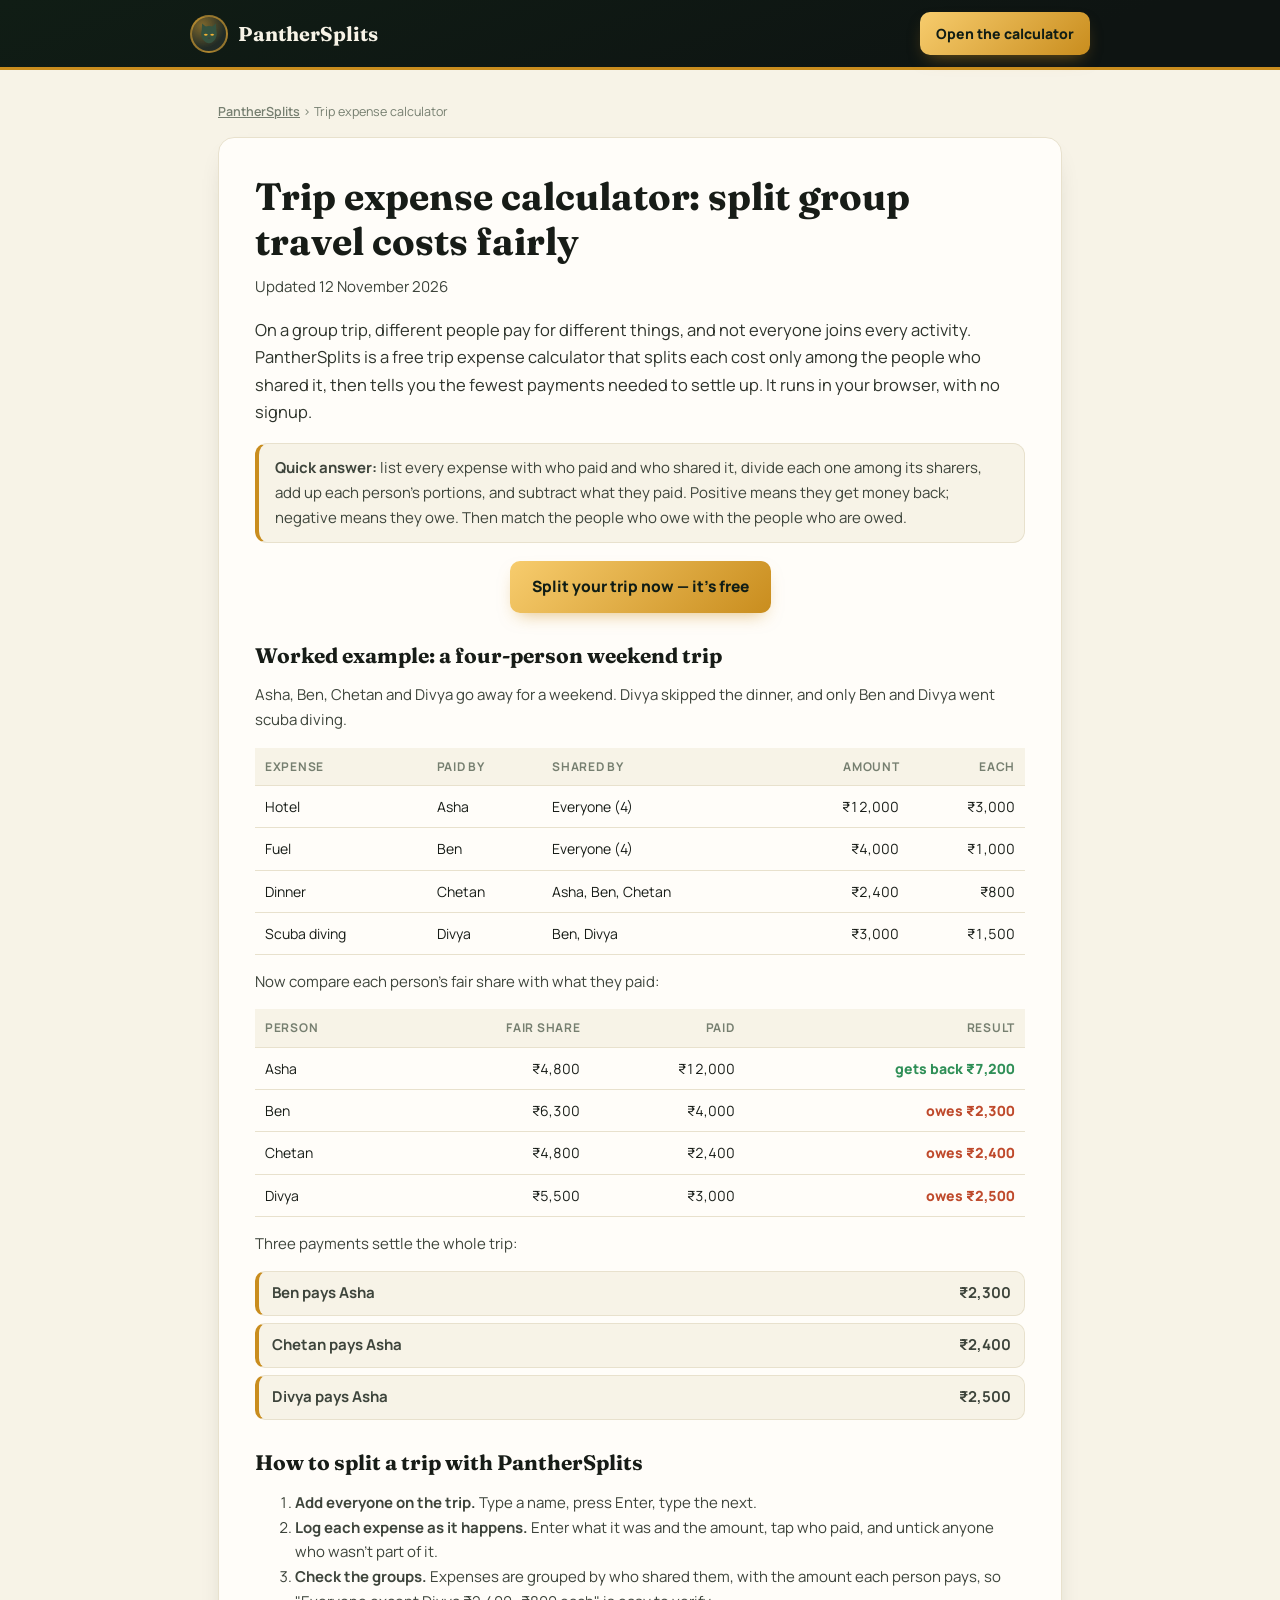
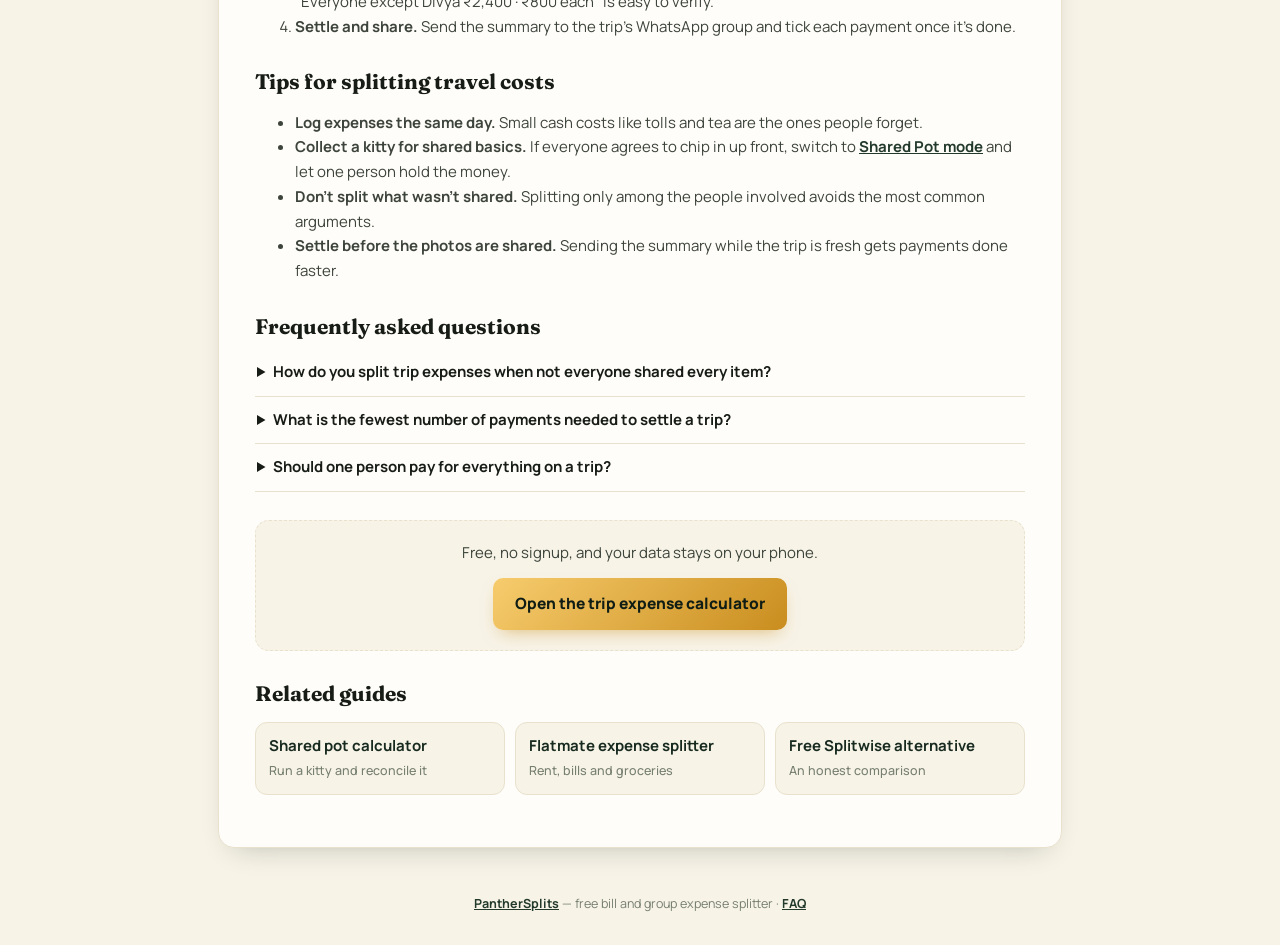
<file: trip-expense-calculator.html>
<!DOCTYPE html>
<html lang="en-IN">
<head>
<meta charset="UTF-8">
<meta name="viewport" content="width=device-width, initial-scale=1.0">
<meta name="theme-color" content="#132018">
<title>Trip Expense Calculator: Split Travel Costs | PantherSplits</title>
<meta name="description" content="Free trip expense calculator. Split hotel, fuel and food among friends, even items only some shared, and settle in the fewest payments. No signup.">
<meta name="robots" content="index, follow, max-image-preview:large">
<link rel="canonical" href="https://panthersplits.com/trip-expense-calculator.html">
<meta property="og:type" content="article">
<meta property="og:site_name" content="PantherSplits">
<meta property="og:title" content="Trip Expense Calculator — Split Group Travel Costs Free">
<meta property="og:description" content="Split hotel, fuel and food among friends, even items only some shared, and settle up in the fewest payments. Free, no signup.">
<meta property="og:url" content="https://panthersplits.com/trip-expense-calculator.html">
<meta property="og:image" content="https://panthersplits.com/og-image.png">
<meta property="og:locale" content="en_IN">
<meta name="twitter:card" content="summary_large_image">
<link rel="icon" type="image/png" href="icon-192.png">
<link rel="apple-touch-icon" href="apple-touch-icon.png">
<link rel="preconnect" href="https://fonts.googleapis.com">
<link rel="preconnect" href="https://fonts.gstatic.com" crossorigin>
<link rel="preload" as="style" href="https://fonts.googleapis.com/css2?family=Fraunces:opsz,wght@9..144,700&family=Manrope:wght@400;600;700;800&display=swap" onload="this.onload=null;this.rel='stylesheet'">
<link rel="stylesheet" href="guides.css">
<script type="application/ld+json">
{
 "@context":"https://schema.org",
 "@graph":[
  {"@type":"Article","headline":"Trip expense calculator: how to split group travel costs fairly","description":"How to split hotel, fuel, food and activities on a group trip, including items only some people shared, and settle up in the fewest payments.","inLanguage":"en-IN","datePublished":"2026-11-12","dateModified":"2026-11-12","image":"https://panthersplits.com/og-image.png","mainEntityOfPage":"https://panthersplits.com/trip-expense-calculator.html","author":{"@type":"Organization","name":"PantherSplits","url":"https://panthersplits.com/"},"publisher":{"@type":"Organization","name":"PantherSplits","url":"https://panthersplits.com/"}},
  {"@type":"BreadcrumbList","itemListElement":[{"@type":"ListItem","position":1,"name":"PantherSplits","item":"https://panthersplits.com/"},{"@type":"ListItem","position":2,"name":"Trip expense calculator","item":"https://panthersplits.com/trip-expense-calculator.html"}]},
  {"@type":"FAQPage","mainEntity":[
   {"@type":"Question","name":"How do you split trip expenses when not everyone shared every item?","acceptedAnswer":{"@type":"Answer","text":"Split each expense only among the people who shared it. Each person's fair share is the total of their portions across all items. Compare that with what they actually paid: the difference is what they owe or get back."}},
   {"@type":"Question","name":"What is the fewest number of payments needed to settle a trip?","acceptedAnswer":{"@type":"Answer","text":"At most one fewer than the number of people. PantherSplits matches the people who owe with the people who are owed, so a group of four never needs more than three payments, and often fewer."}},
   {"@type":"Question","name":"Should one person pay for everything on a trip?","acceptedAnswer":{"@type":"Answer","text":"It is simpler but not required. If everyone agrees to chip in a fixed amount first, use Shared Pot mode and let one person hold the money. If people pay as they go, use Split mode and record who paid each expense."}}
  ]}
 ]
}
</script>
</head>
<body>
<header class="topbar"><div class="topbar-inner">
 <a class="brand" href="./" aria-label="PantherSplits home"><svg viewBox="0 0 64 64" aria-hidden="true"><path d="M14 24 L15 6 L29 18 Z" fill="#34523f"/><path d="M50 24 L49 6 L35 18 Z" fill="#34523f"/><path d="M32 12 C18 12 12 22 13 33 C14 44 22 54 32 55 C42 54 50 44 51 33 C52 22 46 12 32 12 Z" fill="#34523f"/><path d="M19 34 q5.2 -5.2 10.4 0 q-5.2 4.4 -10.4 0 Z" fill="#f2b134"/><path d="M45 34 q-5.2 -5.2 -10.4 0 q5.2 4.4 10.4 0 Z" fill="#f2b134"/><path d="M32 40 l-3.2 3.3 h6.4 Z" fill="#4a3430"/></svg>PantherSplits</a>
 <a class="cta" href="./?mode=split">Open the calculator</a>
</div></header>

<main class="page">
 <nav class="crumbs" aria-label="Breadcrumb"><a href="./">PantherSplits</a> › Trip expense calculator</nav>
 <article class="article">
  <h1>Trip expense calculator: split group travel costs fairly</h1>
  <p class="updated">Updated 12 November 2026</p>
  <p class="lede">On a group trip, different people pay for different things, and not everyone joins every activity. PantherSplits is a free trip expense calculator that splits each cost only among the people who shared it, then tells you the fewest payments needed to settle up. It runs in your browser, with no signup.</p>

  <div class="answer"><p><strong>Quick answer:</strong> list every expense with who paid and who shared it, divide each one among its sharers, add up each person's portions, and subtract what they paid. Positive means they get money back; negative means they owe. Then match the people who owe with the people who are owed.</p></div>

  <p style="text-align:center"><a class="cta big" href="./?mode=split">Split your trip now — it's free</a></p>

  <h2>Worked example: a four-person weekend trip</h2>
  <p>Asha, Ben, Chetan and Divya go away for a weekend. Divya skipped the dinner, and only Ben and Divya went scuba diving.</p>
  <div class="table-wrap"><table>
   <thead><tr><th>Expense</th><th>Paid by</th><th>Shared by</th><th class="num">Amount</th><th class="num">Each</th></tr></thead>
   <tbody>
    <tr><td>Hotel</td><td>Asha</td><td>Everyone (4)</td><td class="num">₹12,000</td><td class="num">₹3,000</td></tr>
    <tr><td>Fuel</td><td>Ben</td><td>Everyone (4)</td><td class="num">₹4,000</td><td class="num">₹1,000</td></tr>
    <tr><td>Dinner</td><td>Chetan</td><td>Asha, Ben, Chetan</td><td class="num">₹2,400</td><td class="num">₹800</td></tr>
    <tr><td>Scuba diving</td><td>Divya</td><td>Ben, Divya</td><td class="num">₹3,000</td><td class="num">₹1,500</td></tr>
   </tbody>
  </table></div>
  <p>Now compare each person's fair share with what they paid:</p>
  <div class="table-wrap"><table>
   <thead><tr><th>Person</th><th class="num">Fair share</th><th class="num">Paid</th><th class="num">Result</th></tr></thead>
   <tbody>
    <tr><td>Asha</td><td class="num">₹4,800</td><td class="num">₹12,000</td><td class="num pay">gets back ₹7,200</td></tr>
    <tr><td>Ben</td><td class="num">₹6,300</td><td class="num">₹4,000</td><td class="num owe">owes ₹2,300</td></tr>
    <tr><td>Chetan</td><td class="num">₹4,800</td><td class="num">₹2,400</td><td class="num owe">owes ₹2,400</td></tr>
    <tr><td>Divya</td><td class="num">₹5,500</td><td class="num">₹3,000</td><td class="num owe">owes ₹2,500</td></tr>
   </tbody>
  </table></div>
  <p>Three payments settle the whole trip:</p>
  <ul class="settle"><li><span>Ben pays Asha</span><span>₹2,300</span></li><li><span>Chetan pays Asha</span><span>₹2,400</span></li><li><span>Divya pays Asha</span><span>₹2,500</span></li></ul>

  <h2>How to split a trip with PantherSplits</h2>
  <ol>
   <li><strong>Add everyone on the trip.</strong> Type a name, press Enter, type the next.</li>
   <li><strong>Log each expense as it happens.</strong> Enter what it was and the amount, tap who paid, and untick anyone who wasn't part of it.</li>
   <li><strong>Check the groups.</strong> Expenses are grouped by who shared them, with the amount each person pays, so "Everyone except Divya ₹2,400 · ₹800 each" is easy to verify.</li>
   <li><strong>Settle and share.</strong> Send the summary to the trip's WhatsApp group and tick each payment once it's done.</li>
  </ol>

  <h2>Tips for splitting travel costs</h2>
  <ul>
   <li><strong>Log expenses the same day.</strong> Small cash costs like tolls and tea are the ones people forget.</li>
   <li><strong>Collect a kitty for shared basics.</strong> If everyone agrees to chip in up front, switch to <a href="shared-pot-calculator.html">Shared Pot mode</a> and let one person hold the money.</li>
   <li><strong>Don't split what wasn't shared.</strong> Splitting only among the people involved avoids the most common arguments.</li>
   <li><strong>Settle before the photos are shared.</strong> Sending the summary while the trip is fresh gets payments done faster.</li>
  </ul>

  <h2>Frequently asked questions</h2>
  <div class="faq">
   <details><summary>How do you split trip expenses when not everyone shared every item?</summary><p>Split each expense only among the people who shared it. Each person's fair share is the total of their portions across all items. Compare that with what they actually paid: the difference is what they owe or get back.</p></details>
   <details><summary>What is the fewest number of payments needed to settle a trip?</summary><p>At most one fewer than the number of people. PantherSplits matches the people who owe with the people who are owed, so a group of four never needs more than three payments, and often fewer.</p></details>
   <details><summary>Should one person pay for everything on a trip?</summary><p>It is simpler but not required. If everyone agrees to chip in a fixed amount first, use Shared Pot mode and let one person hold the money. If people pay as they go, use Split mode and record who paid each expense.</p></details>
  </div>

  <div class="cta-box"><p>Free, no signup, and your data stays on your phone.</p><a class="cta big" href="./?mode=split">Open the trip expense calculator</a></div>

  <h2>Related guides</h2>
  <ul class="related">
   <li><a href="shared-pot-calculator.html"><strong>Shared pot calculator</strong><span>Run a kitty and reconcile it</span></a></li>
   <li><a href="flatmate-expense-splitter.html"><strong>Flatmate expense splitter</strong><span>Rent, bills and groceries</span></a></li>
   <li><a href="splitwise-alternative.html"><strong>Free Splitwise alternative</strong><span>An honest comparison</span></a></li>
  </ul>
 </article>
</main>
<footer class="foot"><a href="./">PantherSplits</a> — free bill and group expense splitter · <a href="./#faq">FAQ</a></footer>
<script>if("serviceWorker" in navigator&&location.protocol!=="file:")addEventListener("load",()=>navigator.serviceWorker.register("sw.js").catch(()=>{}));</script>
</body>
</html>
</file>
<file: guides.css>
/* Shared styles for PantherSplits guide pages */
:root{--panther:#0e1412;--jungle-900:#101d15;--jungle-800:#182a1f;--jungle-700:#22392b;--jungle-600:#2d4b39;--amber:#f2b134;--amber-soft:#f7cc6d;--amber-deep:#c98d1e;--leaf:#5fae7c;--cream:#f7f3e7;--paper:#fffdf9;--ink:#171c17;--muted:#767f70;--line:#e8e1cd;--good:#2f8f57;--bad:#bf4a2c}
*{box-sizing:border-box}
body{margin:0;background:var(--cream);color:var(--ink);font-family:'Manrope',-apple-system,BlinkMacSystemFont,'Segoe UI',Roboto,Arial,sans-serif;-webkit-font-smoothing:antialiased;line-height:1.65}
h1,h2,h3{font-family:'Fraunces',Georgia,serif;line-height:1.2}
a{color:var(--jungle-700);font-weight:700}
.topbar{background:linear-gradient(160deg,var(--jungle-900),var(--panther) 80%);border-bottom:3px solid var(--amber-deep);padding:12px clamp(16px,3vw,28px)}
.topbar-inner{max-width:900px;margin:0 auto;display:flex;align-items:center;justify-content:space-between;gap:12px}
.brand{display:flex;align-items:center;gap:10px;color:var(--cream);text-decoration:none;font-family:'Fraunces',Georgia,serif;font-size:20px;font-weight:700}
.brand svg{width:38px;height:38px;border-radius:50%;border:2px solid rgba(242,177,52,.55);padding:4px;background:radial-gradient(circle at 30% 25%,rgba(242,177,52,.45),rgba(242,177,52,0) 65%),rgba(255,255,255,.08)}
.cta{display:inline-flex;align-items:center;gap:7px;background:linear-gradient(135deg,var(--amber-soft),var(--amber-deep));color:var(--jungle-900);text-decoration:none;font-weight:800;font-size:14px;padding:10px 16px;border-radius:10px;box-shadow:0 8px 18px -8px rgba(201,141,30,.6)}
.cta.big{font-size:15.5px;padding:13px 22px}
.page{max-width:900px;margin:0 auto;padding:clamp(16px,3vw,28px)}
.crumbs{font-size:12.5px;color:var(--muted);margin:4px 0 14px}
.crumbs a{color:var(--muted);font-weight:600}
.article{background:var(--paper);border:1px solid var(--line);border-radius:16px;padding:clamp(18px,4vw,36px);box-shadow:0 12px 28px -16px rgba(16,29,21,.30)}
.article h1{font-size:clamp(26px,4vw,38px);margin:0 0 10px}
.article h2{font-size:21px;margin:30px 0 10px}
.article h3{font-size:17px;margin:20px 0 6px}
.article p,.article li{font-size:15px;color:#3d443b}
.lede{font-size:16.5px!important;color:#2d332b!important}
.updated{font-size:12.5px;color:var(--muted);margin:0 0 16px}
.answer{background:var(--cream);border:1px solid var(--line);border-left:4px solid var(--amber-deep);border-radius:12px;padding:12px 16px;margin:18px 0}
.answer p{margin:0}
.table-wrap{overflow-x:auto;margin:10px 0 6px}
table{border-collapse:collapse;width:100%;font-size:14px;min-width:420px}
th,td{border-bottom:1px solid var(--line);padding:9px 10px;text-align:left;vertical-align:top}
th{background:var(--cream);font-size:12px;text-transform:uppercase;letter-spacing:.06em;color:var(--muted)}
td.num,th.num{text-align:right;font-variant-numeric:tabular-nums;white-space:nowrap}
.pay{color:var(--good);font-weight:800}
.owe{color:var(--bad);font-weight:800}
.settle{list-style:none;padding:0;margin:8px 0}
.settle li{background:var(--cream);border:1px solid var(--line);border-left:4px solid var(--amber-deep);border-radius:10px;padding:9px 13px;margin-bottom:7px;display:flex;justify-content:space-between;gap:10px;font-weight:700}
.cta-box{margin:28px 0 6px;text-align:center;background:var(--cream);border:1px dashed var(--line);border-radius:14px;padding:20px}
.cta-box p{margin:0 0 12px}
.faq details{border-bottom:1px solid var(--line);padding:11px 2px}
.faq summary{cursor:pointer;font-weight:700;font-size:15px}
.faq details p{margin:6px 0 0}
.related{display:grid;grid-template-columns:repeat(auto-fill,minmax(200px,1fr));gap:10px;list-style:none;padding:0}
.related a{display:block;background:var(--cream);border:1px solid var(--line);border-radius:12px;padding:11px 13px;text-decoration:none;color:var(--ink)}
.related a strong{display:block;color:var(--jungle-800)}
.related a span{font-size:12.5px;color:var(--muted);font-weight:500}
.foot{text-align:center;color:var(--muted);font-size:12.5px;padding:18px 10px 30px}
.foot a{font-weight:700}
@media (max-width:560px){.topbar .cta{padding:8px 11px;font-size:13px}}
</file>
